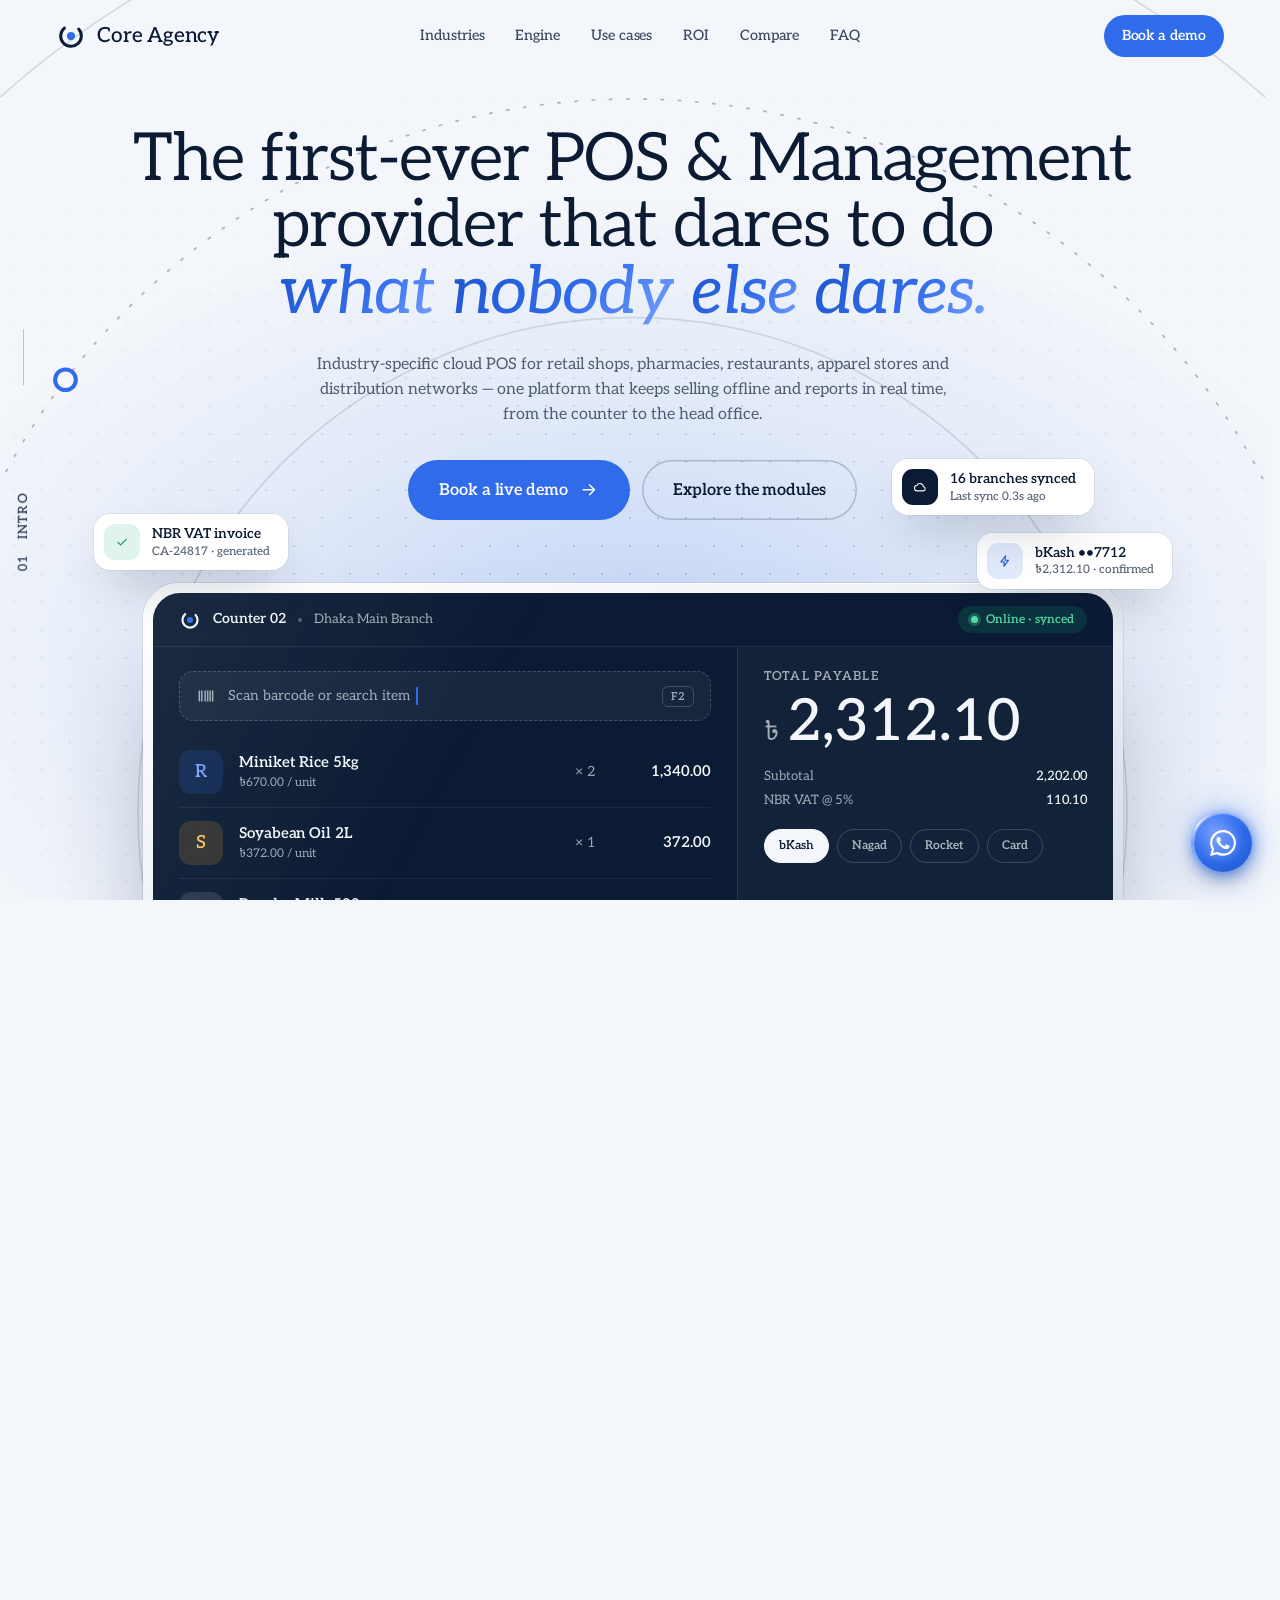
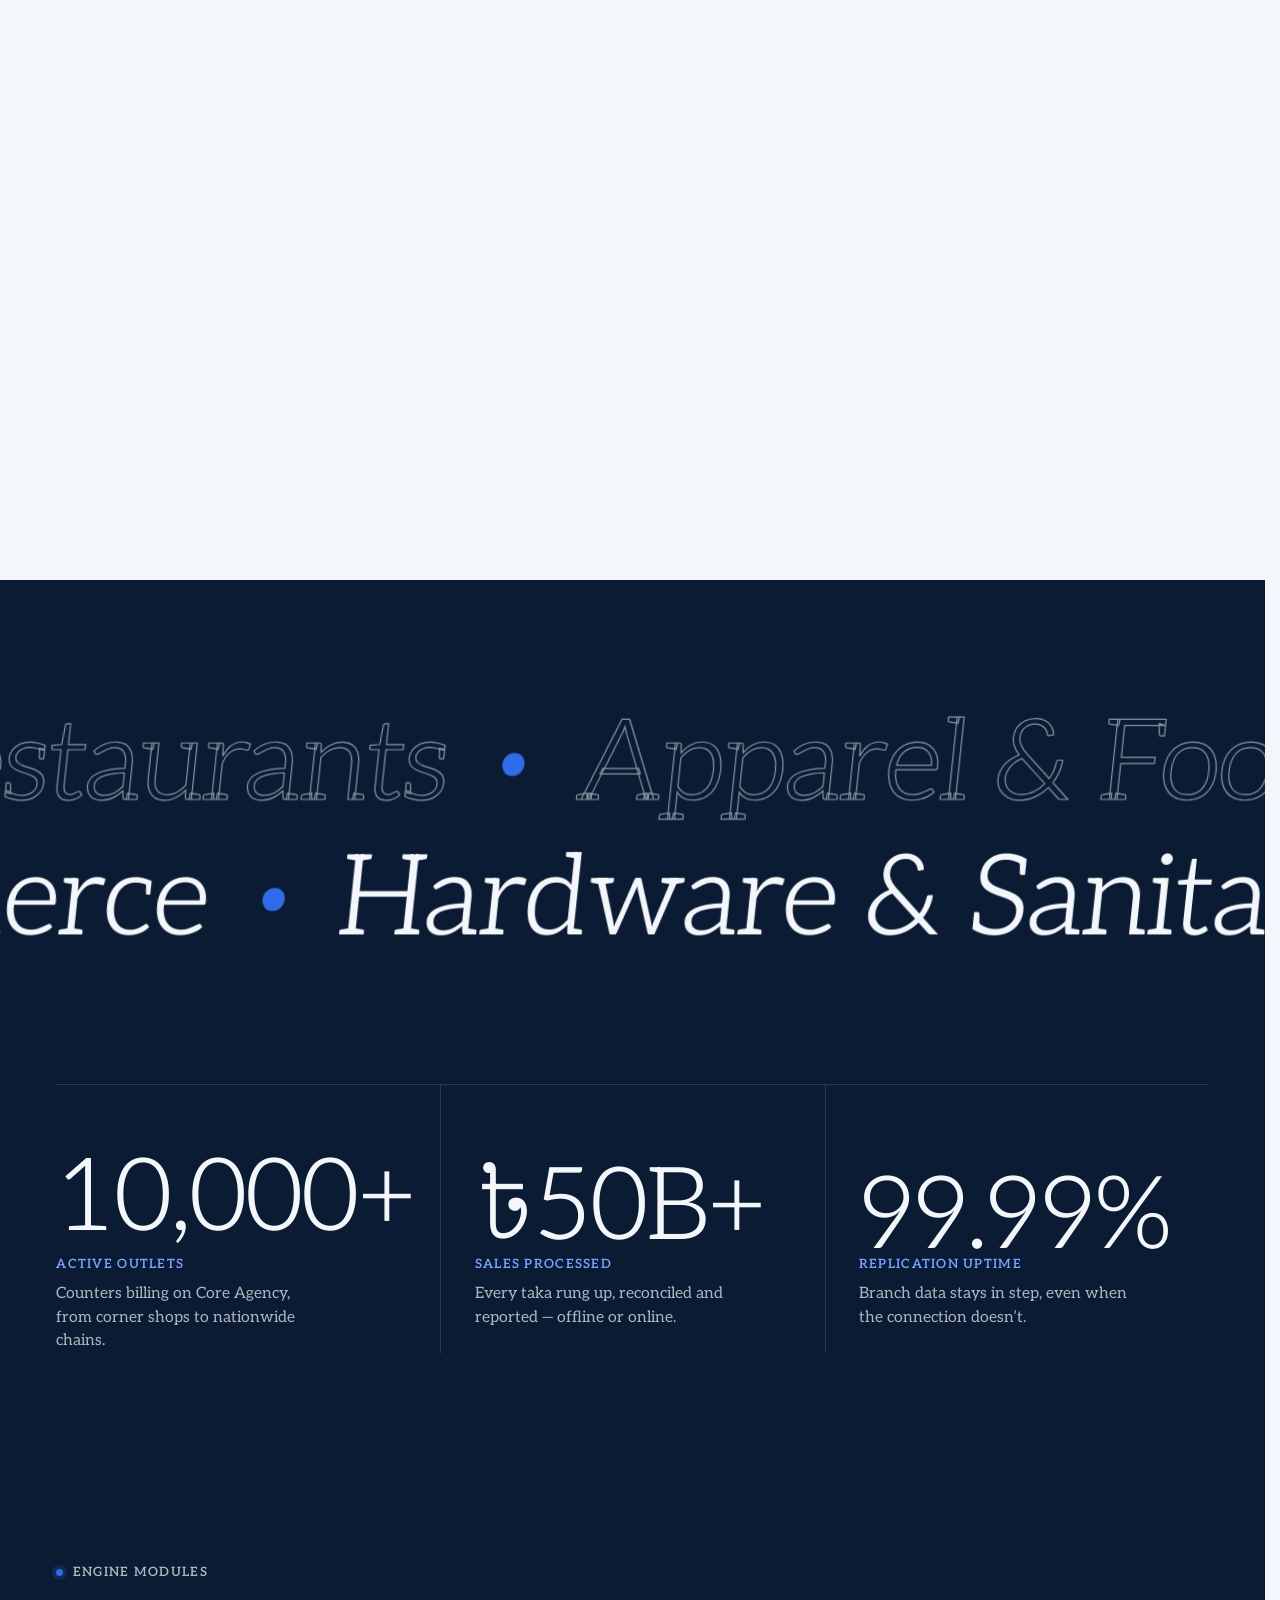
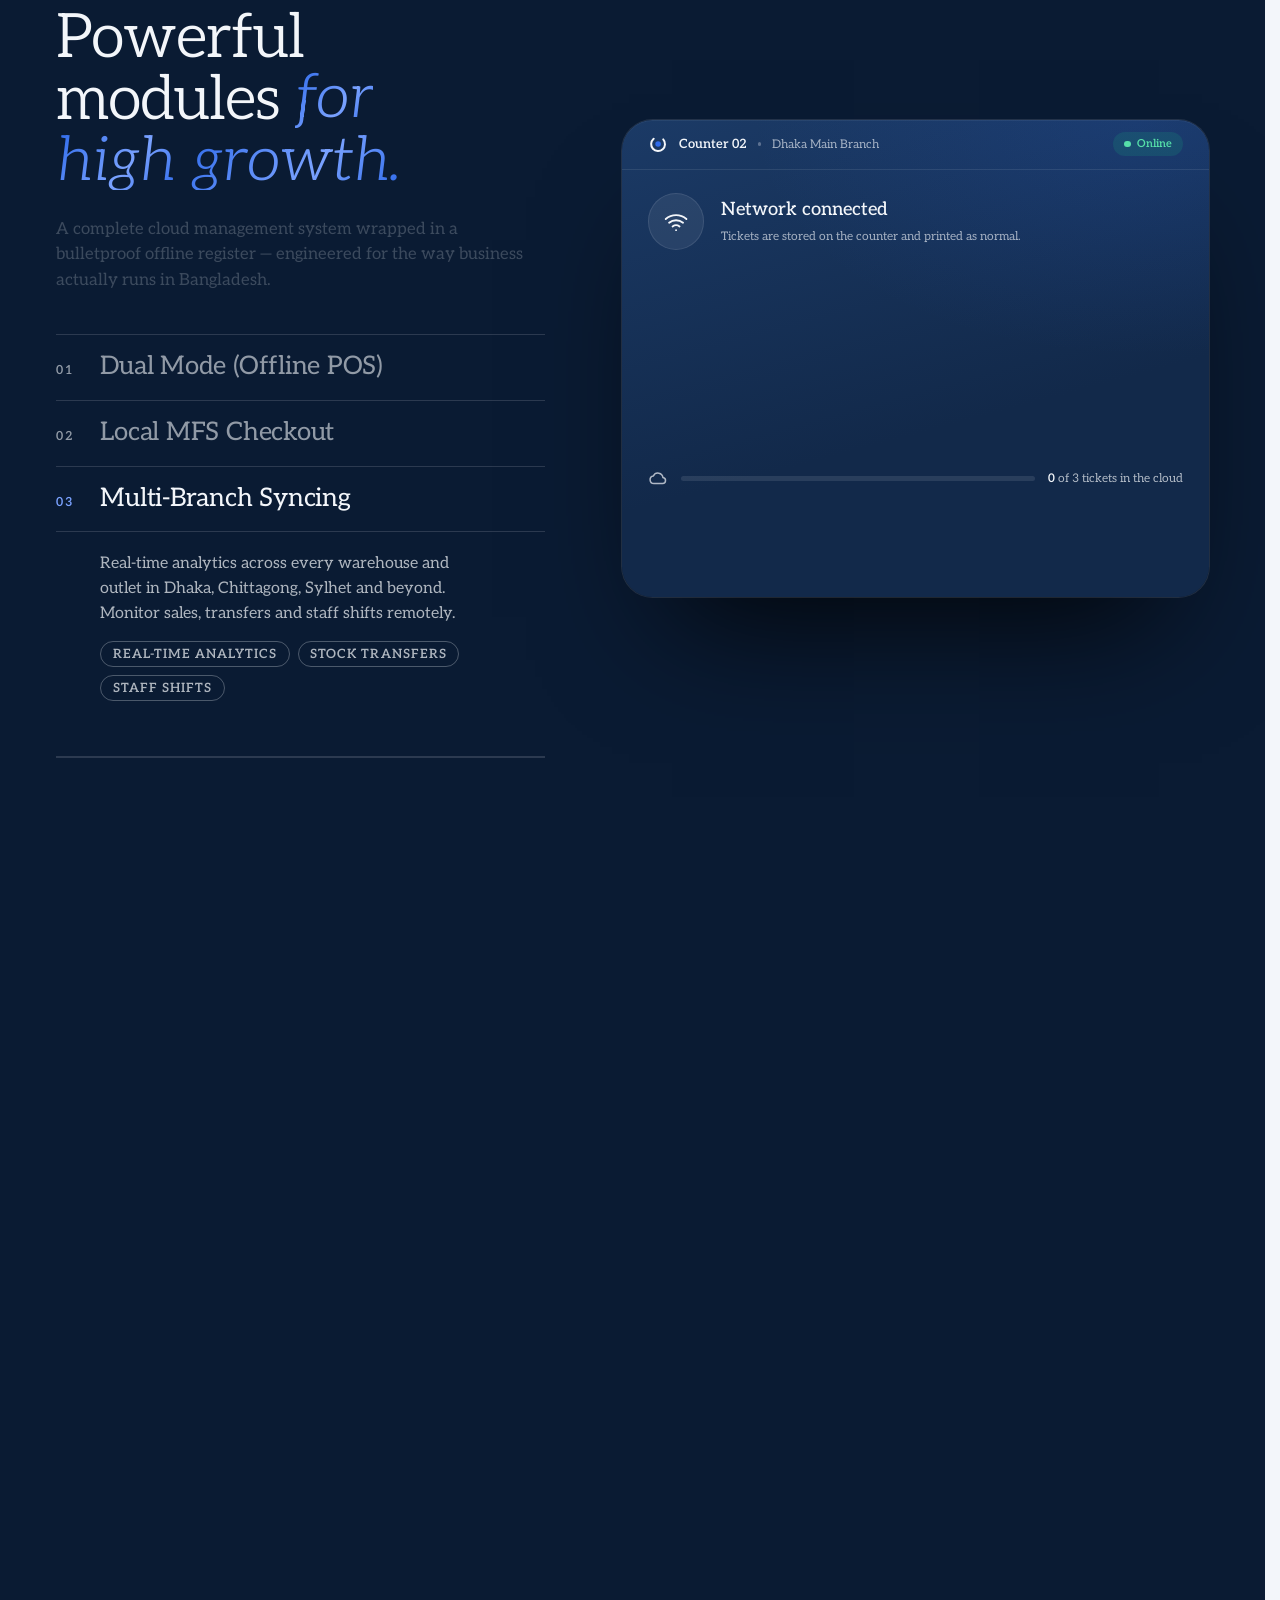
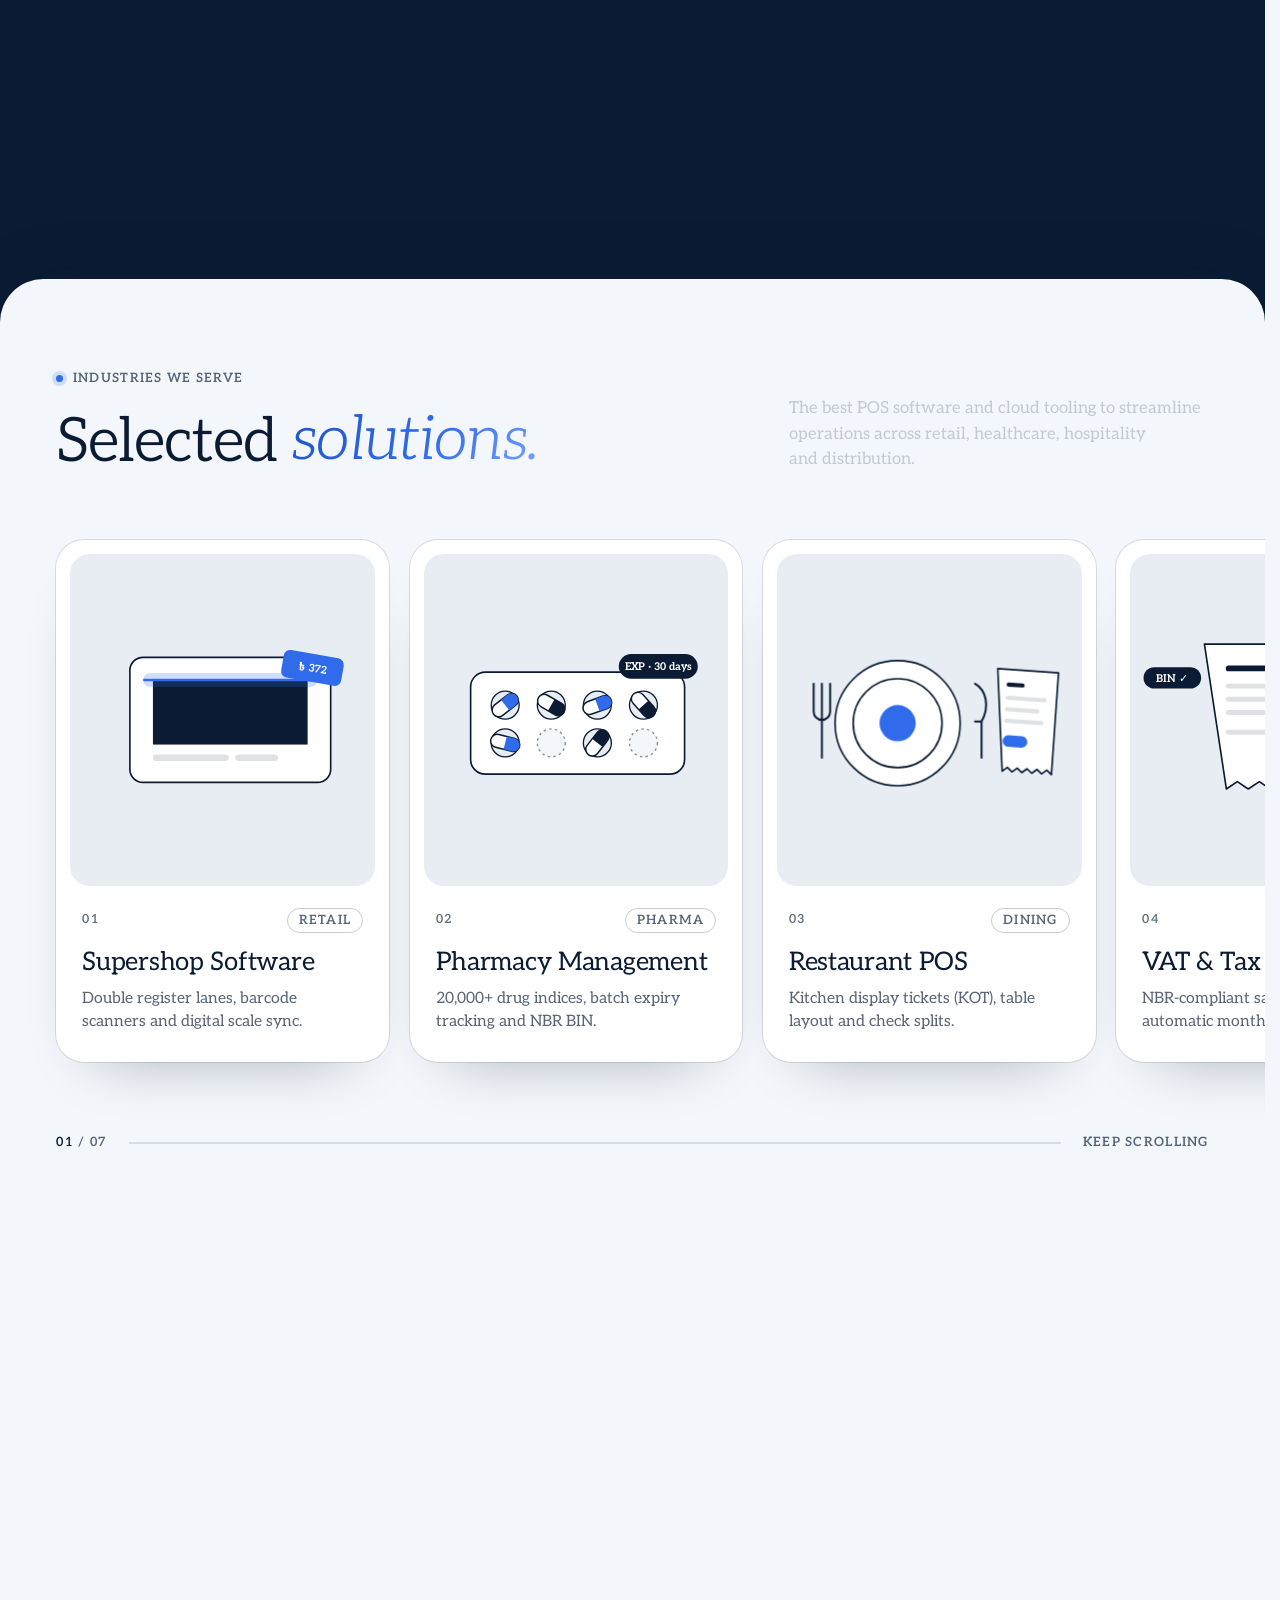
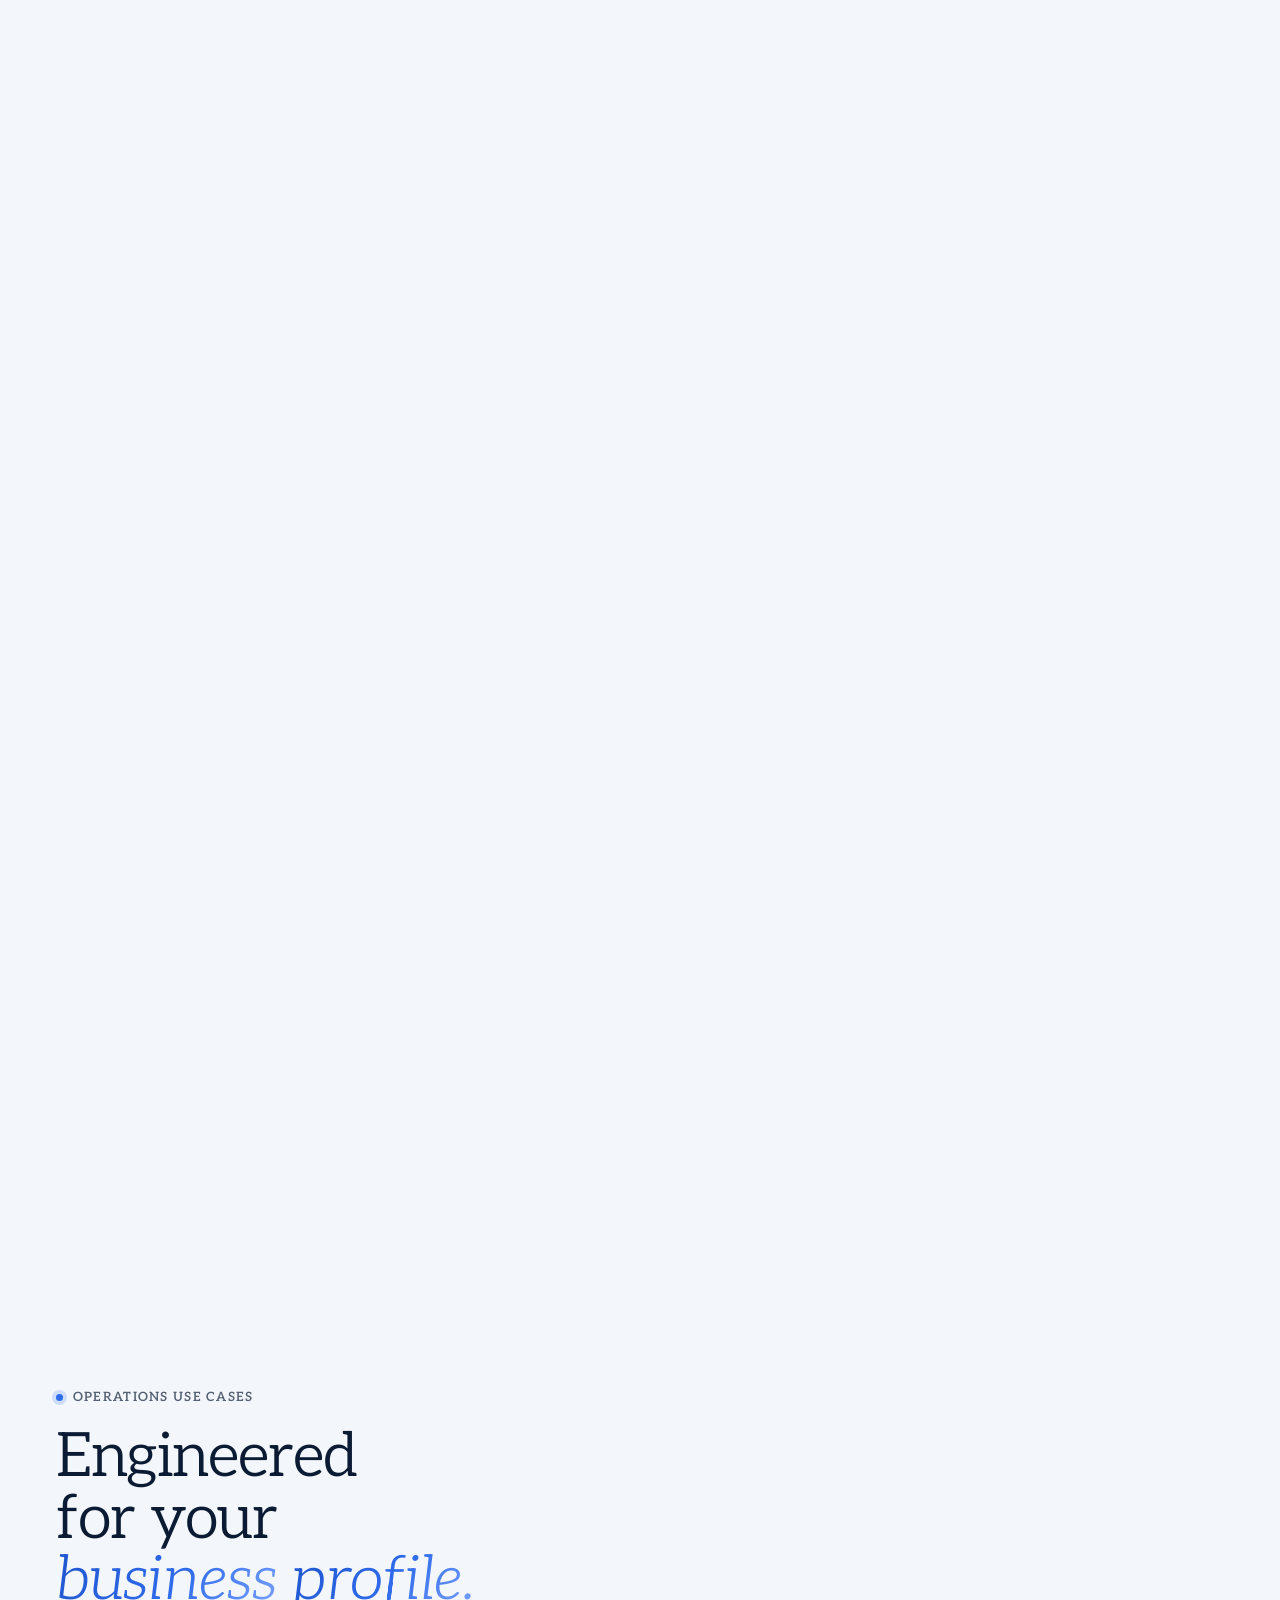
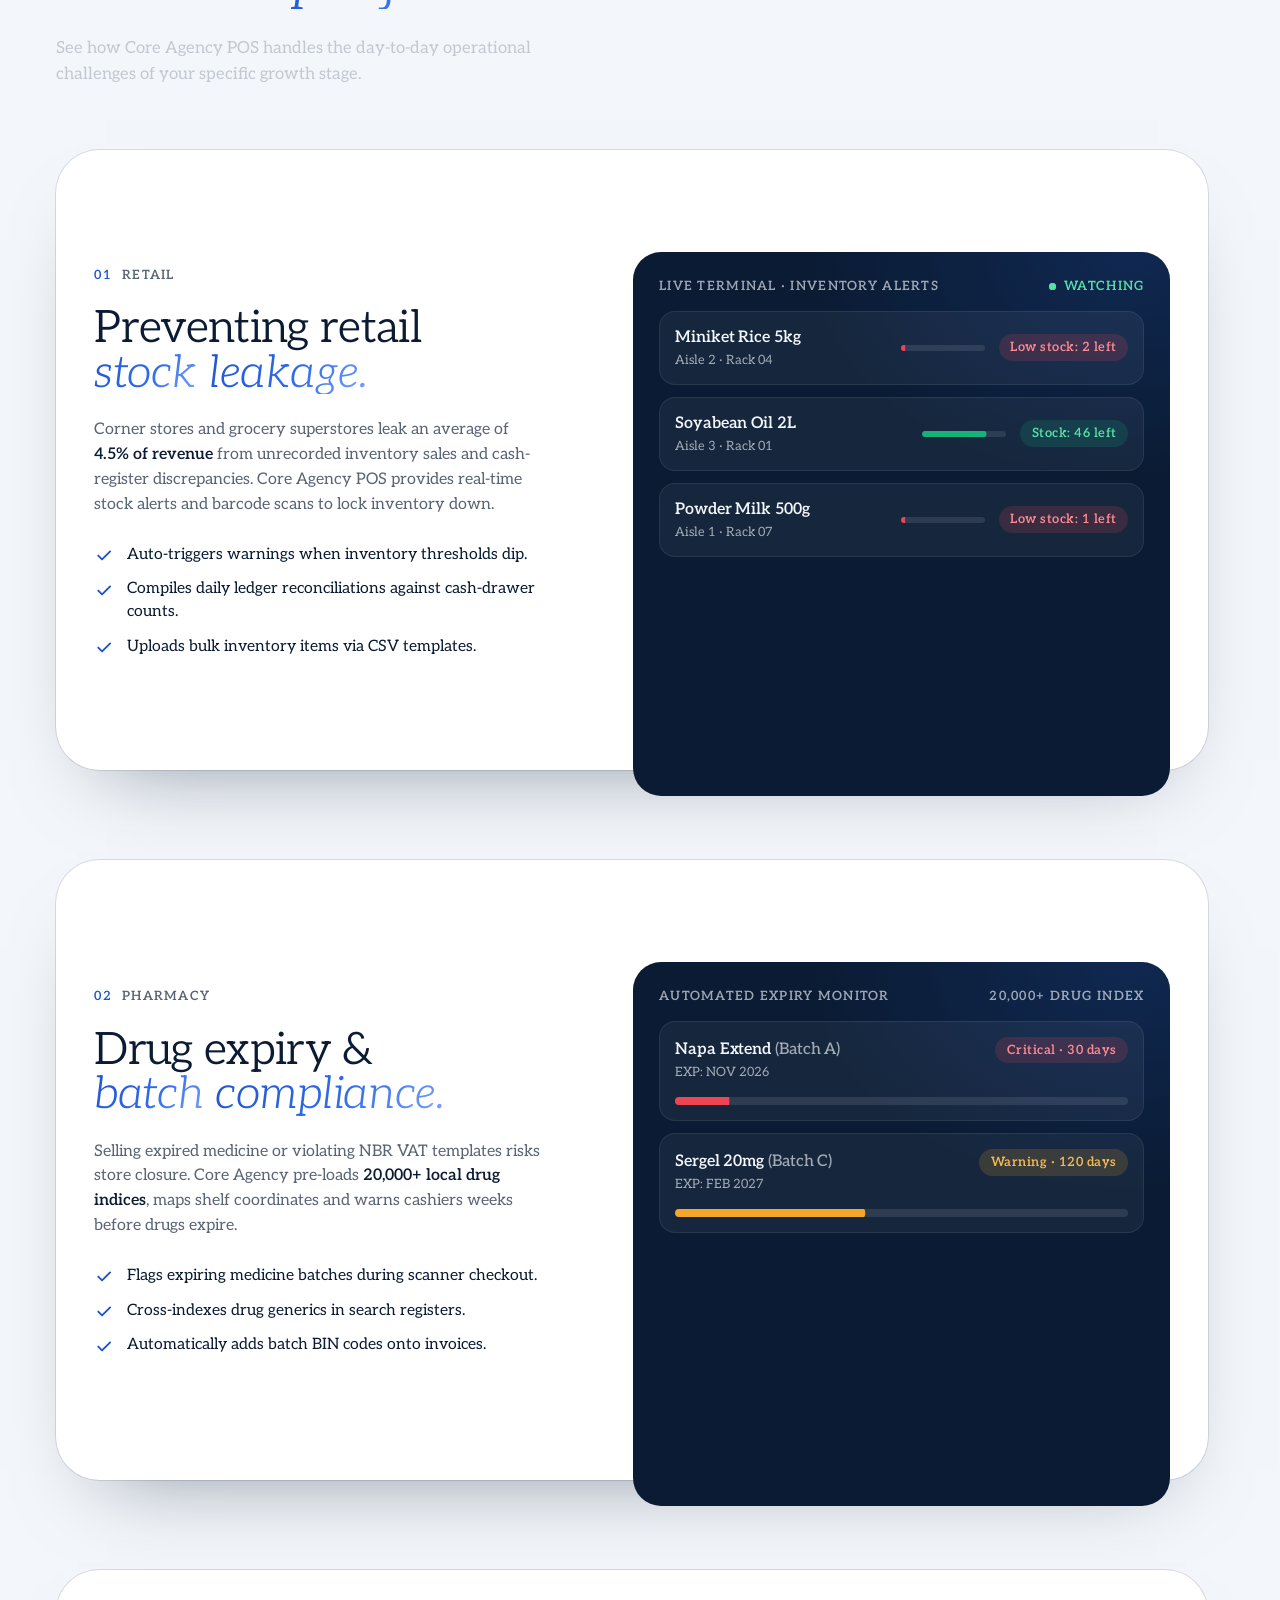
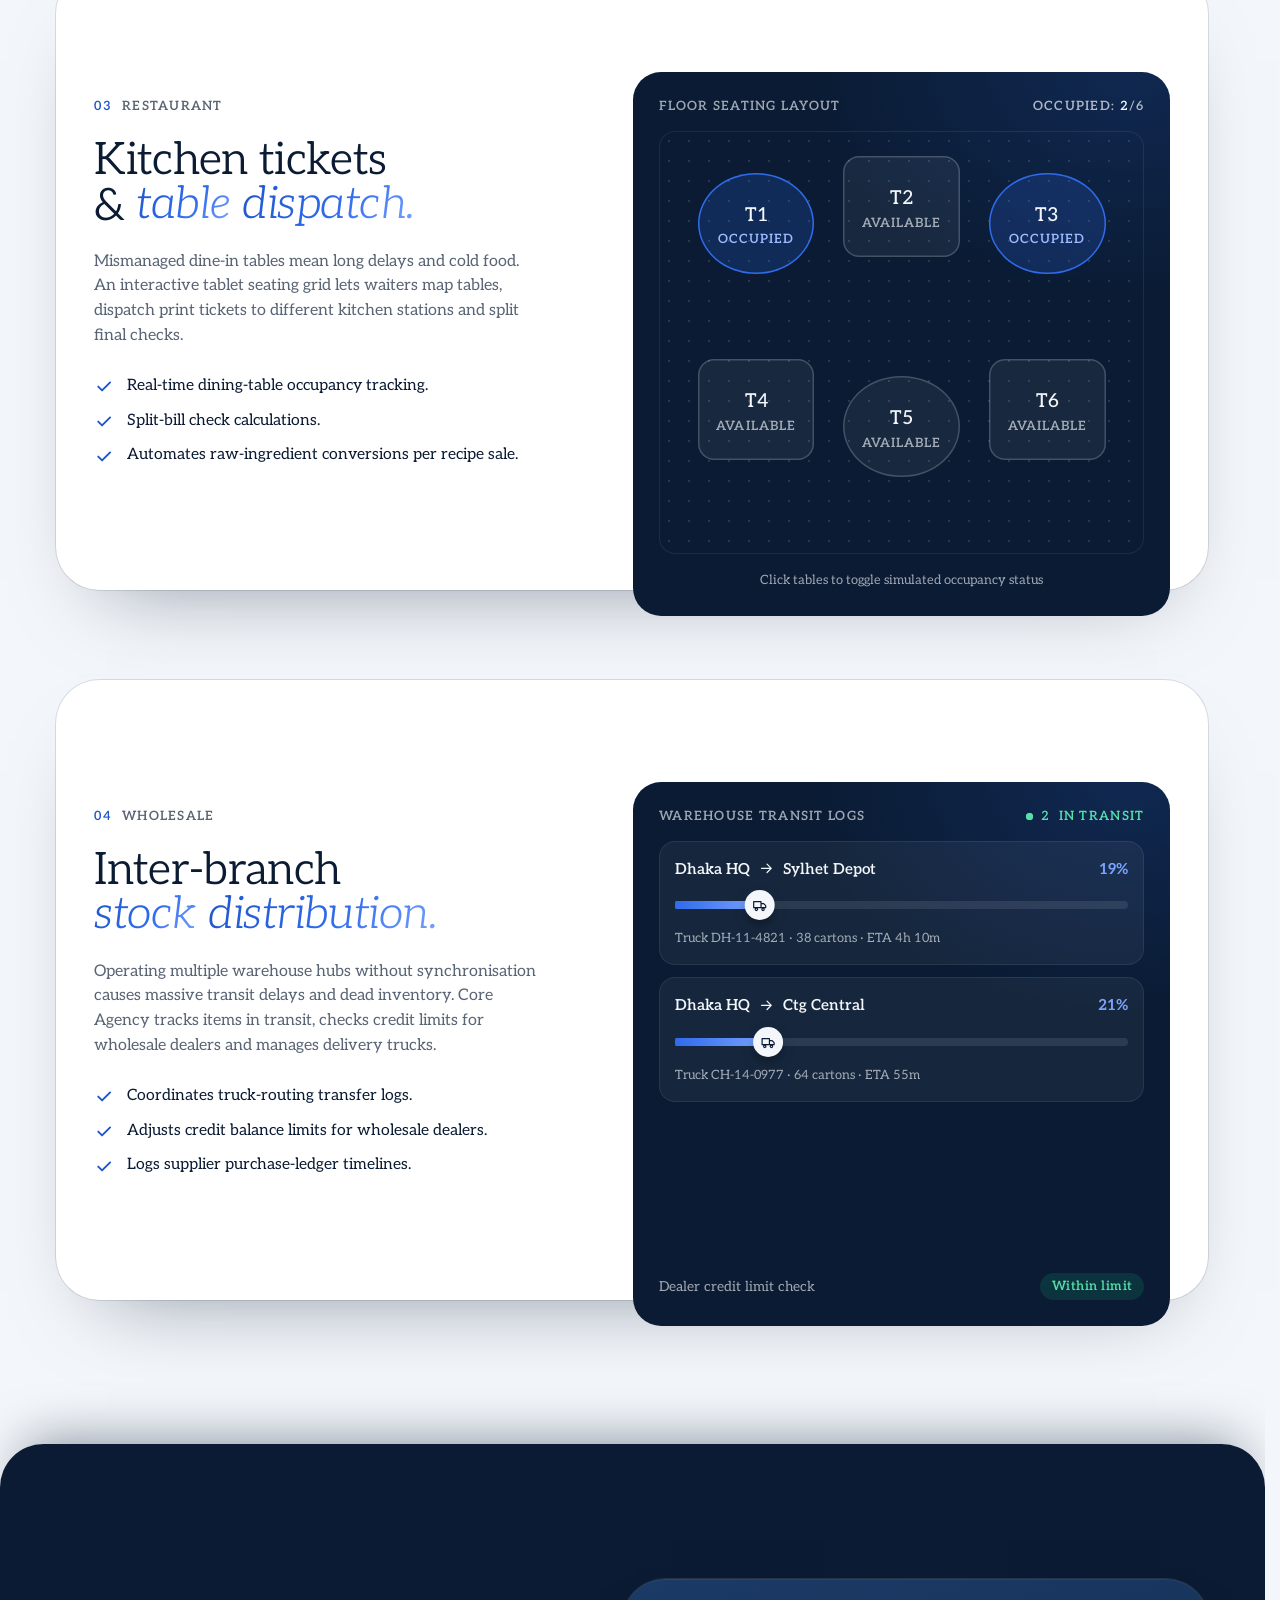
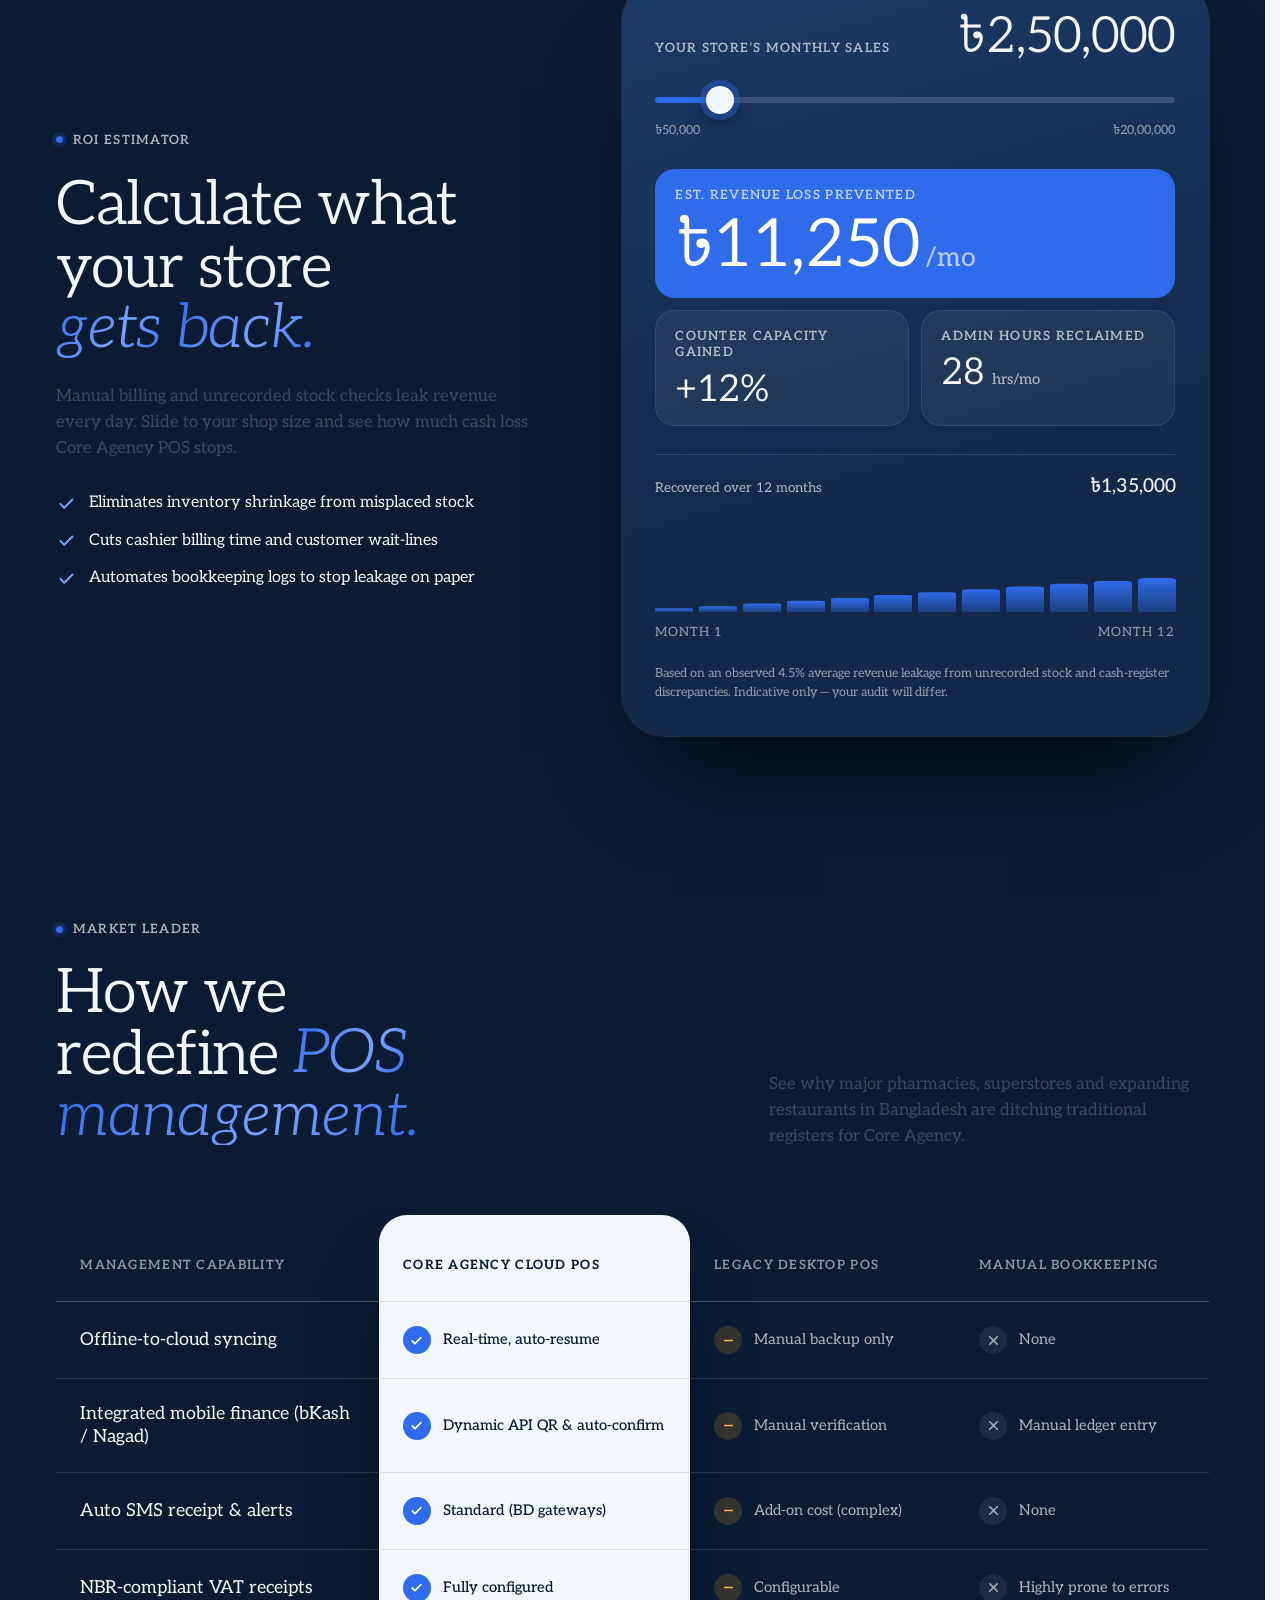
<file: index.html>
<!doctype html>
<html lang="en">
<head>
  <meta charset="utf-8">
  <meta name="viewport" content="width=device-width, initial-scale=1">
  <title>Core Agency — Intelligent cloud POS for Bangladesh</title>
  <meta name="description" content="Core Agency builds cloud POS for Bangladesh: an offline-first register, bKash and Nagad checkout, NBR VAT invoicing and real-time multi-branch sync for retail, pharmacy, restaurant and distribution businesses.">
  <link rel="canonical" href="https://coreagency.com.bd/">
  <meta name="robots" content="index, follow, max-image-preview:large">
  <meta name="theme-color" content="#f3f6fa">

  <!-- sharing (Facebook, WhatsApp, LinkedIn, X) -->
  <meta property="og:type" content="website">
  <meta property="og:site_name" content="Core Agency">
  <meta property="og:locale" content="en_BD">
  <meta property="og:url" content="https://coreagency.com.bd/">
  <meta property="og:title" content="Core Agency — Intelligent cloud POS for Bangladesh">
  <meta property="og:description" content="Offline-first POS with bKash &amp; Nagad checkout, NBR VAT invoicing and real-time multi-branch sync — built for retail, pharmacy, restaurant and distribution businesses in Bangladesh.">
  <meta property="og:image" content="https://coreagency.com.bd/assets/og-image.png">
  <meta property="og:image:width" content="1200">
  <meta property="og:image:height" content="630">
  <meta property="og:image:alt" content="Core Agency — Intelligent cloud POS for Bangladesh">
  <meta name="twitter:card" content="summary_large_image">
  <meta name="twitter:title" content="Core Agency — Intelligent cloud POS for Bangladesh">
  <meta name="twitter:description" content="Offline-first POS with bKash &amp; Nagad checkout, NBR VAT invoicing and real-time multi-branch sync.">
  <meta name="twitter:image" content="https://coreagency.com.bd/assets/og-image.png">

  <!-- icons -->
  <link rel="icon" href="assets/favicon.svg" type="image/svg+xml">
  <link rel="icon" href="assets/favicon-32.png" sizes="32x32" type="image/png">
  <link rel="apple-touch-icon" href="assets/apple-touch-icon.png">
  <link rel="manifest" href="site.webmanifest">

  <!-- the two faces the first screen needs; everything is self-hosted -->
  <link rel="preload" href="assets/fonts/aleo-latin-wght-normal.woff2" as="font" type="font/woff2" crossorigin>
  <link rel="preload" href="assets/fonts/aleo-latin-wght-italic.woff2" as="font" type="font/woff2" crossorigin>

  <script type="application/ld+json">
  {
    "@context": "https://schema.org",
    "@graph": [
      {
        "@type": "Organization",
        "@id": "https://coreagency.com.bd/#org",
        "name": "Core Agency",
        "url": "https://coreagency.com.bd/",
        "logo": "https://coreagency.com.bd/assets/apple-touch-icon.png"
      },
      {
        "@type": "SoftwareApplication",
        "name": "Core Agency POS",
        "applicationCategory": "BusinessApplication",
        "operatingSystem": "Web",
        "description": "Cloud POS for Bangladesh with an offline-first register, bKash and Nagad checkout, NBR VAT invoicing and real-time multi-branch sync.",
        "publisher": { "@id": "https://coreagency.com.bd/#org" },
        "areaServed": { "@type": "Country", "name": "Bangladesh" }
      }
    ]
  }
  </script>

  <script>document.documentElement.classList.add('js', 'is-loading');</script>
  <link rel="stylesheet" href="assets/css/base.css">
  <link rel="stylesheet" href="assets/css/hero.css">
  <link rel="stylesheet" href="assets/css/story.css">
  <link rel="stylesheet" href="assets/css/solutions.css">
  <link rel="stylesheet" href="assets/css/proof.css">
  <link rel="stylesheet" href="assets/css/close.css">
  <link rel="stylesheet" href="assets/css/fx.css">
</head>

<body>
  <!-- ============ SVG sprite ============ -->
  <svg width="0" height="0" style="position:absolute" aria-hidden="true" focusable="false">
    <defs>
      <symbol id="logo-mark" viewBox="0 0 32 32">
        <circle class="lm-ring" cx="16" cy="16" r="11" transform="rotate(-42 16 16)"/>
        <circle class="lm-dot" cx="16" cy="16" r="4.4"/>
      </symbol>
      <symbol id="i-arrow" viewBox="0 0 24 24"><path d="M5 12h14M13 6l6 6-6 6"/></symbol>
      <symbol id="i-arrow-ur" viewBox="0 0 24 24"><path d="M7 17 17 7M8 7h9v9"/></symbol>
      <symbol id="i-arrow-up" viewBox="0 0 24 24"><path d="M12 19V5M6 11l6-6 6 6"/></symbol>
      <symbol id="i-check" viewBox="0 0 24 24"><path d="m5 12.5 4.5 4.5L19 7.5"/></symbol>
      <symbol id="i-plus" viewBox="0 0 24 24"><path d="M12 5v14M5 12h14"/></symbol>
      <symbol id="i-x" viewBox="0 0 24 24"><path d="m6 6 12 12M18 6 6 18"/></symbol>
      <symbol id="i-dash" viewBox="0 0 24 24"><path d="M6 12h12"/></symbol>
      <symbol id="i-wifi" viewBox="0 0 24 24"><path d="M2.5 9.2a14.5 14.5 0 0 1 19 0M5.6 12.6a10 10 0 0 1 12.8 0M8.8 16a5.4 5.4 0 0 1 6.4 0"/><path d="M12 19.4h.01"/></symbol>
      <symbol id="i-barcode" viewBox="0 0 24 24"><path d="M4 6v12M7 6v12M11 6v12M14 6v12M17 6v12M20 6v12"/></symbol>
      <symbol id="i-printer" viewBox="0 0 24 24"><path d="M7 9V4h10v5M7 17H5a1 1 0 0 1-1-1v-5a2 2 0 0 1 2-2h12a2 2 0 0 1 2 2v5a1 1 0 0 1-1 1h-2"/><path d="M7 14h10v6H7z"/></symbol>
      <symbol id="i-cloud" viewBox="0 0 24 24"><path d="M7 18.5a4.5 4.5 0 0 1-.6-8.96 6 6 0 0 1 11.4 1.9A3.55 3.55 0 0 1 17.5 18.5z"/></symbol>
      <symbol id="i-truck" viewBox="0 0 24 24"><path d="M3 7h11v9H3zM14 10h4l3 3v3h-7"/><circle cx="7" cy="18.5" r="1.8"/><circle cx="17" cy="18.5" r="1.8"/></symbol>
      <symbol id="i-phone" viewBox="0 0 24 24"><path d="M5 4h3.6l1.8 4.6-2.3 1.4a11 11 0 0 0 5.9 5.9l1.4-2.3L20 15.4V19a1.6 1.6 0 0 1-1.7 1.6A16 16 0 0 1 3.4 5.7 1.6 1.6 0 0 1 5 4z"/></symbol>
      <symbol id="i-mail" viewBox="0 0 24 24"><rect x="3" y="5" width="18" height="14" rx="2"/><path d="m3.5 7 8.5 6 8.5-6"/></symbol>
      <symbol id="i-pin" viewBox="0 0 24 24"><path d="M12 21s7-6 7-11.3a7 7 0 0 0-14 0C5 15 12 21 12 21z"/><circle cx="12" cy="9.6" r="2.4"/></symbol>
      <symbol id="i-bolt" viewBox="0 0 24 24"><path d="M13 3 5 13.5h6L10 21l8-10.5h-6z"/></symbol>
      <!-- WhatsApp glyph from Simple Icons (CC0, simpleicons.org); a filled shape, so it is drawn with .icon--fill -->
      <symbol id="i-whatsapp" viewBox="0 0 24 24"><path d="M17.472 14.382c-.297-.149-1.758-.867-2.03-.967-.273-.099-.471-.148-.67.15-.197.297-.767.966-.94 1.164-.173.199-.347.223-.644.075-.297-.15-1.255-.463-2.39-1.475-.883-.788-1.48-1.761-1.653-2.059-.173-.297-.018-.458.13-.606.134-.133.298-.347.446-.52.149-.174.198-.298.298-.497.099-.198.05-.371-.025-.52-.075-.149-.669-1.612-.916-2.207-.242-.579-.487-.5-.669-.51-.173-.008-.371-.01-.57-.01-.198 0-.52.074-.792.372-.272.297-1.04 1.016-1.04 2.479 0 1.462 1.065 2.875 1.213 3.074.149.198 2.096 3.2 5.077 4.487.709.306 1.262.489 1.694.625.712.227 1.36.195 1.871.118.571-.085 1.758-.719 2.006-1.413.248-.694.248-1.289.173-1.413-.074-.124-.272-.198-.57-.347m-5.421 7.403h-.004a9.87 9.87 0 01-5.031-1.378l-.361-.214-3.741.982.998-3.648-.235-.374a9.86 9.86 0 01-1.51-5.26c.001-5.45 4.436-9.884 9.888-9.884 2.64 0 5.122 1.03 6.988 2.898a9.825 9.825 0 012.893 6.994c-.003 5.45-4.437 9.884-9.885 9.884m8.413-18.297A11.815 11.815 0 0012.05 0C5.495 0 .16 5.335.157 11.892c0 2.096.547 4.142 1.588 5.945L.057 24l6.305-1.654a11.882 11.882 0 005.683 1.448h.005c6.554 0 11.89-5.335 11.893-11.893a11.821 11.821 0 00-3.48-8.413Z"/></symbol>
      <symbol id="i-alert" viewBox="0 0 24 24"><path d="M12 4 2.8 19.5h18.4zM12 10v4.5M12 17.2h.01"/></symbol>
    </defs>
  </svg>

  <a class="skip" href="#main">Skip to content</a>

  <!-- ============ Preloader ============ -->
  <div class="preloader" aria-hidden="true">
    <div class="preloader__inner">
      <svg class="preloader__mark" viewBox="0 0 64 64" fill="none">
        <circle class="pl-ring" cx="32" cy="32" r="22" transform="rotate(-42 32 32)"/>
        <circle class="pl-dot" cx="32" cy="32" r="8.8"/>
      </svg>
      <p class="preloader__word"><span>Core</span> <span>Agency</span></p>
    </div>
    <div class="preloader__meta">
      <span>Intelligent cloud POS</span>
      <span class="preloader__count"><b data-count>00</b>%</span>
    </div>
  </div>

  <!-- ============ Header ============ -->
  <header class="header" data-theme="light">
    <div class="header__bar">
      <a class="brand" href="#top" aria-label="Core Agency — back to top">
        <svg class="brand__mark" aria-hidden="true"><use href="#logo-mark"/></svg>
        <span class="brand__name">Core Agency</span>
      </a>

      <nav class="nav" aria-label="Primary">
        <a href="#industries">Industries</a>
        <a href="#engine">Engine</a>
        <a href="#use-cases">Use cases</a>
        <a href="#roi">ROI</a>
        <a href="#compare">Compare</a>
        <a href="#faq">FAQ</a>
      </nav>

      <div class="header__actions">
        <a class="btn btn--accent btn--sm" href="#demo" data-magnetic data-roll>Book a demo</a>
        <button class="burger" type="button" aria-expanded="false" aria-controls="menu" aria-label="Open menu">
          <span class="burger__label" aria-hidden="true"><span>Menu</span><span>Close</span></span>
          <span class="burger__icon" aria-hidden="true"><i></i><i></i></span>
        </button>
      </div>
    </div>
  </header>

  <div class="menu" id="menu" aria-hidden="true">
    <nav class="menu__nav" aria-label="Mobile">
      <a href="#industries"><span>01</span>Industries</a>
      <a href="#engine"><span>02</span>Engine modules</a>
      <a href="#use-cases"><span>03</span>Use cases</a>
      <a href="#roi"><span>04</span>ROI</a>
      <a href="#compare"><span>05</span>Compare</a>
      <a href="#faq"><span>06</span>FAQ</a>
    </nav>
    <div class="menu__foot">
      <a class="btn btn--accent" href="#demo" data-roll>Book a live demo</a>
      <p><a href="tel:+8801700998877">+880 1700-998877</a><br><a href="mailto:hello@coreagency.com.bd">hello@coreagency.com.bd</a></p>
    </div>
  </div>

  <div class="hud" aria-hidden="true">
    <span class="hud__num"><b>01</b></span>
    <span class="hud__label"><b>Intro</b></span>
    <span class="hud__line"><i></i></span>
  </div>

  <main id="main">

    <!-- ============================================================
         INTRO SCENE  ·  hero  →  iris  →  philosophy
         ============================================================ -->
    <div class="intro" id="top" data-hud="Intro">

      <section class="hero" aria-labelledby="hero-title">
        <div class="hero__grid" aria-hidden="true"></div>
        <div class="hero__glow" aria-hidden="true"></div>
        <canvas class="hero__rings" data-rings aria-hidden="true"></canvas>

        <div class="hero__copy" data-hero-copy>
          <h1 class="hero__title" id="hero-title">
            <span class="ln">The first-ever <span class="nb">POS &amp;</span> Management</span>
            <span class="ln">provider that dares to do</span>
            <span class="ln ln--serif"><span class="serif">what nobody else dares.</span></span>
          </h1>
          <p class="hero__lead">Industry-specific cloud POS for retail shops, pharmacies, restaurants, apparel stores and distribution networks — one platform that keeps selling offline and reports in real time, from the counter to the head office.</p>
          <div class="hero__cta">
            <a class="btn btn--accent btn--lg" href="#demo" data-magnetic data-roll>Book a live demo <svg class="icon" aria-hidden="true"><use href="#i-arrow"/></svg></a>
            <a class="btn btn--ghost btn--lg" href="#engine" data-magnetic data-roll>Explore the modules</a>
          </div>
        </div>

        <div class="hero__stage">
          <div class="dev" data-dev>
            <div class="dev__in" data-dev-in>
              <div class="device" data-device>
                <div class="device__ui">
                  <div class="device__frame">
                    <div class="pos" data-pos>
                      <header class="pos__bar">
                        <div class="pos__id">
                          <svg class="pos__mark" aria-hidden="true"><use href="#logo-mark"/></svg>
                          <b>Counter 02</b><i></i><span>Dhaka Main Branch</span>
                        </div>
                        <div class="pos__net"><span class="pos__net-dot"></span><span>Online · synced</span></div>
                      </header>

                      <div class="pos__body">
                        <section class="pos__cart" aria-label="Cart">
                          <div class="pos__scan">
                            <svg class="icon" aria-hidden="true"><use href="#i-barcode"/></svg>
                            <span>Scan barcode or search item</span>
                            <i class="pos__caret"></i>
                            <kbd>F2</kbd>
                          </div>
                          <ol class="pos__lines" data-pos-lines>
                            <li class="pl"><span class="pl__thumb pl__thumb--a">R</span><span class="pl__name"><b>Miniket Rice 5kg</b><small>৳670.00 / unit</small></span><span class="pl__qty">× 2</span><span class="pl__amt">1,340.00</span></li>
                            <li class="pl"><span class="pl__thumb pl__thumb--b">S</span><span class="pl__name"><b>Soyabean Oil 2L</b><small>৳372.00 / unit</small></span><span class="pl__qty">× 1</span><span class="pl__amt">372.00</span></li>
                            <li class="pl"><span class="pl__thumb pl__thumb--c">P</span><span class="pl__name"><b>Powder Milk 500g</b><small>৳490.00 / unit</small></span><span class="pl__qty">× 1</span><span class="pl__amt">490.00</span></li>
                          </ol>
                        </section>

                        <aside class="pos__pay" aria-label="Payment">
                          <small class="pos__cap">Total payable</small>
                          <div class="pos__total"><span>৳</span><b data-pos-total>2,312.10</b></div>
                          <dl class="pos__sum">
                            <div><dt>Subtotal</dt><dd data-pos-sub>2,202.00</dd></div>
                            <div><dt>NBR VAT @ 5%</dt><dd data-pos-vat>110.10</dd></div>
                          </dl>
                          <ul class="pos__methods">
                            <li class="is-on">bKash</li><li>Nagad</li><li>Rocket</li><li>Card</li>
                          </ul>
                          <div class="pos__charge" data-pos-charge>Charge ৳ <span data-pos-total-b>2,312.10</span></div>
                        </aside>
                      </div>

                      <div class="pos__paid" data-pos-paid>
                        <span class="pos__paid-ico"><svg class="icon" aria-hidden="true"><use href="#i-check"/></svg></span>
                        <span><b>Paid · bKash ••7712</b><small>VAT invoice CA-24817 · e-receipt sent by SMS · ধন্যবাদ</small></span>
                      </div>
                    </div>
                  </div>
                </div>

                <div class="chip chip--a" data-chip>
                  <span class="chip__ico chip__ico--ok"><svg class="icon" aria-hidden="true"><use href="#i-check"/></svg></span>
                  <span><b>NBR VAT invoice</b><small>CA-24817 · generated</small></span>
                </div>
                <div class="chip chip--b" data-chip>
                  <span class="chip__ico chip__ico--acc"><svg class="icon" aria-hidden="true"><use href="#i-bolt"/></svg></span>
                  <span><b>bKash ••7712</b><small>৳2,312.10 · confirmed</small></span>
                </div>
                <div class="chip chip--c" data-chip>
                  <span class="chip__ico chip__ico--ink"><svg class="icon" aria-hidden="true"><use href="#i-cloud"/></svg></span>
                  <span><b>16 branches synced</b><small>Last sync 0.3s ago</small></span>
                </div>
              </div>
            </div>
          </div>
        </div>
      </section>

      <div class="intro__iris" data-iris aria-hidden="true"></div>

      <section class="philosophy" id="philosophy" aria-labelledby="philosophy-title">
        <svg class="philosophy__rings" viewBox="0 0 1400 1400" aria-hidden="true" focusable="false">
          <circle cx="700" cy="700" r="260"/><circle cx="700" cy="700" r="420"/><circle cx="700" cy="700" r="590"/><circle cx="700" cy="700" r="780"/><circle cx="700" cy="700" r="990"/>
        </svg>
        <div class="philosophy__inner">
          <p class="eyebrow eyebrow--inv"><span class="eyebrow__dot"></span>Core philosophy</p>
          <h2 class="philosophy__text" id="philosophy-title" data-words>Retail shouldn’t be held back by <em>dropped connections</em> or tangled spreadsheets. We build cloud POS that pairs <em>bulletproof offline speed</em> with <em>real-time financial intelligence</em> — made for the merchants of Bangladesh.</h2>
        </div>
      </section>
    </div>

    <!-- ============================================================
         CHAPTER 1  ·  ink  ·  marquee · numbers · engine
         ============================================================ -->
    <div class="chapter chapter--ink" data-theme="dark">

      <section class="marquee" aria-label="Industries we serve" data-hud="Industries served">
        <div class="marquee__row" data-marquee="-1">
          <div class="marquee__track">
            <span>Superstores</span><i></i><span>Pharmacies</span><i></i><span>Restaurants</span><i></i><span>Apparel &amp; Footwear</span><i></i>
          </div>
        </div>
        <div class="marquee__row marquee__row--alt" data-marquee="1">
          <div class="marquee__track">
            <span>Bakeries</span><i></i><span>Distribution Depots</span><i></i><span>E-commerce</span><i></i><span>Hardware &amp; Sanitary</span><i></i>
          </div>
        </div>
      </section>

      <section class="stats" id="numbers" aria-label="Core Agency in numbers" data-hud="Numbers">
        <ul class="stats__grid">
          <li class="stat" data-reveal>
            <b class="stat__num" data-count="10000" data-suffix="+">10,000+</b>
            <span class="stat__label">Active outlets</span>
            <p>Counters billing on Core Agency, from corner shops to nationwide chains.</p>
          </li>
          <li class="stat" data-reveal>
            <b class="stat__num" data-count="50" data-prefix="৳" data-suffix="B+">৳50B+</b>
            <span class="stat__label">Sales processed</span>
            <p>Every taka rung up, reconciled and reported — offline or online.</p>
          </li>
          <li class="stat" data-reveal>
            <b class="stat__num" data-count="99.99" data-decimals="2" data-suffix="%">99.99%</b>
            <span class="stat__label">Replication uptime</span>
            <p>Branch data stays in step, even when the connection doesn’t.</p>
          </li>
        </ul>
      </section>

      <section class="engine" id="engine" aria-labelledby="engine-title" data-engine data-hud="Engine modules">
        <div class="engine__grid">
          <div class="engine__copy">
            <p class="eyebrow eyebrow--inv"><span class="eyebrow__dot"></span>Engine modules</p>
            <h2 class="h2" id="engine-title" data-split>Powerful modules <span class="serif">for high growth.</span></h2>
            <p class="lead">A complete cloud management system wrapped in a bulletproof offline register — engineered for the way business actually runs in Bangladesh.</p>

            <ol class="steps" data-steps>
              <li class="step is-active" data-step="0">
                <button class="step__head" type="button" aria-expanded="true" aria-controls="step-body-0">
                  <span class="step__num">01</span><span class="step__title">Dual Mode (Offline POS)</span>
                </button>
                <div class="step__body" id="step-body-0"><div>
                  <p>Local internet down? No problem. Ring up sales, scan items and print tickets fully offline. The system auto-syncs to the cloud the millisecond the connection returns.</p>
                  <ul class="tags"><li>Offline-first</li><li>Auto-sync</li><li>Zero counter halts</li></ul>
                </div></div>
              </li>
              <li class="step" data-step="1">
                <button class="step__head" type="button" aria-expanded="false" aria-controls="step-body-1">
                  <span class="step__num">02</span><span class="step__title">Local MFS Checkout</span>
                </button>
                <div class="step__body" id="step-body-1"><div>
                  <p>Native integration with bKash Merchant API, Nagad, Rocket and Visa/Mastercard. Auto-reconcile every transaction and generate payment confirmation links instantly.</p>
                  <ul class="tags"><li>bKash</li><li>Nagad</li><li>Rocket</li><li>Cards</li></ul>
                </div></div>
              </li>
              <li class="step" data-step="2">
                <button class="step__head" type="button" aria-expanded="false" aria-controls="step-body-2">
                  <span class="step__num">03</span><span class="step__title">Multi-Branch Syncing</span>
                </button>
                <div class="step__body" id="step-body-2"><div>
                  <p>Real-time analytics across every warehouse and outlet in Dhaka, Chittagong, Sylhet and beyond. Monitor sales, transfers and staff shifts remotely.</p>
                  <ul class="tags"><li>Real-time analytics</li><li>Stock transfers</li><li>Staff shifts</li></ul>
                </div></div>
              </li>
            </ol>
            <div class="engine__progress" aria-hidden="true"><i data-engine-bar></i></div>
          </div>

          <div class="engine__visual">
          <div class="stage" data-stage aria-hidden="true">
            <div class="stage__frame">
              <div class="stage__in">
                <header class="stage__bar">
                  <div class="stage__where">
                    <svg class="stage__mark"><use href="#logo-mark"/></svg>
                    <b>Counter 02</b><i></i><span>Dhaka Main Branch</span>
                  </div>
                  <div class="stage__net">
                    <span class="net net--on"><i></i>Online</span>
                    <span class="net net--off"><i></i>Offline</span>
                  </div>
                </header>

                <div class="stage__panels">

                  <!-- panel 1 · offline -->
                  <section class="panel panel--offline" data-panel="0" data-label="01 · Dual Mode">
                    <div class="off__top">
                      <div class="off__icon">
                        <svg class="icon off__wifi"><use href="#i-wifi"/></svg>
                        <span class="off__slash"></span>
                      </div>
                      <div class="off__text">
                        <p class="off__title">
                          <span class="t t--on">Network connected</span>
                          <span class="t t--off">Connection lost — still selling</span>
                          <span class="t t--sync">Back online — syncing</span>
                        </p>
                        <p class="off__sub">Tickets are stored on the counter and printed as normal.</p>
                      </div>
                    </div>
                    <ul class="tickets">
                      <li class="tk"><span class="tk__ico"><svg class="icon"><use href="#i-printer"/></svg></span><span class="tk__id">CA-24818</span><span class="tk__meta">3 items</span><span class="tk__amt">৳1,420.00</span><span class="tk__st"><i class="st st--q">Queued</i><i class="st st--s"><svg class="icon"><use href="#i-check"/></svg>Synced</i></span></li>
                      <li class="tk"><span class="tk__ico"><svg class="icon"><use href="#i-printer"/></svg></span><span class="tk__id">CA-24819</span><span class="tk__meta">7 items</span><span class="tk__amt">৳3,086.50</span><span class="tk__st"><i class="st st--q">Queued</i><i class="st st--s"><svg class="icon"><use href="#i-check"/></svg>Synced</i></span></li>
                      <li class="tk"><span class="tk__ico"><svg class="icon"><use href="#i-printer"/></svg></span><span class="tk__id">CA-24820</span><span class="tk__meta">2 items</span><span class="tk__amt">৳640.00</span><span class="tk__st"><i class="st st--q">Queued</i><i class="st st--s"><svg class="icon"><use href="#i-check"/></svg>Synced</i></span></li>
                    </ul>
                    <div class="off__cloud">
                      <svg class="icon"><use href="#i-cloud"/></svg>
                      <div class="off__bar"><i data-sync-bar></i></div>
                      <span class="off__count"><b data-sync-count>0</b> of 3 tickets in the cloud</span>
                    </div>
                  </section>

                  <!-- panel 2 · checkout -->
                  <section class="panel panel--pay" data-panel="1" data-label="02 · Local MFS Checkout">
                    <div class="pay__grid">
                      <div class="qr">
                        <div class="qr__code">
                          <svg class="qr__svg" viewBox="0 0 29 29" shape-rendering="crispEdges" data-qr></svg>
                          <i class="qr__scan"></i>
                        </div>
                        <p>Dynamic QR · <b>৳2,312.10</b></p>
                      </div>
                      <div class="pay__side">
                        <p class="pay__label">Pay with</p>
                        <ul class="pay__methods">
                          <li class="pm"><span class="pm__hl"></span><span class="pm__name">bKash</span><i><b></b></i></li>
                          <li class="pm"><span class="pm__hl"></span><span class="pm__name">Nagad</span><i><b></b></i></li>
                          <li class="pm"><span class="pm__hl"></span><span class="pm__name">Rocket</span><i><b></b></i></li>
                          <li class="pm"><span class="pm__hl"></span><span class="pm__name">Visa / Mastercard</span><i><b></b></i></li>
                        </ul>
                      </div>
                    </div>
                    <div class="pay__results">
                      <div class="res res--ok">
                        <span class="res__ico"><svg class="icon"><use href="#i-check"/></svg></span>
                        <div><b>Payment confirmed</b><small>bKash ••7712 · ৳2,312.10</small></div>
                        <span class="res__tag">Instant</span>
                      </div>
                      <div class="res res--ledger">
                        <span class="res__ico res__ico--ink"><svg class="icon"><use href="#i-check"/></svg></span>
                        <div><b>Reconciled to ledger</b><small>Order CA-24817 · NBR VAT ৳110.10</small></div>
                        <span class="res__tag">Matched</span>
                      </div>
                    </div>
                  </section>

                  <!-- panel 3 · network -->
                  <section class="panel panel--net" data-panel="2" data-label="03 · Multi-Branch Syncing">
                    <div class="net__grid">
                      <div class="net__map">
                        <svg class="netsvg" viewBox="0 0 380 420" focusable="false">
                          <g class="lks">
                            <line class="lk" x1="199" y1="232" x2="101" y2="54"/>
                            <line class="lk" x1="199" y1="232" x2="198" y2="145"/>
                            <line class="lk" x1="199" y1="232" x2="322" y2="131"/>
                            <line class="lk" x1="199" y1="232" x2="47" y2="180"/>
                            <line class="lk" x1="199" y1="232" x2="127" y2="323"/>
                            <line class="lk" x1="199" y1="232" x2="196" y2="334"/>
                            <line class="lk" x1="199" y1="232" x2="314" y2="365"/>
                          </g>
                          <g class="pls">
                            <line class="pl-l" x1="199" y1="232" x2="101" y2="54" pathLength="1"/>
                            <line class="pl-l" x1="199" y1="232" x2="198" y2="145" pathLength="1"/>
                            <line class="pl-l" x1="199" y1="232" x2="322" y2="131" pathLength="1"/>
                            <line class="pl-l" x1="199" y1="232" x2="47" y2="180" pathLength="1"/>
                            <line class="pl-l" x1="199" y1="232" x2="127" y2="323" pathLength="1"/>
                            <line class="pl-l" x1="199" y1="232" x2="196" y2="334" pathLength="1"/>
                            <line class="pl-l" x1="199" y1="232" x2="314" y2="365" pathLength="1"/>
                          </g>
                          <g class="nds">
                            <g class="nd" transform="translate(101 54)"><circle r="5"/><text x="11" y="4">Rangpur</text></g>
                            <g class="nd" transform="translate(198 145)"><circle r="5"/><text x="0" y="-11" text-anchor="middle">Mymensingh</text></g>
                            <g class="nd" transform="translate(322 131)"><circle r="5"/><text x="-11" y="4" text-anchor="end">Sylhet</text></g>
                            <g class="nd" transform="translate(47 180)"><circle r="5"/><text x="11" y="4">Rajshahi</text></g>
                            <g class="nd" transform="translate(127 323)"><circle r="5"/><text x="-11" y="4" text-anchor="end">Khulna</text></g>
                            <g class="nd" transform="translate(196 334)"><circle r="5"/><text x="11" y="4">Barishal</text></g>
                            <g class="nd" transform="translate(314 365)"><circle r="5"/><text x="-11" y="4" text-anchor="end">Chittagong</text></g>
                          </g>
                          <g class="hub" transform="translate(199 232)">
                            <circle class="hub__halo" r="24"/><circle class="hub__ring" r="15"/><circle class="hub__dot" r="7"/>
                            <text x="0" y="-30" text-anchor="middle">Dhaka HQ</text>
                          </g>
                        </svg>
                      </div>
                      <ul class="net__kpis">
                        <li><small>Revenue today · all branches</small><b data-kpi>৳48,21,340</b></li>
                        <li><small>Branches reporting</small><b>8 / 8</b></li>
                        <li><small>Stock transfers in transit</small><b>2</b></li>
                        <li><small>Staff on shift</small><b>41</b></li>
                      </ul>
                    </div>
                  </section>

                </div>
              </div>
            </div>
          </div>
          <div class="stage__dots" data-stage-dots>
            <button type="button" aria-label="Show Dual Mode (Offline POS)" aria-current="true"></button>
            <button type="button" aria-label="Show Local MFS Checkout"></button>
            <button type="button" aria-label="Show Multi-Branch Syncing"></button>
          </div>
          </div>
        </div>
      </section>
    </div>

    <!-- ============================================================
         CHAPTER 2  ·  paper  ·  industries · use cases
         ============================================================ -->
    <div class="chapter chapter--paper chapter--curtain" data-theme="light">

      <section class="industries" id="industries" aria-labelledby="industries-title" data-industries data-hud="Industries">
        <div class="industries__head">
          <div>
            <p class="eyebrow"><span class="eyebrow__dot"></span>Industries we serve</p>
            <h2 class="h2" id="industries-title" data-split>Selected <span class="serif">solutions.</span></h2>
          </div>
          <p class="lead">The best POS software and cloud tooling to streamline operations across retail, healthcare, hospitality and distribution.</p>
        </div>

        <div class="hscroll" data-hscroll>
          <ul class="hscroll__track" data-track>

            <li class="icard" data-card>
              <div class="icard__art" aria-hidden="true">
                <svg viewBox="0 0 400 240" focusable="false">
                  <defs>
                    <pattern id="bc1" width="46" height="100" patternUnits="userSpaceOnUse">
                      <rect x="0" width="3" height="100"/><rect x="6" width="1.5" height="100"/><rect x="10" width="5" height="100"/><rect x="18" width="2" height="100"/><rect x="23" width="1.5" height="100"/><rect x="27" width="4" height="100"/><rect x="34" width="1.5" height="100"/><rect x="38" width="3" height="100"/>
                    </pattern>
                  </defs>
                  <rect class="a-card" x="78" y="44" width="244" height="152" rx="16"/>
                  <rect class="a-ink" x="106" y="72" width="188" height="78" fill="url(#bc1)"/>
                  <rect class="a-soft" x="106" y="162" width="92" height="8" rx="4"/>
                  <rect class="a-soft" x="206" y="162" width="52" height="8" rx="4"/>
                  <rect class="a-beam-glow" data-beam x="94" y="63" width="212" height="17" rx="8.5"/>
                  <rect class="a-beam" data-beam x="94" y="70" width="212" height="3" rx="1.5"/>
                  <g transform="rotate(10 300 62)"><rect class="a-acc" x="262" y="40" width="74" height="34" rx="8"/><text class="a-txt a-txt--inv" x="299" y="62" text-anchor="middle">৳ 372</text></g>
                </svg>
              </div>
              <div class="icard__meta"><span class="icard__no">01</span><span class="tag">Retail</span></div>
              <h3>Supershop Software</h3>
              <p>Double register lanes, barcode scanners and digital scale sync.</p>
            </li>

            <li class="icard" data-card>
              <div class="icard__art" aria-hidden="true">
                <svg viewBox="0 0 400 240" focusable="false">
                  <rect class="a-card" x="70" y="62" width="260" height="124" rx="18"/>
                  <g class="a-cells">
                    <circle class="a-cell" cx="112" cy="102" r="17"/><circle class="a-cell" cx="168" cy="102" r="17"/><circle class="a-cell" cx="224" cy="102" r="17"/><circle class="a-cell" cx="280" cy="102" r="17"/>
                    <circle class="a-cell" cx="112" cy="148" r="17"/><circle class="a-cell a-cell--empty" cx="168" cy="148" r="17"/><circle class="a-cell" cx="224" cy="148" r="17"/><circle class="a-cell a-cell--empty" cx="280" cy="148" r="17"/>
                  </g>
                  <g class="a-caps" data-bob>
                    <g transform="rotate(-38 112 102)"><rect class="a-white-s" x="94" y="94" width="36" height="16" rx="8"/><path class="a-acc" d="M112 94h10a8 8 0 0 1 0 16h-10z"/></g>
                    <g transform="rotate(30 168 102)"><rect class="a-white-s" x="150" y="94" width="36" height="16" rx="8"/><path class="a-ink" d="M168 94h10a8 8 0 0 1 0 16h-10z"/></g>
                    <g transform="rotate(-20 224 102)"><rect class="a-white-s" x="206" y="94" width="36" height="16" rx="8"/><path class="a-acc" d="M224 94h10a8 8 0 0 1 0 16h-10z"/></g>
                    <g transform="rotate(48 280 102)"><rect class="a-white-s" x="262" y="94" width="36" height="16" rx="8"/><path class="a-ink" d="M280 94h10a8 8 0 0 1 0 16h-10z"/></g>
                    <g transform="rotate(14 112 148)"><rect class="a-white-s" x="94" y="140" width="36" height="16" rx="8"/><path class="a-acc" d="M112 140h10a8 8 0 0 1 0 16h-10z"/></g>
                    <g transform="rotate(-52 224 148)"><rect class="a-white-s" x="206" y="140" width="36" height="16" rx="8"/><path class="a-ink" d="M224 140h10a8 8 0 0 1 0 16h-10z"/></g>
                  </g>
                  <g transform="translate(250 40)"><rect class="a-ink" width="96" height="30" rx="15"/><text class="a-txt a-txt--inv" x="48" y="20" text-anchor="middle">EXP · 30 days</text></g>
                </svg>
              </div>
              <div class="icard__meta"><span class="icard__no">02</span><span class="tag">Pharma</span></div>
              <h3>Pharmacy Management</h3>
              <p>20,000+ drug indices, batch expiry tracking and NBR BIN.</p>
            </li>

            <li class="icard" data-card>
              <div class="icard__art" aria-hidden="true">
                <svg viewBox="0 0 400 240" focusable="false">
                  <circle class="a-card" cx="168" cy="124" r="76"/>
                  <circle class="a-ring" cx="168" cy="124" r="54"/>
                  <circle class="a-acc a-breathe" cx="168" cy="124" r="22"/>
                  <path class="a-line" d="M66 76v34a10 10 0 0 0 20 0V76M76 76v90"/>
                  <path class="a-line" d="M262 76c14 8 18 28 8 46v44M270 122h-8"/>
                  <g transform="rotate(4 322 112)">
                    <path class="a-card" d="M286 60h74v124l-6-5-6 5-6-5-6 5-6-5-6 5-6-5-6 5-6-5-6 5z"/>
                    <rect class="a-ink" x="298" y="76" width="22" height="5" rx="2.5"/>
                    <rect class="a-soft" x="298" y="92" width="50" height="5" rx="2.5"/><rect class="a-soft" x="298" y="106" width="42" height="5" rx="2.5"/><rect class="a-soft" x="298" y="120" width="48" height="5" rx="2.5"/>
                    <rect class="a-acc" x="298" y="140" width="30" height="14" rx="7"/>
                  </g>
                </svg>
              </div>
              <div class="icard__meta"><span class="icard__no">03</span><span class="tag">Dining</span></div>
              <h3>Restaurant POS</h3>
              <p>Kitchen display tickets (KOT), table layout and check splits.</p>
            </li>

            <li class="icard" data-card>
              <div class="icard__art" aria-hidden="true">
                <svg viewBox="0 0 400 240" focusable="false">
                  <path class="a-card" d="M120 28h160v176l-13.3-9-13.4 9-13.3-9-13.3 9-13.4-9-13.3 9-13.3-9-13.4 9-13.3-9-13.3 9z"/>
                  <rect class="a-ink" x="146" y="54" width="52" height="7" rx="3.5"/>
                  <rect class="a-soft" x="146" y="76" width="108" height="6" rx="3"/><rect class="a-soft" x="146" y="92" width="96" height="6" rx="3"/><rect class="a-soft" x="146" y="108" width="104" height="6" rx="3"/>
                  <rect class="a-soft" x="146" y="132" width="108" height="6" rx="3"/>
                  <g transform="translate(262 150)"><g class="a-wobble"><circle class="a-acc" r="38"/><circle class="a-ring a-ring--inv" r="31"/><text class="a-txt a-txt--xl a-txt--inv" x="0" y="9" text-anchor="middle">5%</text></g></g>
                  <g transform="translate(46 56)"><rect class="a-ink" width="70" height="26" rx="13"/><text class="a-txt a-txt--inv" x="35" y="18" text-anchor="middle">BIN ✓</text></g>
                </svg>
              </div>
              <div class="icard__meta"><span class="icard__no">04</span><span class="tag">NBR Tax</span></div>
              <h3>VAT &amp; Tax Invoicing</h3>
              <p>NBR-compliant sales tax engine and automatic monthly schedules.</p>
            </li>

            <li class="icard" data-card>
              <div class="icard__art" aria-hidden="true">
                <svg viewBox="0 0 400 240" focusable="false">
                  <g transform="translate(46 70)">
                    <rect class="a-card" x="0" y="34" width="104" height="78" rx="8"/>
                    <path class="a-ink" d="M-6 34 6 6h92l12 28z"/>
                    <path class="a-line a-line--inv" d="M24 6v28M52 6v28M80 6v28"/>
                    <rect class="a-acc" x="38" y="68" width="28" height="44" rx="4"/>
                  </g>
                  <g transform="translate(246 58)">
                    <rect class="a-card" width="112" height="98" rx="10"/>
                    <path class="a-ink" d="M0 10a10 10 0 0 1 10-10h92a10 10 0 0 1 10 10v14H0z"/>
                    <circle class="a-dot-w" cx="13" cy="12" r="3"/><circle class="a-dot-w" cx="25" cy="12" r="3"/>
                    <rect class="a-soft" x="14" y="38" width="84" height="8" rx="4"/><rect class="a-soft" x="14" y="54" width="60" height="8" rx="4"/><rect class="a-acc" x="14" y="72" width="38" height="12" rx="6"/>
                  </g>
                  <g class="a-spin" data-spin>
                    <path class="a-line a-line--acc" d="M176 108a28 28 0 0 1 46-12"/><path class="a-line a-line--acc" d="m224 82-2 14-14-2"/>
                    <path class="a-line a-line--acc" d="M224 132a28 28 0 0 1-46 12"/><path class="a-line a-line--acc" d="m176 158 2-14 14 2"/>
                  </g>
                </svg>
              </div>
              <div class="icard__meta"><span class="icard__no">05</span><span class="tag">Omni</span></div>
              <h3>E-commerce Sync</h3>
              <p>Live inventory sync for WooCommerce, Shopify and your outlets.</p>
            </li>

            <li class="icard" data-card>
              <div class="icard__art" aria-hidden="true">
                <svg viewBox="0 0 400 240" focusable="false">
                  <path class="a-card" d="M138 54 164 38c10 14 26 22 36 22s26-8 36-22l26 16 36 34-28 24-14-12v94H144v-94l-14 12-28-24z"/>
                  <path class="a-ring" d="M164 38c10 14 26 22 36 22s26-8 36-22"/>
                  <g data-sizes>
                    <rect class="a-chip" x="150" y="192" width="30" height="24" rx="8"/><text class="a-txt" x="165" y="208" text-anchor="middle">S</text>
                    <rect class="a-chip a-chip--on" x="186" y="192" width="30" height="24" rx="8"/><text class="a-txt a-txt--inv" x="201" y="208" text-anchor="middle">M</text>
                    <rect class="a-chip" x="222" y="192" width="30" height="24" rx="8"/><text class="a-txt" x="237" y="208" text-anchor="middle">L</text>
                  </g>
                  <circle class="a-acc" cx="318" cy="76" r="13"/><circle class="a-ink" cx="318" cy="112" r="13"/><circle class="a-ring" cx="318" cy="148" r="12"/>
                  <g transform="translate(60 86)"><rect class="a-ink" width="64" height="26" rx="13"/><text class="a-txt a-txt--inv" x="32" y="18" text-anchor="middle">+120 pts</text></g>
                </svg>
              </div>
              <div class="icard__meta"><span class="icard__no">06</span><span class="tag">Fashion</span></div>
              <h3>Apparel &amp; Footwear</h3>
              <p>Colour and size matrices, customer reward points and tags.</p>
            </li>

            <li class="icard" data-card>
              <div class="icard__art" aria-hidden="true">
                <svg viewBox="0 0 400 240" focusable="false">
                  <path id="route-a" class="a-route" d="M80 164C140 164 150 96 206 96S270 164 322 164"/>
                  <g transform="translate(40 144)"><rect class="a-card" width="62" height="46" rx="8"/><path class="a-ink" d="M-4 6 31-14l35 20z"/><rect class="a-acc" x="22" y="22" width="18" height="24" rx="3"/></g>
                  <g transform="translate(298 144)"><rect class="a-card" width="62" height="46" rx="8"/><path class="a-ink" d="M-4 6 31-14l35 20z"/><rect class="a-acc" x="22" y="22" width="18" height="24" rx="3"/></g>
                  <g transform="translate(174 40)"><rect class="a-ink" width="64" height="26" rx="13"/><text class="a-txt a-txt--inv" x="32" y="18" text-anchor="middle">In transit</text></g>
                  <g data-truck><rect class="a-acc" x="-15" y="-10" width="22" height="16" rx="3"/><path class="a-ink" d="M7-6h8l4 6v6H7z"/><circle class="a-dot-w a-dot-w--s" cx="-7" cy="8" r="3.4"/><circle class="a-dot-w a-dot-w--s" cx="11" cy="8" r="3.4"/></g>
                </svg>
              </div>
              <div class="icard__meta"><span class="icard__no">07</span><span class="tag">Wholesale</span></div>
              <h3>Distribution ERP</h3>
              <p>Multi-warehouse logistics, truck delivery and dealer credit limits.</p>
            </li>

            <li class="icard icard--cta" data-card>
              <div class="icard__cta-in">
                <p class="eyebrow eyebrow--inv"><span class="eyebrow__dot"></span>Something else?</p>
                <h3>Running a different kind of business?</h3>
                <p>Bakeries, hardware and sanitary, e-commerce: tell us how you sell and we’ll configure the terminal around it.</p>
                <a class="btn btn--accent" href="#demo" data-roll>Talk to us <svg class="icon" aria-hidden="true"><use href="#i-arrow"/></svg></a>
              </div>
            </li>
          </ul>
        </div>

        <div class="industries__foot" aria-hidden="true">
          <span class="industries__count"><b data-h-current>01</b> / 07</span>
          <span class="industries__bar"><i data-h-bar></i></span>
          <span class="industries__hint">Keep scrolling</span>
        </div>
      </section>

      <section class="usecases" id="use-cases" aria-labelledby="usecases-title" data-hud="Use cases">
        <div class="usecases__head">
          <p class="eyebrow"><span class="eyebrow__dot"></span>Operations use cases</p>
          <h2 class="h2" id="usecases-title" data-split>Engineered for your <span class="serif">business profile.</span></h2>
          <p class="lead">See how Core Agency POS handles the day-to-day operational challenges of your specific growth stage.</p>
        </div>

        <div class="stack" data-stack>

          <!-- retail -->
          <article class="ucard" data-ucard style="--i:0">
            <div class="ucard__copy">
              <span class="ucard__kicker"><b>01</b> Retail</span>
              <h3>Preventing retail <span class="serif">stock leakage.</span></h3>
              <p>Corner stores and grocery superstores leak an average of <b>4.5% of revenue</b> from unrecorded inventory sales and cash-register discrepancies. Core Agency POS provides real-time stock alerts and barcode scans to lock inventory down.</p>
              <ul class="checks">
                <li><svg class="icon" aria-hidden="true"><use href="#i-check"/></svg>Auto-triggers warnings when inventory thresholds dip.</li>
                <li><svg class="icon" aria-hidden="true"><use href="#i-check"/></svg>Compiles daily ledger reconciliations against cash-drawer counts.</li>
                <li><svg class="icon" aria-hidden="true"><use href="#i-check"/></svg>Uploads bulk inventory items via CSV templates.</li>
              </ul>
            </div>
            <div class="ucard__widget">
              <div class="wg" data-widget="stock">
                <div class="wg__head"><span>Live terminal · inventory alerts</span><span class="wg__live"><i></i>watching</span></div>
                <ul class="wg__list">
                  <li class="srow" data-stock="2" data-max="60">
                    <div class="srow__main"><b>Miniket Rice 5kg</b><small>Aisle 2 · Rack 04</small></div>
                    <div class="srow__bar"><i></i></div>
                    <span class="badge badge--bad"><span data-badge>Low stock: <b data-n>2</b> left</span></span>
                  </li>
                  <li class="srow" data-stock="48" data-max="60">
                    <div class="srow__main"><b>Soyabean Oil 2L</b><small>Aisle 3 · Rack 01</small></div>
                    <div class="srow__bar"><i></i></div>
                    <span class="badge badge--ok"><span data-badge>Stock: <b data-n>48</b> left</span></span>
                  </li>
                  <li class="srow" data-stock="1" data-max="60">
                    <div class="srow__main"><b>Powder Milk 500g</b><small>Aisle 1 · Rack 07</small></div>
                    <div class="srow__bar"><i></i></div>
                    <span class="badge badge--bad"><span data-badge>Low stock: <b data-n>1</b> left</span></span>
                  </li>
                </ul>
                <div class="wg__toast" data-toast><svg class="icon"><use href="#i-bolt"/></svg><span>Reorder alert sent · <b>Miniket Rice 5kg</b></span></div>
              </div>
            </div>
          </article>

          <!-- pharmacy -->
          <article class="ucard" data-ucard style="--i:1">
            <div class="ucard__copy">
              <span class="ucard__kicker"><b>02</b> Pharmacy</span>
              <h3>Drug expiry &amp; <span class="serif">batch compliance.</span></h3>
              <p>Selling expired medicine or violating NBR VAT templates risks store closure. Core Agency pre-loads <b>20,000+ local drug indices</b>, maps shelf coordinates and warns cashiers weeks before drugs expire.</p>
              <ul class="checks">
                <li><svg class="icon" aria-hidden="true"><use href="#i-check"/></svg>Flags expiring medicine batches during scanner checkout.</li>
                <li><svg class="icon" aria-hidden="true"><use href="#i-check"/></svg>Cross-indexes drug generics in search registers.</li>
                <li><svg class="icon" aria-hidden="true"><use href="#i-check"/></svg>Automatically adds batch BIN codes onto invoices.</li>
              </ul>
            </div>
            <div class="ucard__widget">
              <div class="wg" data-widget="expiry">
                <div class="wg__head"><span>Automated expiry monitor</span><span class="wg__live wg__live--muted">20,000+ drug index</span></div>
                <ul class="wg__list">
                  <li class="erow" data-days="30">
                    <div class="erow__top"><div class="srow__main"><b>Napa Extend <em>(Batch A)</em></b><small>EXP: NOV 2026</small></div><span class="badge badge--bad">Critical · 30 days</span></div>
                    <div class="erow__bar"><i style="--w:.12"></i></div>
                  </li>
                  <li class="erow" data-days="120">
                    <div class="erow__top"><div class="srow__main"><b>Sergel 20mg <em>(Batch C)</em></b><small>EXP: FEB 2027</small></div><span class="badge badge--warn">Warning · 120 days</span></div>
                    <div class="erow__bar"><i style="--w:.42"></i></div>
                  </li>
                </ul>
                <div class="wg__toast wg__toast--warn" data-toast><svg class="icon"><use href="#i-alert"/></svg><span>Scanner check-out: <b>Batch A</b> expires in 30 days — confirm sale?</span></div>
              </div>
            </div>
          </article>

          <!-- restaurant -->
          <article class="ucard" data-ucard style="--i:2">
            <div class="ucard__copy">
              <span class="ucard__kicker"><b>03</b> Restaurant</span>
              <h3>Kitchen tickets &amp; <span class="serif">table dispatch.</span></h3>
              <p>Mismanaged dine-in tables mean long delays and cold food. An interactive tablet seating grid lets waiters map tables, dispatch print tickets to different kitchen stations and split final checks.</p>
              <ul class="checks">
                <li><svg class="icon" aria-hidden="true"><use href="#i-check"/></svg>Real-time dining-table occupancy tracking.</li>
                <li><svg class="icon" aria-hidden="true"><use href="#i-check"/></svg>Split-bill check calculations.</li>
                <li><svg class="icon" aria-hidden="true"><use href="#i-check"/></svg>Automates raw-ingredient conversions per recipe sale.</li>
              </ul>
            </div>
            <div class="ucard__widget">
              <div class="wg" data-widget="floor">
                <div class="wg__head"><span>Floor seating layout</span><span class="wg__occ">Occupied: <b data-occ>2</b>/6</span></div>
                <div class="floor" role="group" aria-label="Table occupancy (interactive demo)">
                  <button class="tbl tbl--round is-on" type="button" aria-pressed="true" style="--x:8%;--y:10%"><b>T1</b><small>Occupied</small></button>
                  <button class="tbl tbl--sq" type="button" aria-pressed="false" style="--x:38%;--y:6%"><b>T2</b><small>Available</small></button>
                  <button class="tbl tbl--round is-on" type="button" aria-pressed="true" style="--x:68%;--y:10%"><b>T3</b><small>Occupied</small></button>
                  <button class="tbl tbl--sq" type="button" aria-pressed="false" style="--x:8%;--y:54%"><b>T4</b><small>Available</small></button>
                  <button class="tbl tbl--round" type="button" aria-pressed="false" style="--x:38%;--y:58%"><b>T5</b><small>Available</small></button>
                  <button class="tbl tbl--sq" type="button" aria-pressed="false" style="--x:68%;--y:54%"><b>T6</b><small>Available</small></button>
                </div>
                <p class="wg__hint">Click tables to toggle simulated occupancy status</p>
              </div>
            </div>
          </article>

          <!-- distribution -->
          <article class="ucard" data-ucard style="--i:3">
            <div class="ucard__copy">
              <span class="ucard__kicker"><b>04</b> Wholesale</span>
              <h3>Inter-branch <span class="serif">stock distribution.</span></h3>
              <p>Operating multiple warehouse hubs without synchronisation causes massive transit delays and dead inventory. Core Agency tracks items in transit, checks credit limits for wholesale dealers and manages delivery trucks.</p>
              <ul class="checks">
                <li><svg class="icon" aria-hidden="true"><use href="#i-check"/></svg>Coordinates truck-routing transfer logs.</li>
                <li><svg class="icon" aria-hidden="true"><use href="#i-check"/></svg>Adjusts credit balance limits for wholesale dealers.</li>
                <li><svg class="icon" aria-hidden="true"><use href="#i-check"/></svg>Logs supplier purchase-ledger timelines.</li>
              </ul>
            </div>
            <div class="ucard__widget">
              <div class="wg" data-widget="transit">
                <div class="wg__head"><span>Warehouse transit logs</span><span class="wg__live"><i></i><b data-transit-n>2</b> in transit</span></div>
                <ul class="wg__list">
                  <li class="trow" data-pct="40">
                    <div class="trow__top"><b>Dhaka HQ <svg class="icon"><use href="#i-arrow"/></svg> Sylhet Depot</b><span data-pct-label>40%</span></div>
                    <div class="trow__track"><i data-fill></i><span class="trow__truck" data-truck><svg class="icon"><use href="#i-truck"/></svg></span></div>
                    <small>Truck DH-11-4821 · 38 cartons · ETA 4h 10m</small>
                  </li>
                  <li class="trow" data-pct="85">
                    <div class="trow__top"><b>Dhaka HQ <svg class="icon"><use href="#i-arrow"/></svg> Ctg Central</b><span data-pct-label>85%</span></div>
                    <div class="trow__track"><i data-fill></i><span class="trow__truck" data-truck><svg class="icon"><use href="#i-truck"/></svg></span></div>
                    <small>Truck CH-14-0977 · 64 cartons · ETA 55m</small>
                  </li>
                </ul>
                <div class="wg__foot"><span>Dealer credit limit check</span><b class="badge badge--ok">Within limit</b></div>
              </div>
            </div>
          </article>
        </div>
      </section>
    </div>

    <!-- ============================================================
         CHAPTER 3  ·  ink  ·  ROI · compare
         ============================================================ -->
    <div class="chapter chapter--ink chapter--curtain" data-theme="dark">

      <section class="roi" id="roi" aria-labelledby="roi-title" data-hud="ROI estimator">
        <div class="roi__wrap">
          <div class="roi__copy">
            <p class="eyebrow eyebrow--inv"><span class="eyebrow__dot"></span>ROI estimator</p>
            <h2 class="h2" id="roi-title" data-split>Calculate what your store <span class="serif">gets back.</span></h2>
            <p class="lead">Manual billing and unrecorded stock checks leak revenue every day. Slide to your shop size and see how much cash loss Core Agency POS stops.</p>
            <ul class="ticks">
              <li><svg class="icon" aria-hidden="true"><use href="#i-check"/></svg>Eliminates inventory shrinkage from misplaced stock</li>
              <li><svg class="icon" aria-hidden="true"><use href="#i-check"/></svg>Cuts cashier billing time and customer wait-lines</li>
              <li><svg class="icon" aria-hidden="true"><use href="#i-check"/></svg>Automates bookkeeping logs to stop leakage on paper</li>
            </ul>
          </div>

          <div class="roi__card" data-roi>
            <div class="roi__top">
              <label class="roi__label" for="roi-range">Your store’s monthly sales</label>
              <output class="roi__value" for="roi-range" data-roi-value>৳2,50,000</output>
            </div>
            <input class="range" id="roi-range" type="range" min="50000" max="2000000" step="10000" value="250000" aria-describedby="roi-note">
            <div class="roi__scale" aria-hidden="true"><span>৳50,000</span><span>৳20,00,000</span></div>

            <div class="roi__metrics">
              <div class="metric metric--lead">
                <small>Est. revenue loss prevented</small>
                <b><span data-roi-loss>৳11,250</span><em>/mo</em></b>
              </div>
              <div class="metric">
                <small>Counter capacity gained</small>
                <b><span data-roi-cap>+12%</span></b>
              </div>
              <div class="metric">
                <small>Admin hours reclaimed</small>
                <b><span data-roi-hours>28</span><em> hrs/mo</em></b>
              </div>
            </div>

            <div class="roi__chart">
              <div class="roi__chart-head"><span>Recovered over 12 months</span><b data-roi-year>৳1,35,000</b></div>
              <div class="bars" data-bars aria-hidden="true">
                <i></i><i></i><i></i><i></i><i></i><i></i><i></i><i></i><i></i><i></i><i></i><i></i>
              </div>
              <div class="bars__axis" aria-hidden="true"><span>Month 1</span><span>Month 12</span></div>
            </div>
            <p class="roi__note" id="roi-note">Based on an observed 4.5% average revenue leakage from unrecorded stock and cash-register discrepancies. Indicative only — your audit will differ.</p>
          </div>
        </div>
      </section>

      <section class="compare" id="compare" aria-labelledby="compare-title" data-hud="Compare">
        <div class="compare__head">
          <div>
            <p class="eyebrow eyebrow--inv"><span class="eyebrow__dot"></span>Market leader</p>
            <h2 class="h2" id="compare-title" data-split>How we redefine <span class="serif">POS management.</span></h2>
          </div>
          <p class="lead">See why major pharmacies, superstores and expanding restaurants in Bangladesh are ditching traditional registers for Core Agency.</p>
        </div>

        <div class="cmp-scroll">
          <div class="cmp-wrap" data-cmp>
            <div class="cmp__hl" data-cmp-hl aria-hidden="true"></div>
            <table class="cmp">
              <caption class="sr-only">Core Agency cloud POS compared with legacy desktop POS and manual bookkeeping</caption>
              <colgroup><col style="width:28%"><col style="width:27%"><col style="width:23%"><col style="width:22%"></colgroup>
              <thead>
                <tr><th scope="col">Management capability</th><th scope="col" class="cmp__core">Core Agency Cloud POS</th><th scope="col">Legacy desktop POS</th><th scope="col">Manual bookkeeping</th></tr>
              </thead>
              <tbody>
                <tr data-row>
                  <th scope="row">Offline-to-cloud syncing</th>
                  <td class="cmp__core" data-label="Core Agency"><span class="mk mk--yes"><svg class="icon" aria-hidden="true"><use href="#i-check"/></svg></span>Real-time, auto-resume</td>
                  <td data-label="Legacy desktop POS"><span class="mk mk--part"><svg class="icon" aria-hidden="true"><use href="#i-dash"/></svg></span>Manual backup only</td>
                  <td data-label="Manual bookkeeping"><span class="mk mk--no"><svg class="icon" aria-hidden="true"><use href="#i-x"/></svg></span>None</td>
                </tr>
                <tr data-row>
                  <th scope="row">Integrated mobile finance (bKash / Nagad)</th>
                  <td class="cmp__core" data-label="Core Agency"><span class="mk mk--yes"><svg class="icon" aria-hidden="true"><use href="#i-check"/></svg></span>Dynamic API QR &amp; auto-confirm</td>
                  <td data-label="Legacy desktop POS"><span class="mk mk--part"><svg class="icon" aria-hidden="true"><use href="#i-dash"/></svg></span>Manual verification</td>
                  <td data-label="Manual bookkeeping"><span class="mk mk--no"><svg class="icon" aria-hidden="true"><use href="#i-x"/></svg></span>Manual ledger entry</td>
                </tr>
                <tr data-row>
                  <th scope="row">Auto SMS receipt &amp; alerts</th>
                  <td class="cmp__core" data-label="Core Agency"><span class="mk mk--yes"><svg class="icon" aria-hidden="true"><use href="#i-check"/></svg></span>Standard (BD gateways)</td>
                  <td data-label="Legacy desktop POS"><span class="mk mk--part"><svg class="icon" aria-hidden="true"><use href="#i-dash"/></svg></span>Add-on cost (complex)</td>
                  <td data-label="Manual bookkeeping"><span class="mk mk--no"><svg class="icon" aria-hidden="true"><use href="#i-x"/></svg></span>None</td>
                </tr>
                <tr data-row>
                  <th scope="row">NBR-compliant VAT receipts</th>
                  <td class="cmp__core" data-label="Core Agency"><span class="mk mk--yes"><svg class="icon" aria-hidden="true"><use href="#i-check"/></svg></span>Fully configured</td>
                  <td data-label="Legacy desktop POS"><span class="mk mk--part"><svg class="icon" aria-hidden="true"><use href="#i-dash"/></svg></span>Configurable</td>
                  <td data-label="Manual bookkeeping"><span class="mk mk--no"><svg class="icon" aria-hidden="true"><use href="#i-x"/></svg></span>Highly prone to errors</td>
                </tr>
                <tr data-row>
                  <th scope="row">Multi-branch warehouse tracking</th>
                  <td class="cmp__core" data-label="Core Agency"><span class="mk mk--yes"><svg class="icon" aria-hidden="true"><use href="#i-check"/></svg></span>Integrated central hub</td>
                  <td data-label="Legacy desktop POS"><span class="mk mk--part"><svg class="icon" aria-hidden="true"><use href="#i-dash"/></svg></span>Separate databases</td>
                  <td data-label="Manual bookkeeping"><span class="mk mk--no"><svg class="icon" aria-hidden="true"><use href="#i-x"/></svg></span>Impossible to scale</td>
                </tr>
              </tbody>
            </table>
          </div>
        </div>
        <p class="compare__hint">← Scroll horizontally to compare →</p>
      </section>
    </div>

    <!-- ============================================================
         CHAPTER 4  ·  paper  ·  voices · faq
         ============================================================ -->
    <div class="chapter chapter--paper chapter--curtain" data-theme="light">

      <section class="voices" id="voices" aria-labelledby="voices-title" data-hud="Client voices">
        <div class="voices__side">
          <div class="voices__sticky">
            <p class="eyebrow"><span class="eyebrow__dot"></span>Client voices</p>
            <h2 class="h2" id="voices-title" data-split>Trusted at <span class="serif">every counter.</span></h2>
            <p class="lead">From pharmacy chains in Dhaka to dining groups in Gulshan, operators say the same thing: the till never stops, and the numbers always add up.</p>
            <div class="voices__count" aria-hidden="true"><b data-q-current>01</b><span>/ 03</span></div>
          </div>
        </div>

        <div class="voices__list">
          <figure class="quote" data-quote>
            <blockquote><p>“The dual-mode offline checkout ensures zero counter halts during network outages, while drug expiry batch warnings saved us lakhs in preventable medicine losses.”</p></blockquote>
            <figcaption><span class="quote__no">01</span><span><b>Head of Operations</b><small>Major Healthcare &amp; Pharmacy Chain, Dhaka</small></span></figcaption>
          </figure>
          <figure class="quote" data-quote>
            <blockquote><p>“Reconciling bKash and card settlements across 16 branches used to require days of manual bookwork. With Core Agency, daily audit and NBR VAT reports are instantaneous.”</p></blockquote>
            <figcaption><span class="quote__no">02</span><span><b>Retail Operations Director</b><small>Superstore &amp; Grocery Network, Chittagong</small></span></figcaption>
          </figure>
          <figure class="quote" data-quote>
            <blockquote><p>“Kitchen display ticketing (KOT) and table seat mapping cut down our dinner rush order turnaround time by 40%.”</p></blockquote>
            <figcaption><span class="quote__no">03</span><span><b>Managing Partner</b><small>Casual Dining &amp; Restaurant Group, Gulshan</small></span></figcaption>
          </figure>
        </div>
      </section>

      <section class="faq" id="faq" aria-labelledby="faq-title" data-hud="FAQ">
        <div class="faq__side">
          <p class="eyebrow"><span class="eyebrow__dot"></span>FAQ</p>
          <h2 class="h2" id="faq-title" data-split>Frequently <span class="serif">asked.</span></h2>
          <p class="lead">Answers to common questions about our cloud POS architecture, offline engine, NBR tax compliance and local deployment across Bangladesh.</p>
          <div class="faq__ask">
            <small>Still have questions?</small>
            <a class="link" href="#demo" data-roll>Ask us anything <svg class="icon" aria-hidden="true"><use href="#i-arrow"/></svg></a>
          </div>
        </div>

        <div class="acc" data-acc>
          <div class="acc__item is-open" data-reveal>
            <h3><button class="acc__q" type="button" aria-expanded="true" aria-controls="faq-a1" id="faq-q1"><span>How does offline mode work when the internet drops?</span><span class="acc__icon" aria-hidden="true"></span></button></h3>
            <div class="acc__a" id="faq-a1" role="region" aria-labelledby="faq-q1"><div><p>Our Dual Mode engine means zero counter downtime. Cashiers keep scanning barcodes, ringing up sales and printing receipts locally. The moment your connection returns, every offline ticket uploads and reconciles with your cloud dashboard automatically.</p></div></div>
          </div>
          <div class="acc__item" data-reveal>
            <h3><button class="acc__q" type="button" aria-expanded="false" aria-controls="faq-a2" id="faq-q2"><span>Is Core Agency POS aligned with Bangladesh NBR VAT rules?</span><span class="acc__icon" aria-hidden="true"></span></button></h3>
            <div class="acc__a" id="faq-a2" role="region" aria-labelledby="faq-q2"><div><p>Yes. The built-in sales-tax module is aligned with National Board of Revenue (NBR) standards. It prints verified tax receipts carrying your store BIN, computes the standard 5% retail VAT rate, and exports audit-ready monthly tax schedules.</p></div></div>
          </div>
          <div class="acc__item" data-reveal>
            <h3><button class="acc__q" type="button" aria-expanded="false" aria-controls="faq-a3" id="faq-q3"><span>Can we accept bKash and Nagad payments directly at the counter?</span><span class="acc__icon" aria-hidden="true"></span></button></h3>
            <div class="acc__a" id="faq-a3" role="region" aria-labelledby="faq-q3"><div><p>Absolutely. Core Agency has native integrations with bKash Merchant and Nagad. The register shows a dynamic QR on the customer-facing screen, verifies the payment in real time, and auto-reconciles balances into your bookkeeping ledger.</p></div></div>
          </div>
          <div class="acc__item" data-reveal>
            <h3><button class="acc__q" type="button" aria-expanded="false" aria-controls="faq-a4" id="faq-q4"><span>How does multi-branch and warehouse stock syncing work?</span><span class="acc__icon" aria-hidden="true"></span></button></h3>
            <div class="acc__a" id="faq-a4" role="region" aria-labelledby="faq-q4"><div><p>Every branch terminal — Dhaka, Chittagong, Sylhet and nationwide — talks to one central cloud database. Track inventory across outlets, dispatch inter-branch transfers, monitor cashier cash-drawer floats and review consolidated revenue remotely.</p></div></div>
          </div>
          <div class="acc__item" data-reveal>
            <h3><button class="acc__q" type="button" aria-expanded="false" aria-controls="faq-a5" id="faq-q5"><span>What hardware is compatible with Core Agency POS?</span><span class="acc__icon" aria-hidden="true"></span></button></h3>
            <div class="acc__a" id="faq-a5" role="region" aria-labelledby="faq-q5"><div><p>The platform is completely hardware-agnostic. It pairs with ESC/POS thermal receipt printers (58mm and 80mm), 1D/2D wireless barcode scanners, customer-facing secondary monitors and digital weighing scales.</p></div></div>
          </div>
        </div>
      </section>
    </div>

    <!-- ============================================================
         CHAPTER 5  ·  ink  ·  demo
         ============================================================ -->
    <div class="chapter chapter--ink chapter--curtain chapter--last" data-theme="dark">
      <section class="demo" id="demo" aria-labelledby="demo-title" data-hud="Book a demo">
        <div class="demo__wrap">
          <div class="demo__copy">
            <p class="eyebrow eyebrow--inv"><span class="eyebrow__dot"></span>Book a demo</p>
            <h2 class="h1" id="demo-title" data-split>See it ring up <span class="serif">your own</span> products.</h2>
            <p class="lead">Send us twenty of your items and we’ll run the terminal on your prices, your VAT tier and your invoice layout. Thirty minutes, at your outlet or over a call.</p>

            <ol class="dsteps">
              <li data-reveal><span>01</span><div><b>We call you back</b><p>Usually the same working day, on the number you give us.</p></div></li>
              <li data-reveal><span>02</span><div><b>We load your products</b><p>Send a price list in any form — Excel, a photo of a register page, or a few items over WhatsApp.</p></div></li>
              <li data-reveal><span>03</span><div><b>You run the counter yourself</b><p>Scan, bill, split a payment and print a VAT invoice on your own stock before deciding anything.</p></div></li>
            </ol>
            <p class="demo__fine"><svg class="icon" aria-hidden="true"><use href="#i-check"/></svg>No cost and no obligation · We don’t resell your data</p>
          </div>

          <form class="form" data-form novalidate aria-labelledby="form-title">
            <div class="form__head">
              <h3 id="form-title">Request your demo</h3>
              <p>Ask us anything — migration, hardware, NBR filing.</p>
            </div>

            <div class="form__grid">
              <div class="field">
                <label for="f-business">Business name <abbr title="required">*</abbr></label>
                <input id="f-business" name="business" type="text" autocomplete="organization" required>
                <span class="field__err" role="alert"></span>
              </div>
              <div class="field">
                <label for="f-name">Your name <abbr title="required">*</abbr></label>
                <input id="f-name" name="name" type="text" autocomplete="name" required>
                <span class="field__err" role="alert"></span>
              </div>
              <div class="field">
                <label for="f-phone">Phone <abbr title="required">*</abbr></label>
                <input id="f-phone" name="phone" type="tel" autocomplete="tel" inputmode="tel" placeholder="+880 1XXX-XXXXXX" required>
                <span class="field__err" role="alert"></span>
              </div>
              <div class="field">
                <label for="f-email">Email</label>
                <input id="f-email" name="email" type="email" autocomplete="email">
                <span class="field__err" role="alert"></span>
              </div>
              <div class="field">
                <label for="f-type">Business type <abbr title="required">*</abbr></label>
                <div class="select"><select id="f-type" name="type" required>
                  <option value="" selected disabled>Select one</option>
                  <option>Supershop &amp; grocery</option><option>Pharmacy</option><option>Restaurant &amp; café</option><option>Apparel &amp; footwear</option><option>Bakery</option><option>Distribution &amp; wholesale</option><option>Other</option>
                </select></div>
                <span class="field__err" role="alert"></span>
              </div>
              <div class="field">
                <label for="f-outlets">Outlets <abbr title="required">*</abbr></label>
                <div class="select"><select id="f-outlets" name="outlets" required>
                  <option value="" selected disabled>Select one</option>
                  <option>1 outlet</option><option>2–5 outlets</option><option>6–15 outlets</option><option>16+ outlets</option>
                </select></div>
                <span class="field__err" role="alert"></span>
              </div>
              <div class="field">
                <label for="f-city">City or area</label>
                <input id="f-city" name="city" type="text" autocomplete="address-level2">
              </div>
              <div class="field">
                <label for="f-time">Best time to call</label>
                <div class="select"><select id="f-time" name="time">
                  <option>Any time</option><option>Morning · 9am–12pm</option><option>Afternoon · 12–5pm</option><option>Evening · 5–9pm</option>
                </select></div>
              </div>
              <div class="field field--full">
                <label for="f-notes">Anything we should know</label>
                <textarea id="f-notes" name="notes" rows="3"></textarea>
              </div>
              <div class="field hp" aria-hidden="true">
                <label for="f-site">Leave this field empty</label>
                <input id="f-site" name="website" type="text" tabindex="-1" autocomplete="off">
              </div>
            </div>

            <div class="form__foot">
              <button class="btn btn--accent btn--lg" type="submit" data-magnetic data-roll>Request my demo <svg class="icon" aria-hidden="true"><use href="#i-arrow"/></svg></button>
              <p>Or call <a href="tel:+8801700998877">+880 1700-998877</a> — support desk, seven days.<br>We use these details only to contact you about your demo. See our <a href="privacy.html">Privacy Policy</a>.</p>
              <div class="form__fail" data-form-fail role="alert" tabindex="-1" hidden>
                <b>We couldn’t send your request by email just now.</b>
                <p>Send the same details on WhatsApp in one tap, or call <a href="tel:+8801700998877">+880 1700-998877</a>.</p>
                <a class="btn btn--accent btn--sm" data-wa href="#" target="_blank" rel="noopener"><svg class="icon icon--fill" aria-hidden="true"><use href="#i-whatsapp"/></svg>Send on WhatsApp</a>
              </div>
            </div>

            <div class="form__done" data-done role="status" aria-live="polite" hidden>
              <span class="form__done-ico"><svg class="icon" aria-hidden="true"><use href="#i-check"/></svg></span>
              <h3>Thank you — we’ll call you back.</h3>
              <p>Usually the same working day. In the meantime, gather around twenty of your items and prices — any format works.</p>
              <div class="form__done-actions">
                <a class="btn btn--accent" data-wa href="#" target="_blank" rel="noopener"><svg class="icon icon--fill" aria-hidden="true"><use href="#i-whatsapp"/></svg>Continue on WhatsApp</a>
                <button class="link" type="button" data-again>Send another request</button>
              </div>
            </div>
          </form>
        </div>
      </section>
    </div>
  </main>

  <!-- ============ Footer ============ -->
  <footer class="footer" data-footer>
    <div class="footer__top">
      <div class="footer__brand">
        <a class="brand" href="#top" aria-label="Core Agency — back to top">
          <svg class="brand__mark" aria-hidden="true"><use href="#logo-mark"/></svg>
          <span class="brand__name">Core Agency</span>
        </a>
        <p>Intelligent cloud POS for Bangladesh — built for the counter, the kitchen, the warehouse and the head office.</p>
        <address>
          <svg class="icon" aria-hidden="true"><use href="#i-pin"/></svg>
          <span>Level 8, Tower 3<br>Gulshan Avenue<br>Dhaka 1212, Bangladesh</span>
        </address>
      </div>
      <nav class="footer__col" aria-label="Platform">
        <h4>Platform</h4>
        <a href="#industries">Industries</a>
        <a href="#engine">Engine modules</a>
        <a href="#use-cases">Use cases</a>
        <a href="#roi">ROI estimator</a>
      </nav>
      <nav class="footer__col" aria-label="Company">
        <h4>Company</h4>
        <a href="#compare">Compare</a>
        <a href="#voices">Client voices</a>
        <a href="#faq">FAQ</a>
        <a href="#demo">Book a demo</a>
      </nav>
      <div class="footer__col">
        <h4>Reach us</h4>
        <a href="tel:+8801700998877"><svg class="icon" aria-hidden="true"><use href="#i-phone"/></svg>+880 1700-998877</a>
        <a href="https://wa.me/8801700998877" target="_blank" rel="noopener"><svg class="icon icon--fill" aria-hidden="true"><use href="#i-whatsapp"/></svg>WhatsApp</a>
        <a href="mailto:hello@coreagency.com.bd"><svg class="icon" aria-hidden="true"><use href="#i-mail"/></svg>hello@coreagency.com.bd</a>
        <p>Support desk · seven days</p>
      </div>
    </div>
    <div class="footer__word" aria-hidden="true" data-footer-word>Core Agency</div>
    <div class="footer__bar">
      <span>© <span data-year>2026</span> Core Agency Ltd. All rights reserved.</span>
      <span class="footer__legal"><a href="privacy.html">Privacy Policy</a><a href="terms.html">Terms of Service</a></span>
      <button class="totop" type="button" data-totop>Back to top <svg class="icon" aria-hidden="true"><use href="#i-arrow-up"/></svg></button>
    </div>
  </footer>

  <!-- ============ Floating chat button ============ -->
  <a class="fab" data-fab href="https://wa.me/8801700998877" target="_blank" rel="noopener" aria-label="Chat with Core Agency on WhatsApp">
    <span class="fab__label" aria-hidden="true">Chat with us</span>
    <span class="fab__btn"><svg class="icon icon--fill" aria-hidden="true"><use href="#i-whatsapp"/></svg></span>
  </a>

  <script>
    /* If the animation libraries are blocked or offline, fall back to the static page. */
    window.addEventListener('load', function () {
      var y = document.querySelector('[data-year]');
      if (y) y.textContent = new Date().getFullYear();
      if (!window.gsap || !window.ScrollTrigger) {
        document.documentElement.classList.remove('js', 'is-loading');
      }
    });
  </script>
  <script defer src="assets/vendor/gsap.min.js"></script>
  <script defer src="assets/vendor/ScrollTrigger.min.js"></script>
  <script defer src="assets/vendor/lenis.min.js"></script>
  <script defer src="assets/js/config.js"></script>
  <script defer src="assets/js/core.js"></script>
  <script defer src="assets/js/hero.js"></script>
  <script defer src="assets/js/story.js"></script>
  <script defer src="assets/js/solutions.js"></script>
  <script defer src="assets/js/proof.js"></script>
  <script defer src="assets/js/close.js"></script>
  <script defer src="assets/js/fx.js"></script>
  <script defer src="assets/js/main.js"></script>
</body>
</html>
</file>
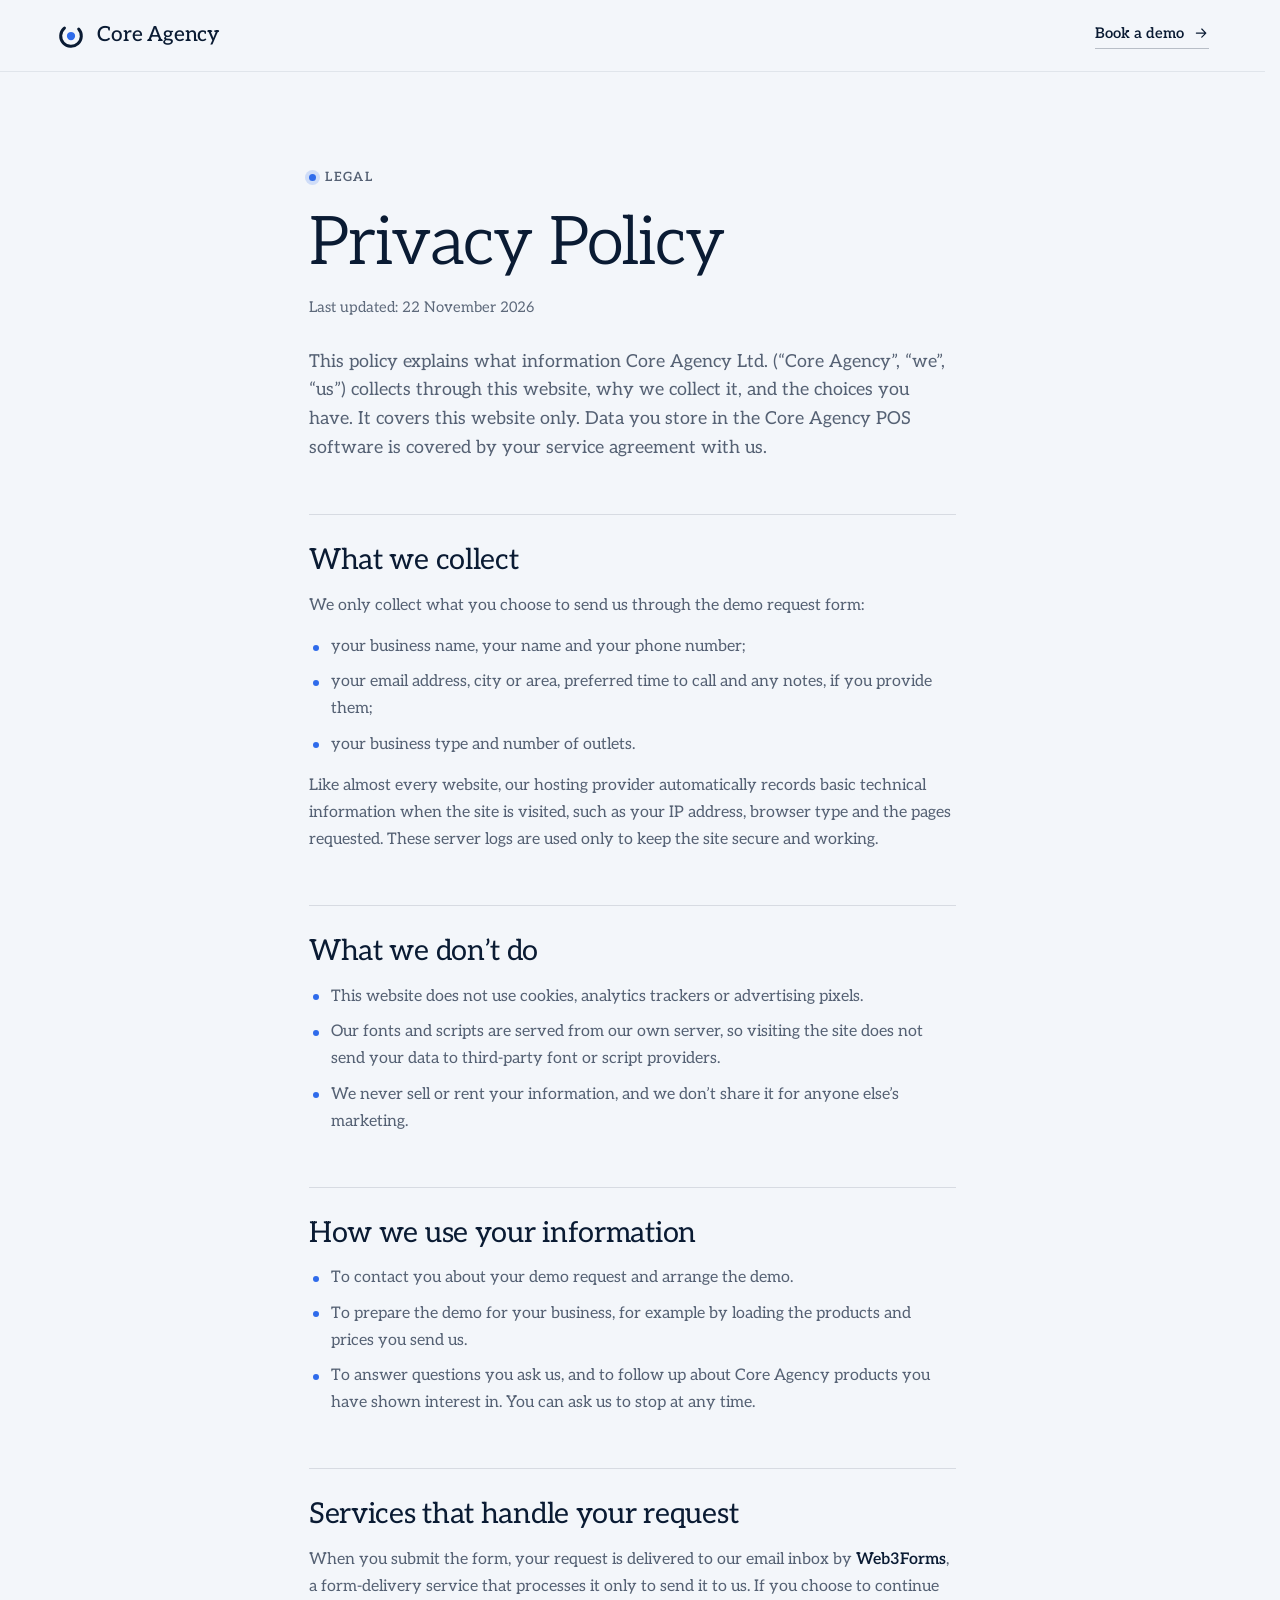
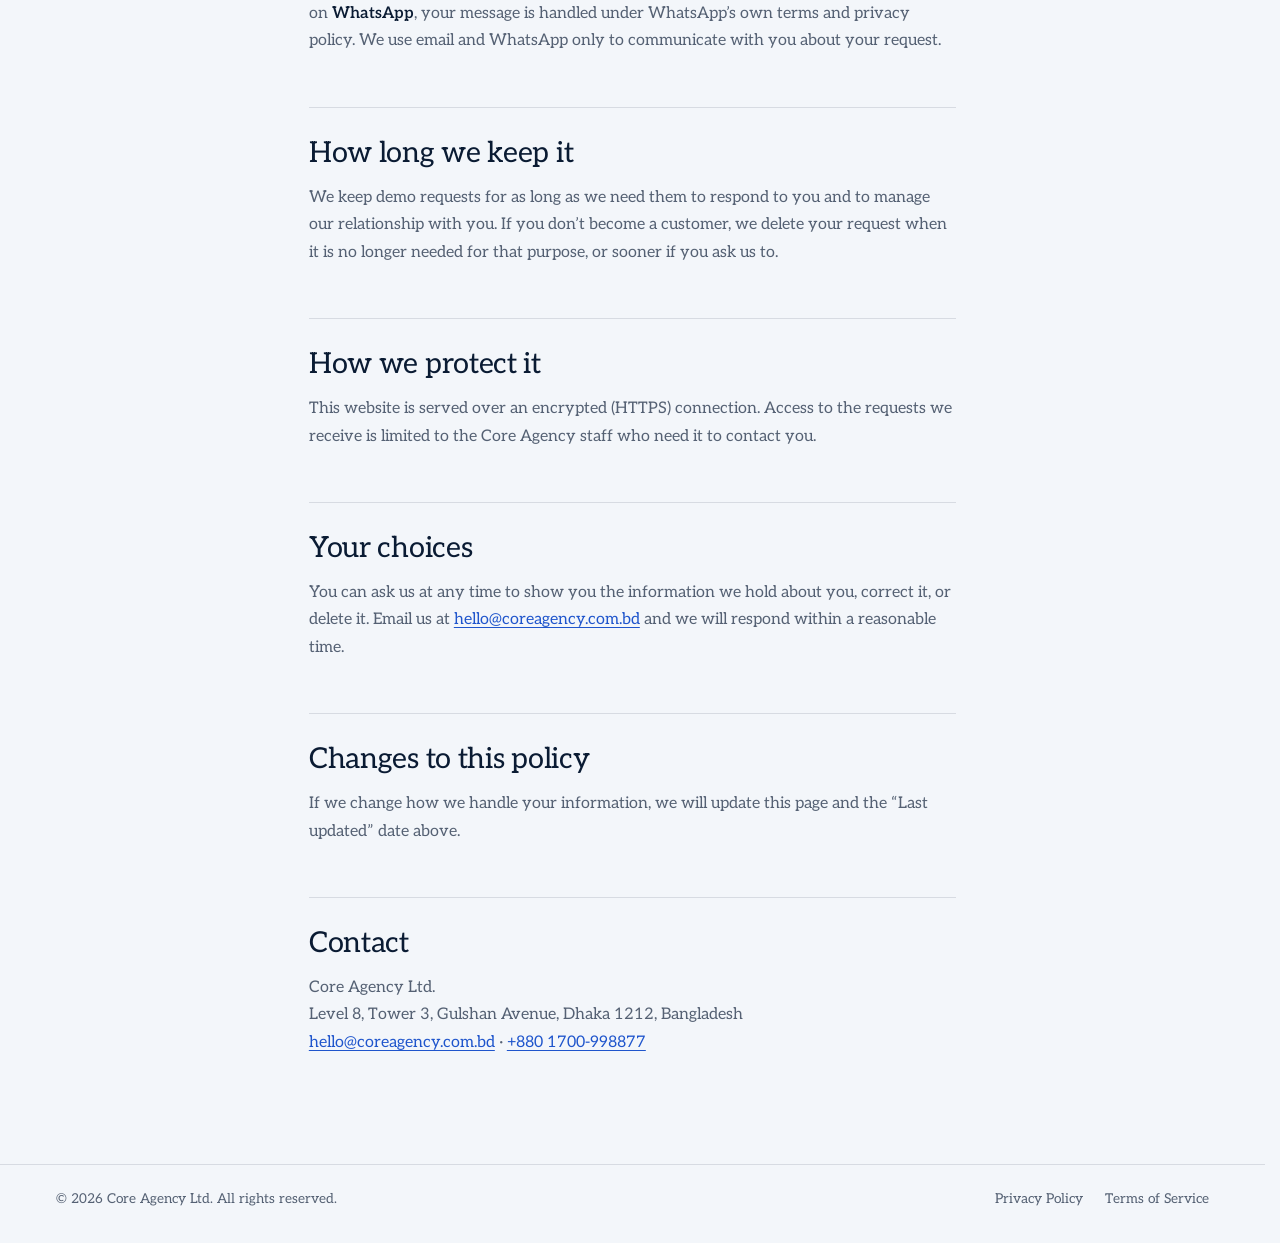
<file: privacy.html>
<!doctype html>
<html lang="en">
<head>
  <meta charset="utf-8">
  <meta name="viewport" content="width=device-width, initial-scale=1">
  <title>Privacy Policy — Core Agency</title>
  <meta name="description" content="How Core Agency collects, uses and protects the information you share through our website.">
  <link rel="canonical" href="https://coreagency.com.bd/privacy.html">
  <meta name="theme-color" content="#f3f6fa">
  <link rel="icon" href="assets/favicon.svg" type="image/svg+xml">
  <link rel="icon" href="assets/favicon-32.png" sizes="32x32" type="image/png">
  <link rel="apple-touch-icon" href="assets/apple-touch-icon.png">
  <link rel="preload" href="assets/fonts/aleo-latin-wght-normal.woff2" as="font" type="font/woff2" crossorigin>
  <link rel="stylesheet" href="assets/css/base.css">
  <link rel="stylesheet" href="assets/css/page.css">
</head>
<body>
  <svg width="0" height="0" style="position:absolute" aria-hidden="true" focusable="false">
    <defs>
      <symbol id="logo-mark" viewBox="0 0 32 32"><circle class="lm-ring" cx="16" cy="16" r="11" transform="rotate(-42 16 16)"/><circle class="lm-dot" cx="16" cy="16" r="4.4"/></symbol>
      <symbol id="i-arrow" viewBox="0 0 24 24"><path d="M5 12h14M13 6l6 6-6 6"/></symbol>
    </defs>
  </svg>

  <header class="page-top">
    <a class="brand" href="./" aria-label="Core Agency — home">
      <svg class="brand__mark" aria-hidden="true"><use href="#logo-mark"/></svg>
      <span class="brand__name">Core Agency</span>
    </a>
    <a class="link" href="./#demo">Book a demo <svg class="icon" aria-hidden="true"><use href="#i-arrow"/></svg></a>
  </header>

  <main class="doc">
    <p class="eyebrow"><span class="eyebrow__dot"></span>Legal</p>
    <h1>Privacy Policy</h1>
    <p class="updated">Last updated: 22 November 2026</p>
    <p class="intro">This policy explains what information Core Agency Ltd. (“Core Agency”, “we”, “us”) collects through this website, why we collect it, and the choices you have. It covers this website only. Data you store in the Core Agency POS software is covered by your service agreement with us.</p>

    <h2>What we collect</h2>
    <p>We only collect what you choose to send us through the demo request form:</p>
    <ul>
      <li>your business name, your name and your phone number;</li>
      <li>your email address, city or area, preferred time to call and any notes, if you provide them;</li>
      <li>your business type and number of outlets.</li>
    </ul>
    <p>Like almost every website, our hosting provider automatically records basic technical information when the site is visited, such as your IP address, browser type and the pages requested. These server logs are used only to keep the site secure and working.</p>

    <h2>What we don’t do</h2>
    <ul>
      <li>This website does not use cookies, analytics trackers or advertising pixels.</li>
      <li>Our fonts and scripts are served from our own server, so visiting the site does not send your data to third-party font or script providers.</li>
      <li>We never sell or rent your information, and we don’t share it for anyone else’s marketing.</li>
    </ul>

    <h2>How we use your information</h2>
    <ul>
      <li>To contact you about your demo request and arrange the demo.</li>
      <li>To prepare the demo for your business, for example by loading the products and prices you send us.</li>
      <li>To answer questions you ask us, and to follow up about Core Agency products you have shown interest in. You can ask us to stop at any time.</li>
    </ul>

    <h2>Services that handle your request</h2>
    <p>When you submit the form, your request is delivered to our email inbox by <b>Web3Forms</b>, a form-delivery service that processes it only to send it to us. If you choose to continue on <b>WhatsApp</b>, your message is handled under WhatsApp’s own terms and privacy policy. We use email and WhatsApp only to communicate with you about your request.</p>

    <h2>How long we keep it</h2>
    <p>We keep demo requests for as long as we need them to respond to you and to manage our relationship with you. If you don’t become a customer, we delete your request when it is no longer needed for that purpose, or sooner if you ask us to.</p>

    <h2>How we protect it</h2>
    <p>This website is served over an encrypted (HTTPS) connection. Access to the requests we receive is limited to the Core Agency staff who need it to contact you.</p>

    <h2>Your choices</h2>
    <p>You can ask us at any time to show you the information we hold about you, correct it, or delete it. Email us at <a href="mailto:hello@coreagency.com.bd">hello@coreagency.com.bd</a> and we will respond within a reasonable time.</p>

    <h2>Changes to this policy</h2>
    <p>If we change how we handle your information, we will update this page and the “Last updated” date above.</p>

    <h2>Contact</h2>
    <p>Core Agency Ltd.<br>Level 8, Tower 3, Gulshan Avenue, Dhaka 1212, Bangladesh<br>
      <a href="mailto:hello@coreagency.com.bd">hello@coreagency.com.bd</a> · <a href="tel:+8801700998877">+880 1700-998877</a></p>
  </main>

  <footer class="page-foot">
    <span>© <span data-year>2026</span> Core Agency Ltd. All rights reserved.</span>
    <nav aria-label="Legal"><a href="privacy.html" aria-current="page">Privacy Policy</a><a href="terms.html">Terms of Service</a></nav>
  </footer>
  <script>document.querySelectorAll('[data-year]').forEach(function (n) { n.textContent = new Date().getFullYear(); });</script>
</body>
</html>
</file>
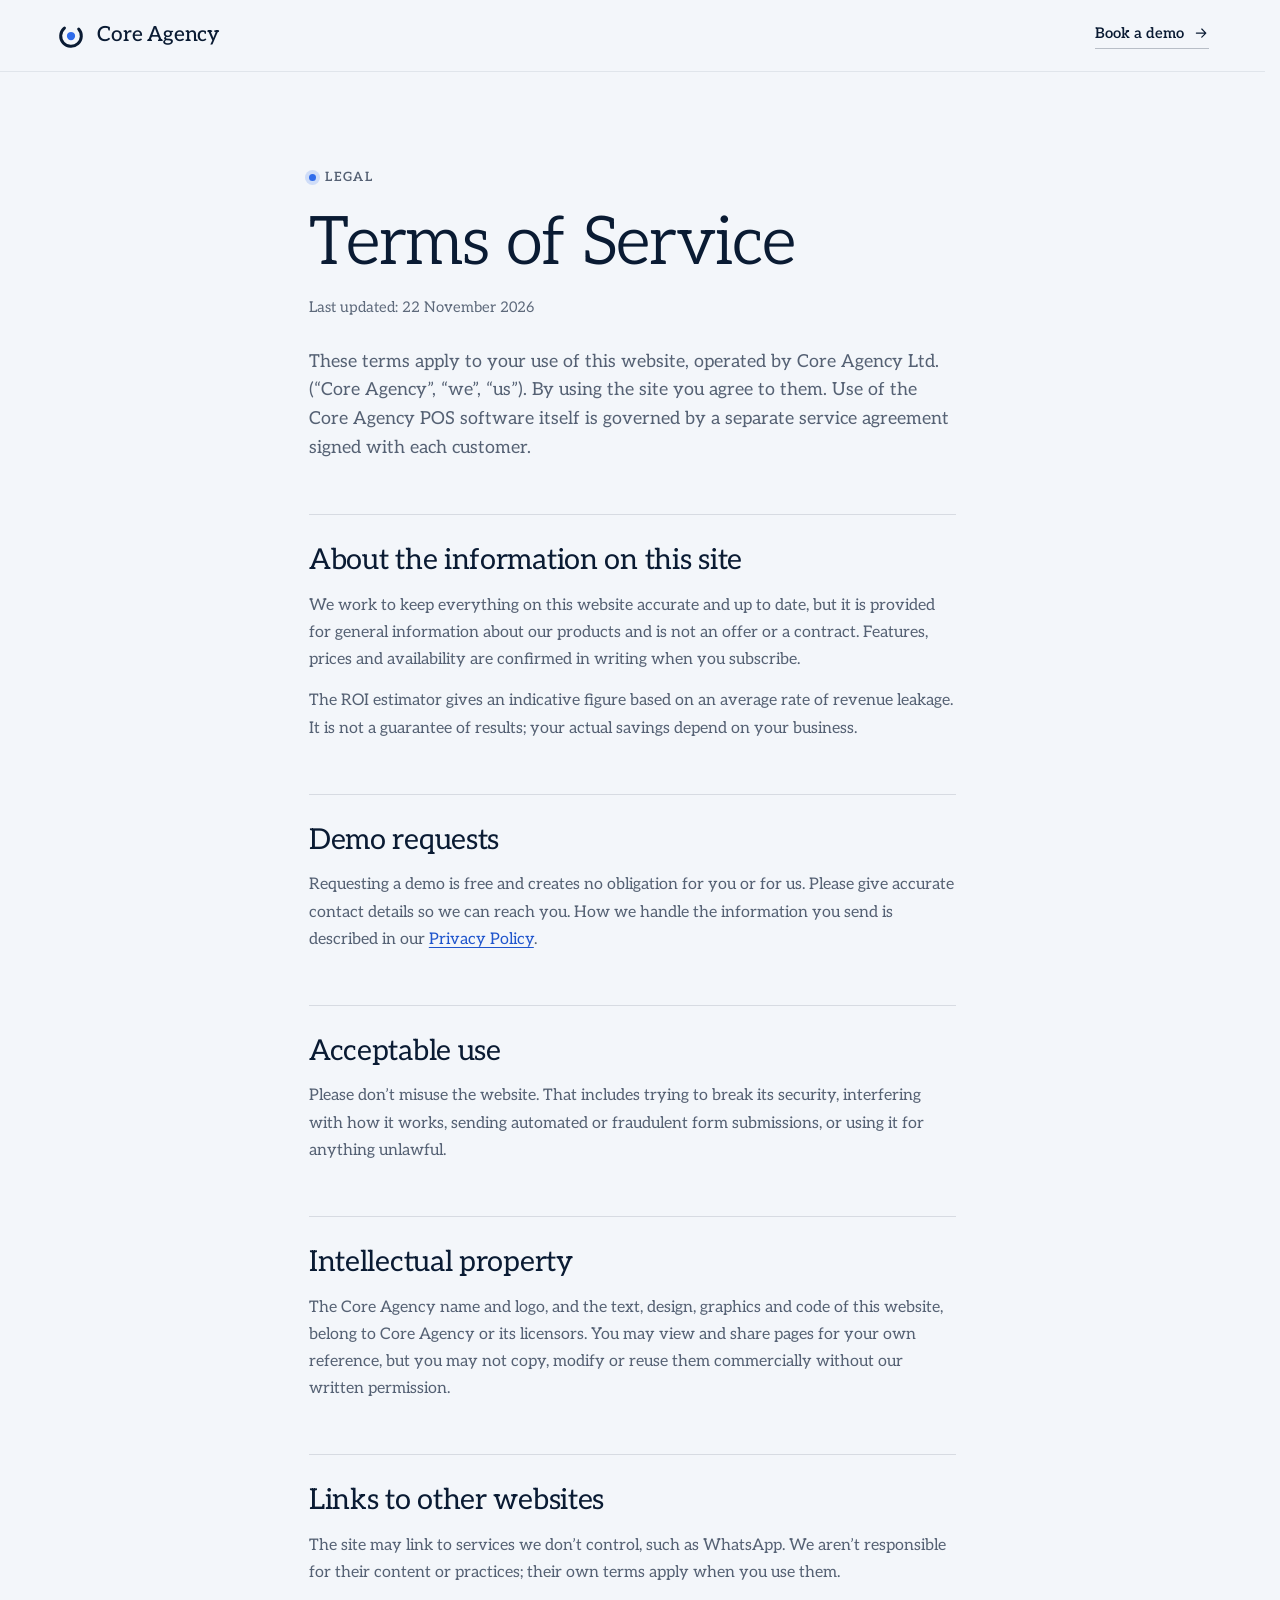
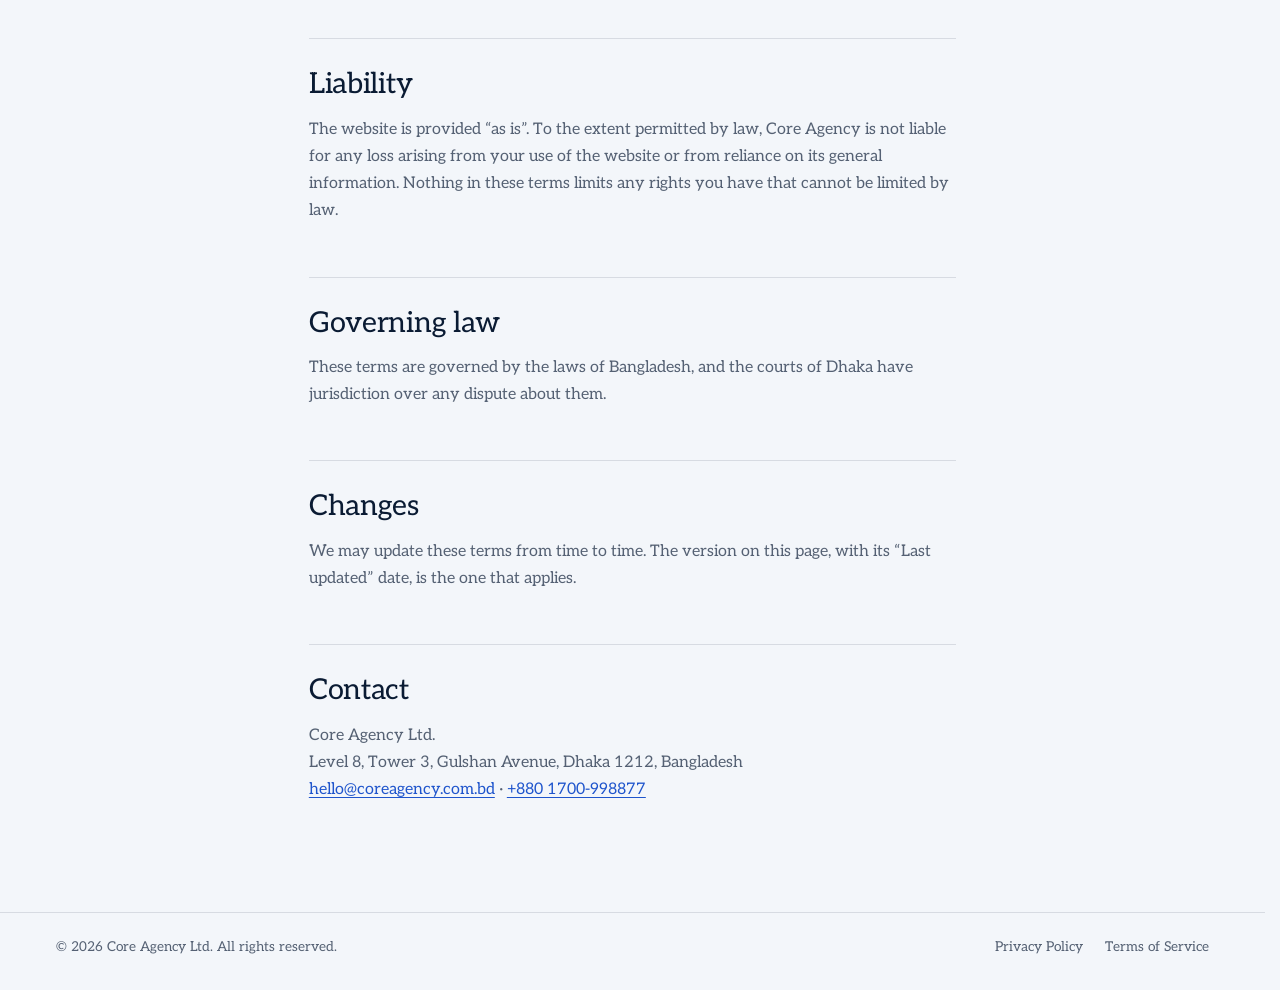
<file: terms.html>
<!doctype html>
<html lang="en">
<head>
  <meta charset="utf-8">
  <meta name="viewport" content="width=device-width, initial-scale=1">
  <title>Terms of Service — Core Agency</title>
  <meta name="description" content="The terms that apply when you use the Core Agency website.">
  <link rel="canonical" href="https://coreagency.com.bd/terms.html">
  <meta name="theme-color" content="#f3f6fa">
  <link rel="icon" href="assets/favicon.svg" type="image/svg+xml">
  <link rel="icon" href="assets/favicon-32.png" sizes="32x32" type="image/png">
  <link rel="apple-touch-icon" href="assets/apple-touch-icon.png">
  <link rel="preload" href="assets/fonts/aleo-latin-wght-normal.woff2" as="font" type="font/woff2" crossorigin>
  <link rel="stylesheet" href="assets/css/base.css">
  <link rel="stylesheet" href="assets/css/page.css">
</head>
<body>
  <svg width="0" height="0" style="position:absolute" aria-hidden="true" focusable="false">
    <defs>
      <symbol id="logo-mark" viewBox="0 0 32 32"><circle class="lm-ring" cx="16" cy="16" r="11" transform="rotate(-42 16 16)"/><circle class="lm-dot" cx="16" cy="16" r="4.4"/></symbol>
      <symbol id="i-arrow" viewBox="0 0 24 24"><path d="M5 12h14M13 6l6 6-6 6"/></symbol>
    </defs>
  </svg>

  <header class="page-top">
    <a class="brand" href="./" aria-label="Core Agency — home">
      <svg class="brand__mark" aria-hidden="true"><use href="#logo-mark"/></svg>
      <span class="brand__name">Core Agency</span>
    </a>
    <a class="link" href="./#demo">Book a demo <svg class="icon" aria-hidden="true"><use href="#i-arrow"/></svg></a>
  </header>

  <main class="doc">
    <p class="eyebrow"><span class="eyebrow__dot"></span>Legal</p>
    <h1>Terms of Service</h1>
    <p class="updated">Last updated: 22 November 2026</p>
    <p class="intro">These terms apply to your use of this website, operated by Core Agency Ltd. (“Core Agency”, “we”, “us”). By using the site you agree to them. Use of the Core Agency POS software itself is governed by a separate service agreement signed with each customer.</p>

    <h2>About the information on this site</h2>
    <p>We work to keep everything on this website accurate and up to date, but it is provided for general information about our products and is not an offer or a contract. Features, prices and availability are confirmed in writing when you subscribe.</p>
    <p>The ROI estimator gives an indicative figure based on an average rate of revenue leakage. It is not a guarantee of results; your actual savings depend on your business.</p>

    <h2>Demo requests</h2>
    <p>Requesting a demo is free and creates no obligation for you or for us. Please give accurate contact details so we can reach you. How we handle the information you send is described in our <a href="privacy.html">Privacy Policy</a>.</p>

    <h2>Acceptable use</h2>
    <p>Please don’t misuse the website. That includes trying to break its security, interfering with how it works, sending automated or fraudulent form submissions, or using it for anything unlawful.</p>

    <h2>Intellectual property</h2>
    <p>The Core Agency name and logo, and the text, design, graphics and code of this website, belong to Core Agency or its licensors. You may view and share pages for your own reference, but you may not copy, modify or reuse them commercially without our written permission.</p>

    <h2>Links to other websites</h2>
    <p>The site may link to services we don’t control, such as WhatsApp. We aren’t responsible for their content or practices; their own terms apply when you use them.</p>

    <h2>Liability</h2>
    <p>The website is provided “as is”. To the extent permitted by law, Core Agency is not liable for any loss arising from your use of the website or from reliance on its general information. Nothing in these terms limits any rights you have that cannot be limited by law.</p>

    <h2>Governing law</h2>
    <p>These terms are governed by the laws of Bangladesh, and the courts of Dhaka have jurisdiction over any dispute about them.</p>

    <h2>Changes</h2>
    <p>We may update these terms from time to time. The version on this page, with its “Last updated” date, is the one that applies.</p>

    <h2>Contact</h2>
    <p>Core Agency Ltd.<br>Level 8, Tower 3, Gulshan Avenue, Dhaka 1212, Bangladesh<br>
      <a href="mailto:hello@coreagency.com.bd">hello@coreagency.com.bd</a> · <a href="tel:+8801700998877">+880 1700-998877</a></p>
  </main>

  <footer class="page-foot">
    <span>© <span data-year>2026</span> Core Agency Ltd. All rights reserved.</span>
    <nav aria-label="Legal"><a href="privacy.html">Privacy Policy</a><a href="terms.html" aria-current="page">Terms of Service</a></nav>
  </footer>
  <script>document.querySelectorAll('[data-year]').forEach(function (n) { n.textContent = new Date().getFullYear(); });</script>
</body>
</html>
</file>
<file: assets/css/base.css>
/* =========================================================
   Core Agency — base layer
   tokens · reset · type · buttons · header · preloader · HUD
   ========================================================= */

/* ---------- fonts (self-hosted: no third-party requests) ---------- */
@font-face {
  font-family: "Aleo"; font-style: normal; font-weight: 100 900; font-display: swap;
  src: url(../fonts/aleo-latin-wght-normal.woff2) format("woff2");
  unicode-range: U+0000-00FF, U+0131, U+0152-0153, U+02BB-02BC, U+02C6, U+02DA, U+02DC, U+0304, U+0308, U+0329, U+2000-206F, U+20AC, U+2122, U+2191, U+2193, U+2212, U+2215, U+FEFF, U+FFFD;
}
@font-face {
  font-family: "Aleo"; font-style: italic; font-weight: 100 900; font-display: swap;
  src: url(../fonts/aleo-latin-wght-italic.woff2) format("woff2");
  unicode-range: U+0000-00FF, U+0131, U+0152-0153, U+02BB-02BC, U+02C6, U+02DA, U+02DC, U+0304, U+0308, U+0329, U+2000-206F, U+20AC, U+2122, U+2191, U+2193, U+2212, U+2215, U+FEFF, U+FFFD;
}
@font-face {
  font-family: "Aleo"; font-style: normal; font-weight: 100 900; font-display: swap;
  src: url(../fonts/aleo-latin-ext-wght-normal.woff2) format("woff2");
  unicode-range: U+0100-02BA, U+02BD-02C5, U+02C7-02CC, U+02CE-02D7, U+02DD-02FF, U+1D00-1DBF, U+1E00-1E9F, U+1EF2-1EFF, U+2020, U+20A0-20AB, U+20AD-20C0, U+2113, U+2C60-2C7F, U+A720-A7FF;
}
@font-face {
  font-family: "Aleo"; font-style: italic; font-weight: 100 900; font-display: swap;
  src: url(../fonts/aleo-latin-ext-wght-italic.woff2) format("woff2");
  unicode-range: U+0100-02BA, U+02BD-02C5, U+02C7-02CC, U+02CE-02D7, U+02DD-02FF, U+1D00-1DBF, U+1E00-1E9F, U+1EF2-1EFF, U+2020, U+20A0-20AB, U+20AD-20C0, U+2113, U+2C60-2C7F, U+A720-A7FF;
}
/* Bengali: only the glyphs the page uses (the taka sign ৳ and "ধন্যবাদ"), 8 KB instead of ~290 KB.
   Rebuild with fontTools' pyftsubset (see README) if you add more Bengali text. */
@font-face {
  font-family: "Noto Sans Bengali"; font-style: normal; font-weight: 100 900; font-display: swap;
  src: url(../fonts/noto-sans-bengali-subset.woff2) format("woff2");
  unicode-range: U+0980-09FF;
}

:root {
  /* palette */
  --ink: #0a1b33;
  --ink-2: #12294a;
  --ink-3: #1b3a66;
  --paper: #f3f6fa;
  --paper-2: #e8edf4;
  --paper-3: #d6dee9;
  --white: #ffffff;
  --accent: #2f6beb;
  --accent-fg: #1f55cc; /* accent when used as text on paper (6.0:1) */
  --accent-hi: #7aa2ff; /* accent when used as text on dark navy (6.9:1; the fill colour is only 3.6:1 there) */
  --on-accent: #ffffff; /* text on an accent fill (4.7:1; dark ink on cobalt would be 3.5:1) */
  --ok: #17b27b;
  --warn: #f4a62a;
  --bad: #ef4452;

  /* themed (overridden inside .chapter--ink) */
  --bg: var(--paper);
  --fg: var(--ink);
  --fg-2: rgba(10,27,51, 0.68);
  --fg-3: rgba(10,27,51, 0.64);
  --line: rgba(10,27,51, 0.12);
  --line-strong: rgba(10,27,51, 0.22);
  --surface: #ffffff;
  --accent-text: var(--accent-fg);

  /* type — one family, Aleo (a modern slab serif with real weights 100-900 and true italics) for everything.
     Hierarchy comes from size, weight and the italic accent words. Tokens are kept as three names so rules written for the
     original display / sans split keep working, but all three resolve to Aleo. The Bengali family only supplies the taka sign. */
  --f-aleo: "Aleo", "Noto Sans Bengali", "Rockwell", "Roboto Slab", Georgia, "Times New Roman", serif;
  --f-sans: var(--f-aleo);
  --f-display: var(--f-aleo);
  --f-serif: var(--f-aleo);

  /* layout */
  --gutter: clamp(20px, 4.4vw, 76px);
  --header-h: 72px;
  --radius-xl: clamp(28px, 3.4vw, 52px);
  --radius-l: 28px;
  --radius-m: 18px;
  --radius-s: 12px;

  /* motion */
  --e-out: cubic-bezier(0.16, 1, 0.3, 1);
  --e-io: cubic-bezier(0.65, 0, 0.35, 1);
}

.chapter--ink,
.is-ink {
  --bg: var(--ink);
  --fg: var(--paper);
  --fg-2: rgba(243,246,250, 0.7);
  --fg-3: rgba(243,246,250, 0.58);
  --line: rgba(243,246,250, 0.14);
  --line-strong: rgba(243,246,250, 0.28);
  --surface: var(--ink-2);
  --accent-text: var(--accent-hi);
}

/* ---------- reset ---------- */
*,
*::before,
*::after { box-sizing: border-box; }

html {
  -webkit-text-size-adjust: 100%;
  text-size-adjust: 100%;
  background: var(--paper);
  scrollbar-gutter: stable;
}

body {
  margin: 0;
  font-family: var(--f-sans);
  font-size: 1rem;
  line-height: 1.6;
  color: var(--ink);
  background: var(--paper);
  -webkit-font-smoothing: antialiased;
  -moz-osx-font-smoothing: grayscale;
  text-rendering: optimizeLegibility;
  font-optical-sizing: auto;
  font-synthesis: none; /* never fake a bold or italic: a missing face falls back instead of looking smeared */
  overflow-x: clip;
}

h1, h2, h3, h4, p, ul, ol, dl, dd, figure, blockquote { margin: 0; }
ul, ol { padding: 0; list-style: none; }
a { color: inherit; text-decoration: none; }
button { font: inherit; color: inherit; background: none; border: 0; padding: 0; cursor: pointer; }
img, svg { display: block; max-width: 100%; }
address { font-style: normal; }
b, strong { font-weight: 600; }
p b, p strong { color: var(--fg); } /* emphasis in running text: bold plus full-strength colour (paragraphs are dimmed) */
small { font-size: 0.8em; }
::selection { background: var(--accent); color: var(--on-accent); }

:focus-visible {
  outline: 2px solid var(--accent);
  outline-offset: 3px;
  border-radius: 6px;
}

.sr-only {
  position: absolute !important;
  width: 1px; height: 1px;
  margin: -1px; padding: 0;
  overflow: hidden; clip: rect(0 0 0 0);
  white-space: nowrap; border: 0;
}

.skip {
  position: fixed; left: 16px; top: 12px; z-index: 400;
  padding: 10px 16px; border-radius: 999px;
  background: var(--ink); color: var(--paper);
  font-weight: 600; font-size: 0.9rem;
  transform: translateY(-160%);
  transition: transform 0.3s var(--e-out);
}
.skip:focus { transform: none; }

/* ---------- Lenis ---------- */
html.lenis, html.lenis body { height: auto; }
.lenis.lenis-smooth { scroll-behavior: auto !important; }
.lenis.lenis-smooth [data-lenis-prevent] { overscroll-behavior: contain; }
.lenis.lenis-stopped { overflow: clip; }
.lenis.lenis-smooth iframe { pointer-events: none; }

html.is-loading { overflow: hidden; }

/* ---------- icons ---------- */
.icon {
  width: 1.1em; height: 1.1em; flex: none;
  fill: none; stroke: currentColor;
  stroke-width: 1.8; stroke-linecap: round; stroke-linejoin: round;
}
.icon--fill { fill: currentColor; stroke: none; } /* brand glyphs (WhatsApp) are solid shapes, not strokes */
.lm-ring { fill: none; stroke: currentColor; stroke-width: 3.2; stroke-linecap: round; stroke-dasharray: 52 17.2; }
.lm-dot { fill: var(--accent); }

/* ---------- type ---------- */
.h1, .h2 { font-family: var(--f-display); font-weight: 360; text-wrap: balance; }
.h1 { font-size: clamp(2.6rem, 6.2vw, 6.9rem); line-height: 1; letter-spacing: -0.018em; }
.h2 { font-size: clamp(2.25rem, 4.8vw, 5.1rem); line-height: 1.02; letter-spacing: -0.017em; }

.serif {
  font-family: var(--f-serif);
  font-style: italic;
  font-weight: 320;
  letter-spacing: -0.011em;
  font-size: 1em;
  line-height: 0.95;
  /* gradient text – vivid on light surfaces */
  background: linear-gradient(130deg, var(--accent-fg) 0%, var(--accent) 55%, var(--accent-hi) 100%);
  background-clip: text;
  -webkit-background-clip: text;
  -webkit-text-fill-color: transparent;
  color: var(--accent-text); /* plain-colour fallback */
}
/* On dark surfaces shift to the lighter end of the accent ramp */
.chapter--ink .serif,
.is-ink .serif {
  background-image: linear-gradient(130deg, var(--accent) 0%, var(--accent-hi) 60%, var(--accent) 100%);
}
/* After CA.splitWords runs inside a .serif span, the text nodes move into .wi children so
   background-clip: text has nothing to clip on the container — clear it and re-apply the
   gradient on each .wi which does carry direct text. */
.serif:has(.w) {
  background: none;
  -webkit-text-fill-color: initial;
}
.serif .wi {
  background: linear-gradient(130deg, var(--accent-fg) 0%, var(--accent) 55%, var(--accent-hi) 100%);
  background-clip: text;
  -webkit-background-clip: text;
  -webkit-text-fill-color: transparent;
}
.chapter--ink .serif .wi,
.is-ink .serif .wi {
  background-image: linear-gradient(130deg, var(--accent) 0%, var(--accent-hi) 60%, var(--accent) 100%);
}

.lead {
  font-size: clamp(1.04rem, 1.22vw, 1.26rem);
  line-height: 1.55;
  color: var(--fg-2);
  max-width: 54ch;
  text-wrap: pretty;
}

.eyebrow {
  display: inline-flex; align-items: center; gap: 0.75em;
  font: 600 0.8rem/1 var(--f-sans);
  letter-spacing: 0.1em; text-transform: uppercase;
  color: var(--fg-2);
}
.eyebrow__dot {
  width: 7px; height: 7px; border-radius: 50%;
  background: var(--accent);
  box-shadow: 0 0 0 4px rgba(47,107,235, 0.18);
  animation: dot-pulse 2.6s ease-in-out infinite;
}
@keyframes dot-pulse {
  0%, 100% { box-shadow: 0 0 0 4px rgba(47,107,235, 0.18); }
  50%       { box-shadow: 0 0 0 7px rgba(47,107,235, 0.07); }
}
@media (prefers-reduced-motion: reduce) { .eyebrow__dot { animation: none; } }

.tag {
  display: inline-flex; align-items: center;
  padding: 0.42em 0.85em; border-radius: 999px;
  border: 1px solid var(--line-strong);
  font: 600 0.8rem/1 var(--f-sans);
  letter-spacing: 0.1em; text-transform: uppercase;
  color: var(--fg-2);
}

/* word-split helpers (created by JS) */
.w { display: inline-block; overflow: hidden; vertical-align: top; padding: 0.06em 0.05em 0.14em; margin: -0.06em -0.05em -0.14em; }
.w > .wi { display: inline-block; }
.w--plain { overflow: visible; padding: 0; margin: 0; }

/* ---------- buttons ---------- */
.btn {
  --h: 52px;
  --btn-bg: var(--accent); --btn-fg: var(--on-accent);
  --btn-hover-bg: var(--ink); --btn-hover-fg: var(--paper);
  position: relative; isolation: isolate; overflow: hidden;
  display: inline-flex; align-items: center; justify-content: center; gap: 0.7em;
  height: var(--h); padding: 0 1.55em; border-radius: 999px;
  background: var(--btn-bg); color: var(--btn-fg);
  font: 600 0.95rem/1 var(--f-sans); letter-spacing: -0.003em; white-space: nowrap;
  transition: color 0.45s var(--e-out);
}
.btn::before {
  content: ""; position: absolute; inset: -1px; z-index: -1; border-radius: inherit;
  background: var(--btn-hover-bg);
  transform: translateY(102%);
  transition: transform 0.6s var(--e-out);
}
.btn .icon { width: 1.2em; height: 1.2em; transition: transform 0.5s var(--e-out); }
.btn--sm { --h: 42px; padding: 0 1.25em; font-size: 0.88rem; }
.btn--lg { --h: 60px; padding: 0 1.9em; font-size: 1.02rem; }
.btn--accent { --btn-bg: var(--accent); --btn-fg: var(--on-accent); --btn-hover-bg: var(--ink); --btn-hover-fg: var(--paper); }
.chapter--ink .btn--accent { --btn-hover-bg: var(--paper); --btn-hover-fg: var(--ink); }
.btn--ghost {
  --btn-bg: transparent; --btn-fg: var(--fg);
  --btn-hover-bg: var(--ink); --btn-hover-fg: var(--paper);
  box-shadow: inset 0 0 0 1.5px var(--line-strong);
}
.chapter--ink .btn--ghost { --btn-hover-bg: var(--paper); --btn-hover-fg: var(--ink); }

/* text-roll inside buttons (markup injected by JS) */
.roll { display: block; height: 1.25em; line-height: 1.25em; overflow: hidden; }
.roll__in { display: flex; flex-direction: column; transition: transform 0.6s var(--e-out); }
.roll__in > span { display: block; height: 1.25em; }

.link {
  position: relative; display: inline-flex; align-items: center; gap: 0.55em;
  padding-bottom: 0.3em; font-weight: 600; color: var(--fg);
}
.link::before, .link::after {
  content: ""; position: absolute; left: 0; right: 0; bottom: 0; height: 1.5px; background: currentColor;
}
.link::before { opacity: 0.25; }
.link::after { transform: scaleX(0); transform-origin: 100% 50%; transition: transform 0.6s var(--e-out); }
.link .icon { transition: transform 0.5s var(--e-out); }

/* hover effects only where a real pointer hovers — on touch screens a tap would leave them stuck on */
@media (hover: hover) {
  .btn:hover { color: var(--btn-hover-fg); }
  .btn:hover::before { transform: translateY(0); }
  .btn:hover .icon { transform: translateX(3px); }
  .btn:hover .roll__in,
  .link:hover .roll__in { transform: translateY(-50%); }
  .link:hover::after { transform: scaleX(1); transform-origin: 0 50%; }
  .link:hover .icon { transform: translateX(4px); }
}

/* ---------- chapters ---------- */
.chapter {
  position: relative;
  background: var(--bg); color: var(--fg);
  padding-bottom: var(--radius-xl);
}
.chapter--curtain {
  margin-top: calc(var(--radius-xl) * -1);
  border-radius: var(--radius-xl) var(--radius-xl) 0 0;
}
.chapter--last {
  padding-bottom: 0;
  border-radius: var(--radius-xl);
}
main { position: relative; z-index: 2; }

/* ---------- HUD ---------- */
/* vertical section index along the left edge, so it never sits on top of content */
.hud {
  position: fixed; left: 16px; top: 50%; z-index: 90;
  display: none; align-items: center; gap: 14px; white-space: nowrap;
  color: var(--ink); opacity: 0.8; pointer-events: none;
  font: 600 0.8rem/1 var(--f-sans); letter-spacing: 0.1em; text-transform: uppercase;
  transform-origin: 0 0; transform: rotate(-90deg) translateX(-50%);
  will-change: transform; /* own layer: HUD updates never repaint the page */
  transition: color 0.5s var(--e-out);
}
.hud[data-theme="dark"] { color: var(--paper); }
.hud__num, .hud__label { position: relative; display: inline-block; height: 1.1em; overflow: hidden; }
.hud__label { min-width: 11em; }
.hud__num b, .hud__label b { display: block; font-weight: 600; line-height: 1.1; white-space: nowrap; font-variant-numeric: tabular-nums; }
.hud__line { position: relative; width: 56px; height: 1px; background: color-mix(in srgb, currentColor 30%, transparent); }
.hud__line i { position: absolute; inset: 0; background: currentColor; transform: scaleX(0); transform-origin: 0 50%; }
@media (min-width: 1024px) { .js .hud { display: flex; } }

/* ---------- header ---------- */
/* No backdrop-filter here on purpose: re-blurring what scrolls underneath costs a full-width
   GPU pass every frame. A near-opaque surface looks as clean and scrolls for free. */
.header {
  --hd-fg: var(--ink);
  --hd-bg: rgba(243,246,250, 0.94);
  --hd-line: rgba(10,27,51, 0.08);
  position: fixed; top: 0; left: 0; right: 0; z-index: 100;
  color: var(--hd-fg);
  transition: color 0.5s var(--e-out);
}
.header[data-theme="dark"] {
  --hd-fg: var(--paper);
  --hd-bg: rgba(10,27,51, 0.92);
  --hd-line: rgba(243,246,250, 0.08);
}
.header::before {
  content: ""; position: absolute; inset: 0; z-index: -1;
  background: var(--hd-bg);
  border-bottom: 1px solid var(--hd-line);
  opacity: 0; transition: opacity 0.5s var(--e-out), background-color 0.5s;
}
.header.is-solid::before,
html:not(.js) .header::before { opacity: 1; } /* static fallback (no JS): the bar is always solid */

.header__bar {
  height: var(--header-h);
  display: grid; grid-template-columns: 1fr auto 1fr; align-items: center;
  padding-inline: var(--gutter);
}
.brand { display: inline-flex; align-items: center; gap: 11px; justify-self: start; }
.brand__mark { width: 30px; height: 30px; color: currentColor; }
.brand__name {
  font: 500 1.3rem/1 var(--f-display); letter-spacing: -0.01em;
}

@media (max-width: 1023.98px) { .header__bar { grid-template-columns: 1fr auto; } } /* nav hidden: brand left, menu button right */
.nav { display: none; align-items: center; gap: clamp(20px, 2.4vw, 38px); }
.nav a {
  position: relative; padding: 8px 0;
  font-size: 0.9rem; font-weight: 500; letter-spacing: -0.003em;
  opacity: 0.78; transition: opacity 0.3s;
}
.nav a::after {
  content: ""; position: absolute; left: 0; right: 0; bottom: 2px; height: 1.5px;
  background: var(--accent); transform: scaleX(0); transform-origin: 100% 50%;
  transition: transform 0.55s var(--e-out);
}
.nav a:hover { opacity: 1; }
.nav a:hover::after { transform: scaleX(1); transform-origin: 0 50%; }
@media (min-width: 1024px) { .nav { display: flex; } }

.header__actions { justify-self: end; display: flex; align-items: center; gap: 12px; }
.header .btn--accent { --btn-hover-bg: var(--hd-fg); --btn-hover-fg: var(--bg-inv, var(--paper)); }
.header[data-theme="light"] .btn--accent { --btn-hover-bg: var(--ink); --btn-hover-fg: var(--paper); }
.header[data-theme="dark"] .btn--accent { --btn-hover-bg: var(--paper); --btn-hover-fg: var(--ink); }
@media (max-width: 1023.98px) { .header__actions .btn { display: none; } }

/* menu button: a "Menu" pill with a solid round icon. Opening rolls the label to "Close"
   and folds the two lines (long over short) into an X. Follows the header's light / dark theme. */
.burger {
  --bg-ink: var(--paper); /* colour of the lines inside the solid icon */
  display: none; align-items: center; gap: 10px;
  height: 46px; padding: 0 5px 0 18px; border-radius: 999px;
  background: color-mix(in srgb, currentColor 6%, transparent);
  box-shadow: inset 0 0 0 1px color-mix(in srgb, currentColor 16%, transparent);
  transition: background-color 0.4s var(--e-out), box-shadow 0.4s var(--e-out), transform 0.4s var(--e-out);
  -webkit-tap-highlight-color: transparent;
}
.header[data-theme="dark"] .burger { --bg-ink: var(--ink); }
.burger__label {
  display: block; height: 1.2em; overflow: hidden;
  font: 600 0.88rem/1.2 var(--f-sans); letter-spacing: 0.01em;
}
.burger__label > span { display: block; transition: transform 0.6s var(--e-out); }
.burger__icon {
  position: relative; flex: none; width: 36px; height: 36px; border-radius: 50%;
  background: currentColor;
  transition: transform 0.6s var(--e-out);
}
.burger__icon i {
  position: absolute; left: 11px; height: 1.8px; border-radius: 2px; background: var(--bg-ink);
  transition: transform 0.55s var(--e-out), width 0.55s var(--e-out);
}
.burger__icon i:nth-child(1) { top: 14px; width: 14px; }
.burger__icon i:nth-child(2) { top: 20px; width: 9px; }
.burger[aria-expanded="true"] .burger__label > span { transform: translateY(-100%); }
.burger[aria-expanded="true"] .burger__icon { transform: rotate(90deg); }
.burger[aria-expanded="true"] .burger__icon i { width: 14px; }
.burger[aria-expanded="true"] .burger__icon i:nth-child(1) { transform: translateY(3px) rotate(45deg); }
.burger[aria-expanded="true"] .burger__icon i:nth-child(2) { transform: translateY(-3px) rotate(-45deg); }
.burger:active { transform: scale(0.96); }
@media (hover: hover) {
  .burger:hover { background: color-mix(in srgb, currentColor 11%, transparent); }
  .burger:hover .burger__icon i:nth-child(2) { width: 14px; }
}
.burger:focus-visible { outline: 2px solid var(--accent); outline-offset: 3px; border-radius: 999px; }
@media (max-width: 1023.98px) { .burger { display: inline-flex; } }

/* ---------- mobile menu ---------- */
.menu {
  position: fixed; inset: 0; z-index: 99; display: none;
  flex-direction: column; justify-content: space-between; gap: 32px;
  padding: calc(var(--header-h) + 28px) var(--gutter) 36px;
  background: var(--ink); color: var(--paper);
  clip-path: inset(0 0 100% 0);
}
.menu.is-open { display: flex; }
.menu__nav { display: grid; }
.menu__nav a {
  display: flex; align-items: baseline; gap: 16px;
  padding: 14px 0; border-bottom: 1px solid rgba(243,246,250, 0.12);
  font: 380 clamp(2rem, 9vw, 3.2rem)/1.05 var(--f-display); letter-spacing: -0.014em;
}
.menu__nav a span { font: 600 0.72rem/1 var(--f-sans); letter-spacing: 0.14em; color: var(--accent-hi); }
.menu__foot { display: grid; gap: 22px; justify-items: start; color: rgba(243,246,250, 0.7); font-size: 0.98rem; }
.menu__foot .btn { --btn-hover-bg: var(--paper); --btn-hover-fg: var(--ink); }

/* ---------- preloader ---------- */
.preloader {
  position: fixed; inset: 0; z-index: 300; display: none;
  align-items: center; justify-content: center;
  background: var(--ink); color: var(--paper);
}
.js .preloader { display: flex; }
.preloader__inner { display: grid; justify-items: center; gap: 26px; }
.preloader__mark { width: 88px; height: 88px; overflow: visible; }
.pl-ring { fill: none; stroke: var(--paper); stroke-width: 4.6; stroke-linecap: round; }
.pl-dot { fill: var(--accent); transform-origin: 32px 32px; }
.preloader__word {
  display: flex; gap: 0.32em;
  font: 460 clamp(1.5rem, 2.6vw, 2.1rem)/1.1 var(--f-display); letter-spacing: -0.01em;
}
.preloader__word span { display: inline-block; overflow: hidden; padding-bottom: 0.22em; margin-bottom: -0.08em; }
.preloader__word span > i { display: inline-block; font-style: normal; }
.preloader__meta {
  position: absolute; left: var(--gutter); right: var(--gutter); bottom: 28px;
  display: flex; justify-content: space-between; align-items: center;
  font: 600 0.8rem/1 var(--f-sans); letter-spacing: 0.1em; text-transform: uppercase;
  color: rgba(243,246,250, 0.64);
}
.preloader__count { font-variant-numeric: tabular-nums; color: var(--paper); }
.preloader__count b { font-weight: 600; }

/* ---------- reduced motion ---------- */
@media (prefers-reduced-motion: reduce) {
  *, *::before, *::after {
    animation-duration: 0.001ms !important;
    animation-iteration-count: 1 !important;
    transition-duration: 0.001ms !important;
    scroll-behavior: auto !important;
  }
  .js .preloader { display: none; }
}
</file>
<file: assets/css/hero.css>
/* =========================================================
   Intro scene — hero → iris → philosophy
   (pinned layout is enabled by JS via .is-pinned)
   ========================================================= */

.intro {
  position: relative; isolation: isolate;
  background: var(--paper); color: var(--ink);
}

/* ---------- hero ---------- */
.hero {
  position: relative; display: flex; flex-direction: column;
  min-height: 100vh; min-height: 100svh;
  padding-top: calc(var(--header-h) + clamp(24px, 6.2vh, 80px));
  padding-bottom: clamp(48px, 8vh, 96px);
  overflow: hidden;
}

.hero__grid {
  position: absolute; inset: 0; z-index: 0; pointer-events: none;
  background-image: radial-gradient(rgba(10,27,51, 0.2) 1px, transparent 1.3px);
  background-size: 28px 28px;
  -webkit-mask-image: radial-gradient(75% 65% at 50% 72%, #000 0%, transparent 100%);
  mask-image: radial-gradient(75% 65% at 50% 72%, #000 0%, transparent 100%);
}
.hero__glow {
  position: absolute; z-index: 0; pointer-events: none;
  left: 50%; bottom: -26vh; width: min(1500px, 130vw); aspect-ratio: 1.6;
  transform: translateX(-50%);
  background: radial-gradient(closest-side, rgba(47,107,235, 0.26), rgba(47,107,235, 0.09) 55%, transparent 100%);
}

.hero__copy {
  position: relative; z-index: 3;
  display: flex; flex-direction: column; align-items: center; text-align: center;
  padding-inline: var(--gutter);
}
.hero__title {
  font-family: var(--f-display); font-weight: 380;
  font-size: clamp(2.3rem, min(5.2vw, 9.2vh), 6.5rem);
  line-height: 0.99; letter-spacing: -0.015em;
}
.hero__title .ln { display: block; }
.hero__title .nb { white-space: nowrap; } /* keep "POS &" together when the line wraps */
.hero__title .serif { font-size: 1em; font-weight: 400; letter-spacing: -0.013em; line-height: 1; }
.hero__lead {
  max-width: 640px; margin-top: clamp(18px, 3vh, 28px);
  font-size: clamp(1rem, 1.18vw, 1.2rem); line-height: 1.55;
  color: var(--fg-2); text-wrap: pretty;
}
.hero__cta {
  display: flex; flex-wrap: wrap; justify-content: center; gap: 12px;
  margin-top: clamp(22px, 3.6vh, 36px);
}

/* ---------- device stage ---------- */
.hero__stage {
  position: relative; z-index: 2; flex: 1 0 auto; width: 100%;
  margin-top: clamp(40px, 7vh, 84px);
  min-height: clamp(160px, 26vh, 320px);
}
.dev {
  position: relative; width: min(980px, calc(100% - 2 * var(--gutter)));
  margin-inline: auto;
}
.dev__in { position: relative; z-index: 1; }

/* orbit rings are drawn on a viewport-sized canvas (see hero.js) — cheap, and never an oversized layer */
.hero__rings {
  position: absolute; inset: 0; z-index: 1; width: 100%; height: 100%;
  pointer-events: none;
}

/* ---------- device ---------- */
.device {
  position: relative; width: 100%;
  container-type: inline-size;
}
.device__ui { --dw: 980; --u: calc(100cqw / var(--dw)); }

.device__frame {
  padding: calc(10 * var(--u));
  border-radius: calc(36 * var(--u));
  background: linear-gradient(155deg, #ffffff 0%, #e8edf4 55%, #cbd5e2 100%);
  box-shadow:
    0 calc(70 * var(--u)) calc(110 * var(--u)) calc(-40 * var(--u)) rgba(10,27,51, 0.45),
    0 0 0 1px rgba(10,27,51, 0.08),
    inset 0 1px 0 rgba(255, 255, 255, 0.95);
}

.pos {
  position: relative; overflow: hidden;
  border-radius: calc(27 * var(--u));
  background: var(--ink); color: var(--paper);
  font-size: calc(13 * var(--u)); line-height: 1.3;
}
.pos::after {
  content: ""; position: absolute; inset: 0; z-index: 5; pointer-events: none;
  background: linear-gradient(118deg, rgba(255, 255, 255, 0.07), transparent 34%);
}

.pos__bar {
  display: flex; align-items: center; justify-content: space-between;
  height: calc(54 * var(--u)); padding: 0 calc(26 * var(--u));
  border-bottom: 1px solid rgba(243,246,250, 0.09);
}
.pos__id { display: flex; align-items: center; gap: calc(12 * var(--u)); color: rgba(243,246,250, 0.66); }
.pos__id b { color: var(--paper); font-size: calc(14 * var(--u)); font-weight: 600; }
.pos__id i { width: calc(4 * var(--u)); height: calc(4 * var(--u)); border-radius: 50%; background: rgba(243,246,250, 0.3); }
.pos__mark { width: calc(22 * var(--u)); height: calc(22 * var(--u)); color: var(--paper); }
.pos__net {
  display: inline-flex; align-items: center; gap: calc(8 * var(--u));
  padding: calc(6 * var(--u)) calc(13 * var(--u)); border-radius: 999px;
  background: rgba(23, 178, 123, 0.16); color: #56dfa9;
  font-size: calc(12 * var(--u)); font-weight: 600;
}
.pos__net-dot {
  width: calc(7 * var(--u)); height: calc(7 * var(--u)); border-radius: 50%; background: currentColor;
  box-shadow: 0 0 0 calc(3 * var(--u)) rgba(86, 223, 169, 0.25);
}

.pos__body { display: grid; grid-template-columns: 1.55fr 1fr; min-height: calc(384 * var(--u)); }
.pos__cart { display: flex; flex-direction: column; gap: calc(16 * var(--u)); padding: calc(24 * var(--u)) calc(26 * var(--u)); }
.pos__scan {
  display: flex; align-items: center; gap: calc(12 * var(--u));
  height: calc(50 * var(--u)); padding: 0 calc(16 * var(--u));
  border-radius: calc(14 * var(--u));
  background: rgba(243,246,250, 0.05); border: 1px dashed rgba(243,246,250, 0.2);
  color: rgba(243,246,250, 0.64); font-size: calc(14 * var(--u));
}
.pos__scan .icon { width: calc(20 * var(--u)); height: calc(20 * var(--u)); }
.pos__caret { width: 2px; height: calc(18 * var(--u)); margin-left: calc(-6 * var(--u)); background: var(--accent); animation: caret 1s steps(1) infinite; will-change: opacity; }
.pos__scan kbd {
  margin-left: auto; padding: calc(4 * var(--u)) calc(8 * var(--u));
  border: 1px solid rgba(243,246,250, 0.2); border-radius: calc(6 * var(--u));
  font: 600 calc(11 * var(--u))/1 var(--f-sans); color: rgba(243,246,250, 0.64);
}
@keyframes caret { 50% { opacity: 0; } }
.hero:not(.is-live) .pos__caret { animation-play-state: paused; } /* no blinking while the hero is offscreen */

.pos__lines { display: flex; flex-direction: column; }
.pl {
  display: grid; grid-template-columns: calc(44 * var(--u)) 1fr auto calc(100 * var(--u));
  align-items: center; gap: calc(16 * var(--u));
  padding: calc(13 * var(--u)) 0; border-bottom: 1px solid rgba(243,246,250, 0.07);
}
.pl__thumb {
  width: calc(44 * var(--u)); height: calc(44 * var(--u)); border-radius: calc(12 * var(--u));
  display: grid; place-items: center;
  font: 520 calc(18 * var(--u))/1 var(--f-display);
}
.pl__thumb--a { background: rgba(47,107,235, 0.16); color: #7aa2ff; }
.pl__thumb--b { background: rgba(244, 166, 42, 0.16); color: #f7c26b; }
.pl__thumb--c { background: rgba(243,246,250, 0.12); color: var(--paper); }
.pl__name b { display: block; font-size: calc(15 * var(--u)); font-weight: 600; letter-spacing: -0.005em; }
.pl__name small { display: block; margin-top: calc(2 * var(--u)); font-size: calc(12 * var(--u)); color: rgba(243,246,250, 0.64); }
.pl__qty { font-size: calc(14 * var(--u)); color: rgba(243,246,250, 0.64); font-variant-numeric: tabular-nums; }
.pl__amt { text-align: right; font-size: calc(15 * var(--u)); font-weight: 600; font-variant-numeric: tabular-nums; }

.pos__pay {
  display: flex; flex-direction: column;
  padding: calc(24 * var(--u)) calc(26 * var(--u));
  border-left: 1px solid rgba(243,246,250, 0.09); background: rgba(243,246,250, 0.03);
}
.pos__cap { font: 600 calc(12.5 * var(--u))/1 var(--f-sans); letter-spacing: 0.1em; text-transform: uppercase; color: rgba(243,246,250, 0.64); }
.pos__total {
  display: flex; align-items: baseline; gap: calc(8 * var(--u)); margin-top: calc(10 * var(--u));
  font-family: var(--f-display); font-variant-numeric: tabular-nums;
}
.pos__total span { font-size: calc(26 * var(--u)); font-weight: 400; color: rgba(243,246,250, 0.64); }
.pos__total b { font-size: calc(58 * var(--u)); font-weight: 500; letter-spacing: 0; line-height: 1; }
.pos__sum { display: grid; gap: calc(8 * var(--u)); margin-top: calc(16 * var(--u)); font-size: calc(13 * var(--u)); }
.pos__sum div { display: flex; justify-content: space-between; }
.pos__sum dt { color: rgba(243,246,250, 0.64); }
.pos__sum dd { font-weight: 500; font-variant-numeric: tabular-nums; }
.pos__methods { display: flex; flex-wrap: wrap; gap: calc(8 * var(--u)); margin-top: calc(20 * var(--u)); }
.pos__methods li {
  padding: calc(8 * var(--u)) calc(14 * var(--u)); border-radius: 999px;
  border: 1px solid rgba(243,246,250, 0.18);
  font-size: calc(12 * var(--u)); font-weight: 600; color: rgba(243,246,250, 0.7);
}
.pos__methods li.is-on { background: var(--paper); border-color: var(--paper); color: var(--ink); }
.pos__charge {
  margin-top: auto; display: flex; align-items: center; justify-content: center; gap: 0.4em; white-space: nowrap;
  height: calc(54 * var(--u)); border-radius: calc(16 * var(--u));
  background: var(--accent); color: var(--on-accent);
  font-size: calc(16 * var(--u)); font-weight: 700; letter-spacing: 0; font-variant-numeric: tabular-nums;
}

.pos__paid {
  position: absolute; left: calc(26 * var(--u)); right: calc(26 * var(--u)); bottom: calc(22 * var(--u)); z-index: 4;
  display: flex; align-items: center; gap: calc(14 * var(--u));
  padding: calc(14 * var(--u)) calc(18 * var(--u)); border-radius: calc(18 * var(--u));
  background: #fff; color: var(--ink);
  box-shadow: 0 calc(24 * var(--u)) calc(50 * var(--u)) calc(-20 * var(--u)) rgba(0, 0, 0, 0.6);
  opacity: 0; transform: translateY(40%);
}
.pos__paid-ico {
  flex: none; display: grid; place-items: center;
  width: calc(36 * var(--u)); height: calc(36 * var(--u)); border-radius: 50%;
  background: var(--ok); color: #fff;
}
.pos__paid-ico .icon { width: 56%; height: 56%; stroke-width: 2.6; }
.pos__paid b { display: block; font-size: calc(15 * var(--u)); }
.pos__paid small { display: block; font-size: calc(12 * var(--u)); color: rgba(10,27,51, 0.68); }

/* floating chips */
.chip {
  position: absolute; z-index: 4;
  display: flex; align-items: center; gap: 12px;
  padding: 10px 18px 10px 10px; border-radius: 16px;
  background: #fff; color: var(--ink);
  box-shadow: 0 22px 50px -18px rgba(10,27,51, 0.4), 0 0 0 1px rgba(10,27,51, 0.06), inset 0 1px 0 rgba(255,255,255,0.95);
  font: 500 0.8rem/1.25 var(--f-sans); white-space: nowrap;
}
.chip b { display: block; font-size: 0.86rem; font-weight: 600; }
.chip small { display: block; color: rgba(10,27,51, 0.68); font-size: 0.74rem; }
.chip__ico { flex: none; width: 36px; height: 36px; border-radius: 11px; display: grid; place-items: center; }
.chip__ico--ok { background: rgba(23, 178, 123, 0.14); color: #0f8f61; }
.chip__ico--acc { background: rgba(47,107,235, 0.14); color: #1f55cc; }
.chip__ico--ink { background: var(--ink); color: var(--paper); }
.chip--a { left: -5%; top: -15%; }
.chip--b { right: -5%; top: -11%; }
.chip--c { right: 3%; top: -27%; }

/* ---------- iris (pinned mode only) ---------- */
.intro__iris {
  display: none; position: absolute; inset: 0; z-index: 4; pointer-events: none;
  background: var(--ink);
  clip-path: circle(0px at 50% 62%);
}

/* ---------- philosophy ---------- */
.philosophy {
  position: relative; overflow: hidden; z-index: 5;
  display: grid; place-items: center;
  padding: clamp(96px, 16vh, 190px) var(--gutter);
  background: var(--ink); color: var(--paper);
  --fg-2: rgba(243,246,250, 0.7);
  --accent-text: var(--accent);
}
.philosophy__rings {
  position: absolute; left: 50%; top: 50%; z-index: 0; pointer-events: none;
  width: min(1500px, 150vmax); max-width: none; height: auto;
  transform: translate(-50%, -50%);
}
.philosophy__rings circle { fill: none; stroke: rgba(243,246,250, 0.075); stroke-width: 1.4; }
.philosophy__inner { position: relative; z-index: 1; width: 100%; max-width: 1220px; margin-inline: auto; }
.philosophy__text {
  margin-top: 28px;
  font-family: var(--f-display); font-weight: 330;
  font-size: clamp(1.7rem, 3.85vw, 4.2rem); line-height: 1.12; letter-spacing: -0.013em;
  text-wrap: pretty;
}
.philosophy__text em {
  font-family: var(--f-serif); font-style: italic; font-weight: 300;
  font-size: 1em; letter-spacing: -0.01em; color: var(--accent);
}

/* pinned layout */
.intro.is-pinned { height: 100vh; height: 100svh; overflow: hidden; }
/* the words that light up on scroll get compositor-only opacity while the scene is pinned */
.intro.is-pinned .philosophy .wi { will-change: opacity; }
.intro.is-pinned .hero { position: absolute; inset: 0; z-index: 1; min-height: 0; padding-bottom: 0; }
.intro.is-pinned .intro__iris { display: block; }
.intro.is-pinned .philosophy {
  position: absolute; inset: 0; min-height: 0;
  padding-top: var(--header-h); padding-bottom: 0;
  background: transparent;
}

/* tablets: keep the floating chips out of the CTA row and off the device's status pill */
@media (max-width: 1023.98px) {
  .chip--c { display: none; }
  .chip--b { right: -1%; top: auto; bottom: -22px; }
}

/* ---------- mobile device layout ---------- */
@media (max-width: 760px) {
  .hero { padding-top: calc(var(--header-h) + 22px); }
  .hero__title { font-size: clamp(1.8rem, 7.9vw, 2.8rem); font-weight: 400; letter-spacing: -0.015em; line-height: 1.02; }
  .hero__title .serif { font-size: 1em; font-weight: 400; }
  .hero__title .ln { text-wrap: balance; }
  .hero__lead { font-size: 1rem; }
  .hero__cta .btn { flex: 1 1 100%; max-width: 340px; }
  .hero__stage { margin-top: 44px; }
  .pos__id span, .pos__id i { display: none; }
  .pos__net { white-space: nowrap; }
  .device__ui { --dw: 440; }
  .pos__body { grid-template-columns: 1fr; min-height: 0; }
  .pos__pay {
    display: grid; grid-template-columns: 1fr auto; align-items: center; gap: calc(4 * var(--u)) calc(16 * var(--u));
    padding: calc(18 * var(--u)) calc(22 * var(--u));
    border-left: 0; border-top: 1px solid rgba(243,246,250, 0.09);
  }
  .pos__cap { grid-column: 1; }
  .pos__total { grid-column: 1; margin-top: 0; }
  .pos__total b { font-size: calc(40 * var(--u)); }
  .pos__total span { font-size: calc(20 * var(--u)); }
  .pos__sum, .pos__methods { display: none; }
  .pos__charge { grid-column: 2; grid-row: 1 / span 2; margin: 0; height: calc(50 * var(--u)); padding: 0 calc(20 * var(--u)); }
  .pos__cart { padding: calc(20 * var(--u)) calc(22 * var(--u)); }
  .pos__bar { padding: 0 calc(22 * var(--u)); }
  .pos__paid { left: calc(16 * var(--u)); right: calc(16 * var(--u)); }
  .chip { padding: 8px 14px 8px 8px; font-size: 0.72rem; border-radius: 14px; }
  .chip__ico { width: 30px; height: 30px; border-radius: 10px; }
  .chip--a, .chip--c { display: none; }
  .chip--b { right: -1%; top: auto; bottom: -22px; }
}
</file>
<file: assets/css/story.css>
/* =========================================================
   Story chapter — marquee · numbers · engine
   ========================================================= */

/* ---------- marquee ---------- */
.marquee {
  display: grid; gap: 0;
  padding: clamp(80px, 13vh, 150px) 0 clamp(40px, 7vh, 80px);
  overflow: hidden;
}
.marquee__row { overflow: hidden; }
.marquee__track {
  display: flex; align-items: center; width: max-content;
  gap: clamp(28px, 4.2vw, 72px); padding-right: clamp(28px, 4.2vw, 72px);
  /* the row clips overflow, so the line box is tall enough for the serif's descenders (p, y) */
  font: 330 clamp(3rem, 8.8vw, 9.6rem)/1.2 var(--f-display);
  letter-spacing: -0.017em; white-space: nowrap;
  will-change: transform;
}
.marquee__track span { color: transparent; -webkit-text-stroke: 1.2px rgba(243,246,250, 0.55); }
.marquee__row--alt .marquee__track span { color: var(--paper); -webkit-text-stroke: 0; }
.marquee__track i { flex: none; width: 0.2em; height: 0.2em; border-radius: 50%; background: var(--accent); }

/* ---------- numbers ---------- */
.stats { padding: clamp(32px, 6vh, 72px) var(--gutter) clamp(88px, 14vh, 170px); }
.stats__grid {
  display: grid; grid-template-columns: repeat(3, minmax(0, 1fr));
  max-width: 1560px; margin-inline: auto; border-top: 1px solid var(--line);
}
.stat { padding: clamp(28px, 4vw, 56px) clamp(14px, 2.6vw, 44px) 0; }
.stat:first-child { padding-left: 0; }
.stat + .stat { border-left: 1px solid var(--line); }
.stat__num {
  display: block;
  font: 320 clamp(3.2rem, 7.9vw, 9rem)/1 var(--f-display);
  letter-spacing: -0.018em; font-variant-numeric: lining-nums tabular-nums;
}
.stat__label {
  display: block; margin-top: 20px;
  font: 600 0.8rem/1 var(--f-sans); letter-spacing: 0.1em; text-transform: uppercase;
  color: var(--accent-hi);
}
.stat p { margin-top: 12px; max-width: 30ch; color: var(--fg-2); font-size: 0.98rem; line-height: 1.5; }
@media (max-width: 899.98px) {
  .stats__grid { grid-template-columns: 1fr; }
  .stat { padding: 28px 0 8px; }
  .stat + .stat { border-left: 0; border-top: 1px solid var(--line); margin-top: 24px; }
}

/* ---------- engine ---------- */
.engine { padding: clamp(80px, 12vh, 140px) var(--gutter); }
.engine__grid {
  display: grid; gap: clamp(36px, 6vw, 80px);
  max-width: 1560px; margin-inline: auto;
}
@media (min-width: 1024px) {
  .engine__grid { grid-template-columns: minmax(0, 5fr) minmax(0, 6fr); align-items: center; }
}
.engine__copy .h2 { margin-top: 22px; max-width: 12ch; }
.engine__copy .lead { margin-top: 22px; }

.steps { margin-top: clamp(26px, 4.5vh, 44px); border-top: 1px solid var(--line); }
.step { border-bottom: 1px solid var(--line); }
.step__head {
  display: flex; align-items: baseline; gap: 18px; width: 100%;
  padding: 18px 0; text-align: left; color: var(--fg-3);
  transition: color 0.5s var(--e-out);
}
.step__num { flex: none; width: 26px; font: 600 0.78rem/1 var(--f-sans); letter-spacing: 0.12em; transition: color 0.5s; }
.step__title { font: 420 clamp(1.3rem, 2vw, 1.95rem)/1.12 var(--f-display); letter-spacing: -0.009em; }
.step__head:hover { color: var(--fg); }
.step.is-active .step__head { color: var(--fg); }
.step.is-active .step__num { color: var(--accent-hi); }
.step__body {
  display: grid; grid-template-rows: 0fr;
  transition: grid-template-rows 0.75s var(--e-out);
}
.step__body > div { min-height: 0; overflow: hidden; }
.step.is-active .step__body { grid-template-rows: 1fr; }
.step__body p { max-width: 46ch; padding-left: 44px; color: var(--fg-2); font-size: 1rem; line-height: 1.55; }
.tags { display: flex; flex-wrap: wrap; gap: 8px; padding: 14px 0 24px 44px; }
.tags li {
  padding: 0.45em 0.9em; border-radius: 999px;
  border: 1px solid var(--line-strong);
  font: 600 0.8rem/1 var(--f-sans); letter-spacing: 0.08em; text-transform: uppercase; color: var(--fg-2);
}

.engine__progress { position: relative; height: 2px; margin-top: 30px; background: var(--line); }
.engine__progress i { position: absolute; inset: 0; background: var(--accent); transform: scaleX(0); transform-origin: 0 50%; }

/* unpinned / mobile: every step is open, stage cycles on its own */
.engine:not(.is-pinned) .step__body { grid-template-rows: 1fr; }
.engine:not(.is-pinned) .step__head { color: var(--fg); pointer-events: none; }
.engine:not(.is-pinned) .step__num { color: var(--accent-hi); }
.engine:not(.is-pinned) .engine__progress { display: none; }

/* pinned: the three descriptions share ONE fixed slot under the titles. Switching steps only
   fades/slides (compositor work) — the old accordion re-laid-out the whole page every frame. */
.engine.is-pinned .steps { display: grid; grid-template-columns: minmax(0, 1fr); }
.engine.is-pinned .step { display: contents; }
.engine.is-pinned .step__head { border-bottom: 1px solid var(--line); }
.engine.is-pinned .step[data-step="0"] > .step__head { grid-row: 1; }
.engine.is-pinned .step[data-step="1"] > .step__head { grid-row: 2; }
.engine.is-pinned .step[data-step="2"] > .step__head { grid-row: 3; }
.engine.is-pinned .step__body {
  grid-row: 4; grid-column: 1; display: block; padding-top: 20px;
  opacity: 0; visibility: hidden; transform: translateY(14px); pointer-events: none;
  transition: opacity 0.4s var(--e-out), transform 0.5s var(--e-out), visibility 0s linear 0.4s;
}
.engine.is-pinned .step__body > div { overflow: visible; }
.engine.is-pinned .step.is-active .step__body {
  opacity: 1; visibility: visible; transform: none; pointer-events: auto;
  transition: opacity 0.7s var(--e-out) 0.18s, transform 0.9s var(--e-out) 0.18s, visibility 0s;
}
.engine.is-pinned .step__body p { padding-left: 44px; }
.engine.is-pinned .tags { padding-bottom: 0; }

/* short windows (small laptops, browsers with big toolbars): tighten the pinned copy so it never clips */
@media (min-width: 1024px) and (max-height: 780px) {
  .engine.is-pinned .engine__copy .h2 { margin-top: 14px; font-size: clamp(2rem, 7.6vh, 3.8rem); }
  .engine.is-pinned .engine__copy .lead { margin-top: 12px; font-size: 0.98rem; line-height: 1.45; }
  .engine.is-pinned .steps { margin-top: 18px; }
  .engine.is-pinned .step__head { padding: 12px 0; }
  .engine.is-pinned .step__title { font-size: 1.25rem; }
  .engine.is-pinned .step__body { padding-top: 12px; }
  .engine.is-pinned .step__body p { font-size: 0.94rem; line-height: 1.45; }
  .engine.is-pinned .tags { padding-top: 10px; }
  .engine.is-pinned .engine__progress { margin-top: 18px; }
}
@media (min-width: 1700px) { .engine__visual { max-width: 880px; } }

/* pinned layout */
.engine.is-pinned { height: 100vh; height: 100svh; min-height: 600px; padding: 0; }
.engine.is-pinned .engine__grid {
  height: 100%; max-width: none;
  padding: calc(var(--header-h) + 8px) var(--gutter) 40px;
}
.engine.is-pinned .step__head { pointer-events: auto; }

/* pinned on phones and tablets: heading, the live stage sized to the room that is left,
   then the three modules as tabs sharing one description slot */
@media (max-width: 1023.98px) {
  .engine.is-pinned .engine__grid {
    display: flex; flex-direction: column; gap: 0;
    padding: calc(var(--header-h) + 6px) var(--gutter) 22px;
  }
  .engine.is-pinned .engine__copy { display: contents; }
  .engine.is-pinned .engine__copy > .eyebrow { order: 1; align-self: flex-start; }
  .engine.is-pinned .engine__copy .h2 { order: 2; margin-top: 12px; max-width: none; font-size: clamp(1.9rem, 7.2vw, 3rem); }
  .engine.is-pinned .engine__copy .lead { display: none; } /* each module's own description says it more precisely */
  .engine.is-pinned .engine__visual {
    order: 3; flex: 1 1 auto; min-height: 0; max-width: none; margin-top: 16px;
    display: flex; align-items: center; justify-content: center;
    container-type: size;
  }
  .engine.is-pinned .stage { width: min(100cqw, 100cqh * 640 / 520); }
  .engine.is-pinned .steps {
    order: 4; margin-top: 14px; border-top: 0;
    grid-template-columns: repeat(3, minmax(0, 1fr)); column-gap: 12px;
  }
  .engine.is-pinned .step[data-step] > .step__head { grid-row: 1; }
  .engine.is-pinned .step[data-step="0"] > .step__head { grid-column: 1; }
  .engine.is-pinned .step[data-step="1"] > .step__head { grid-column: 2; }
  .engine.is-pinned .step[data-step="2"] > .step__head { grid-column: 3; }
  .engine.is-pinned .step__head {
    flex-direction: column; align-items: flex-start; gap: 6px;
    padding: 10px 0 12px; border-bottom: 2px solid var(--line);
    transition: color 0.5s var(--e-out), border-color 0.5s var(--e-out);
  }
  .engine.is-pinned .step.is-active .step__head { border-bottom-color: var(--accent); }
  .engine.is-pinned .step__num { width: auto; }
  .engine.is-pinned .step__title { font-size: clamp(0.94rem, 3.4vw, 1.15rem); line-height: 1.2; }
  .engine.is-pinned .step__body { grid-row: 2; grid-column: 1 / -1; padding-top: 14px; }
  .engine.is-pinned .step__body p { padding-left: 0; max-width: 60ch; font-size: 0.95rem; line-height: 1.5; }
  .engine.is-pinned .tags { padding: 12px 0 0; }
  .engine.is-pinned .engine__progress { order: 5; margin-top: 14px; }
}
@media (max-width: 760px) {
  .engine.is-pinned .stage { width: min(100cqw, 100cqh * 420 / 540); }
}
@media (max-width: 1023.98px) and (max-height: 760px) {
  .engine.is-pinned .tags { display: none; }
}

/* ---------- stage (device-like panel) ---------- */
.engine__visual { width: 100%; justify-self: end; max-width: 780px; }
.stage { container-type: inline-size; width: 100%; }
.stage__frame {
  position: relative; overflow: hidden;
  border-radius: clamp(20px, 2.4vw, 32px);
  background:
    radial-gradient(120% 90% at 88% 0%, rgba(47,107,235, 0.15), transparent 55%),
    linear-gradient(165deg, var(--ink-3), var(--ink-2) 62%);
  box-shadow:
    0 0 0 1px rgba(243,246,250, 0.11),
    0 70px 120px -50px rgba(0, 0, 0, 0.85),
    inset 0 1px 0 rgba(255, 255, 255, 0.06);
}
.stage__in {
  --dw: 640; --dh: 520; --u: calc(100cqw / var(--dw));
  display: flex; flex-direction: column;
  height: calc(var(--dh) * var(--u));
  color: var(--paper); font-size: calc(13 * var(--u));
}

.stage__bar {
  display: flex; align-items: center; justify-content: space-between; flex: none;
  height: calc(54 * var(--u)); padding: 0 calc(28 * var(--u));
  border-bottom: 1px solid rgba(243,246,250, 0.09);
  color: rgba(243,246,250, 0.64); font-size: calc(13 * var(--u));
}
.stage__where { display: flex; align-items: center; gap: calc(12 * var(--u)); }
.stage__where b { color: var(--paper); font-weight: 600; font-size: calc(14 * var(--u)); }
.stage__where i { width: calc(4 * var(--u)); height: calc(4 * var(--u)); border-radius: 50%; background: rgba(243,246,250, 0.3); }
.stage__mark { width: calc(22 * var(--u)); height: calc(22 * var(--u)); color: var(--paper); }
.stage__net { position: relative; width: calc(98 * var(--u)); height: calc(26 * var(--u)); }
.net {
  position: absolute; right: 0; top: 0; height: 100%;
  display: inline-flex; align-items: center; gap: calc(7 * var(--u));
  padding: 0 calc(12 * var(--u)); border-radius: 999px;
  font-size: calc(12 * var(--u)); font-weight: 600;
}
.net i { width: calc(7 * var(--u)); height: calc(7 * var(--u)); border-radius: 50%; background: currentColor; }
.net--on { background: rgba(23, 178, 123, 0.16); color: #56dfa9; }
.net--off { background: rgba(244, 166, 42, 0.16); color: #f6bb55; opacity: 0; }

.stage__panels { position: relative; flex: 1; min-height: 0; }
.panel {
  position: absolute; inset: 0;
  padding: calc(26 * var(--u)) calc(28 * var(--u));
  visibility: hidden; opacity: 0;
}
.panel[data-panel="0"] { visibility: visible; opacity: 1; }

/* panel 1 · offline */
.off__top { display: flex; align-items: center; gap: calc(18 * var(--u)); margin-bottom: calc(20 * var(--u)); }
.off__icon {
  position: relative; flex: none; display: grid; place-items: center;
  width: calc(62 * var(--u)); height: calc(62 * var(--u)); border-radius: 50%;
  background: rgba(243,246,250, 0.07); box-shadow: inset 0 0 0 1px rgba(243,246,250, 0.1);
}
.off__wifi { width: 46%; height: 46%; stroke-width: 1.7; }
.off__slash {
  position: absolute; left: 50%; top: 50%; width: 66%; height: 2.4px;
  margin-left: -33%; margin-top: -1.2px; border-radius: 2px; background: var(--warn);
}
.off__text { min-width: 0; }
.off__title { position: relative; height: calc(26 * var(--u)); font: 500 calc(20 * var(--u))/1.2 var(--f-display); letter-spacing: 0; }
.off__title .t { position: absolute; left: 0; top: 0; white-space: nowrap; }
.off__title .t--off, .off__title .t--sync { opacity: 0; }
.off__sub { margin-top: calc(6 * var(--u)); font-size: calc(13 * var(--u)); color: rgba(243,246,250, 0.64); }

.tickets { display: grid; gap: calc(10 * var(--u)); }
.tk {
  display: grid; grid-template-columns: calc(34 * var(--u)) calc(86 * var(--u)) 1fr auto calc(92 * var(--u));
  align-items: center; gap: calc(14 * var(--u));
  padding: calc(13 * var(--u)) calc(16 * var(--u)); border-radius: calc(14 * var(--u));
  background: rgba(243,246,250, 0.05); box-shadow: inset 0 0 0 1px rgba(243,246,250, 0.08);
  font-size: calc(14 * var(--u));
}
.tk__ico { display: grid; place-items: center; width: calc(34 * var(--u)); height: calc(34 * var(--u)); border-radius: calc(10 * var(--u)); background: rgba(243,246,250, 0.07); }
.tk__ico .icon { width: 54%; height: 54%; }
.tk__id { font-weight: 600; letter-spacing: -0.003em; font-variant-numeric: tabular-nums; }
.tk__meta { color: rgba(243,246,250, 0.64); font-size: calc(13 * var(--u)); }
.tk__amt { font-weight: 600; font-variant-numeric: tabular-nums; }
.tk__st { position: relative; height: calc(26 * var(--u)); }
.st {
  position: absolute; right: 0; top: 0; height: 100%;
  display: inline-flex; align-items: center; gap: calc(5 * var(--u));
  padding: 0 calc(11 * var(--u)); border-radius: 999px;
  font-style: normal; font-weight: 600; font-size: calc(12 * var(--u));
}
.st--q { background: rgba(244, 166, 42, 0.16); color: #f6bb55; }
.st--s { background: rgba(23, 178, 123, 0.16); color: #56dfa9; opacity: 0; }
.st .icon { width: calc(13 * var(--u)); height: calc(13 * var(--u)); stroke-width: 2.6; }

.off__cloud {
  display: flex; align-items: center; gap: calc(14 * var(--u)); margin-top: calc(18 * var(--u));
  color: rgba(243,246,250, 0.7); font-size: calc(13 * var(--u));
}
.off__cloud .icon { width: calc(22 * var(--u)); height: calc(22 * var(--u)); }
.off__bar { flex: 1; height: calc(6 * var(--u)); border-radius: 999px; background: rgba(243,246,250, 0.1); overflow: hidden; }
.off__bar i { display: block; height: 100%; border-radius: inherit; background: linear-gradient(90deg, var(--accent), #7aa2ff); transform: scaleX(0); transform-origin: 0 50%; }
.off__count { white-space: nowrap; }
.off__count b { color: var(--paper); font-variant-numeric: tabular-nums; }

/* panel 2 · checkout */
.pay__grid { display: grid; grid-template-columns: calc(188 * var(--u)) 1fr; gap: calc(28 * var(--u)); align-items: center; }
.qr { text-align: center; }
.qr__code { position: relative; overflow: hidden; padding: calc(12 * var(--u)); border-radius: calc(18 * var(--u)); background: #fff; }
.qr__svg { display: block; width: 100%; height: auto; color: var(--ink); }
.qr__scan {
  position: absolute; left: calc(12 * var(--u)); right: calc(12 * var(--u)); top: calc(12 * var(--u)); height: 3px; border-radius: 2px;
  background: var(--accent); box-shadow: 0 0 calc(16 * var(--u)) var(--accent), 0 0 calc(40 * var(--u)) rgba(47,107,235, 0.5);
}
.qr p { margin-top: calc(12 * var(--u)); font-size: calc(12 * var(--u)); color: rgba(243,246,250, 0.64); }
.qr p b { color: var(--paper); }
.pay__label { margin-bottom: calc(12 * var(--u)); font: 600 calc(12.5 * var(--u))/1 var(--f-sans); letter-spacing: 0.1em; text-transform: uppercase; color: rgba(243,246,250, 0.64); }
.pay__methods { display: grid; gap: calc(9 * var(--u)); }
.pm {
  position: relative;
  display: flex; align-items: center; justify-content: space-between;
  padding: calc(14 * var(--u)) calc(16 * var(--u)); border-radius: calc(14 * var(--u));
  box-shadow: inset 0 0 0 1px rgba(243,246,250, 0.12);
  font-weight: 600; font-size: calc(14 * var(--u));
}
.pm__hl {
  position: absolute; inset: 0; border-radius: inherit; pointer-events: none;
  background: rgba(47,107,235, 0.12); box-shadow: inset 0 0 0 1.5px var(--accent); opacity: 0;
}
.pm__name { position: relative; }
.pm i {
  position: relative; display: block; width: calc(18 * var(--u)); height: calc(18 * var(--u));
  border-radius: 50%; box-shadow: inset 0 0 0 2px rgba(243,246,250, 0.28);
}
.pm i b { position: absolute; inset: calc(4 * var(--u)); border-radius: 50%; background: var(--accent); transform: scale(0); }
.pay__results { display: grid; gap: calc(10 * var(--u)); margin-top: calc(22 * var(--u)); }
.res {
  display: grid; grid-template-columns: calc(36 * var(--u)) 1fr auto; align-items: center; gap: calc(14 * var(--u));
  padding: calc(13 * var(--u)) calc(16 * var(--u)); border-radius: calc(14 * var(--u));
  background: rgba(23, 178, 123, 0.13); box-shadow: inset 0 0 0 1px rgba(23, 178, 123, 0.34);
}
.res--ledger { background: rgba(243,246,250, 0.05); box-shadow: inset 0 0 0 1px rgba(243,246,250, 0.1); }
.res__ico { display: grid; place-items: center; width: calc(36 * var(--u)); height: calc(36 * var(--u)); border-radius: 50%; background: var(--ok); color: #fff; }
.res__ico--ink { background: var(--paper); color: var(--ink); }
.res__ico .icon { width: 54%; height: 54%; stroke-width: 2.6; }
.res b { display: block; font-size: calc(14 * var(--u)); }
.res small { display: block; font-size: calc(12 * var(--u)); color: rgba(243,246,250, 0.64); }
.res__tag {
  padding: calc(6 * var(--u)) calc(10 * var(--u)); border-radius: 999px; background: rgba(243,246,250, 0.1);
  font: 600 calc(12.5 * var(--u))/1 var(--f-sans); letter-spacing: 0.1em; text-transform: uppercase;
}

/* panel 3 · network */
.panel--net { padding: calc(14 * var(--u)) calc(24 * var(--u)) calc(18 * var(--u)); }
.net__grid {
  display: grid; grid-template-columns: 1.2fr 0.8fr; grid-template-rows: minmax(0, 1fr);
  gap: calc(18 * var(--u)); height: 100%; align-items: center;
}
.net__map { position: relative; height: 100%; min-height: 0; }
.netsvg { position: absolute; inset: 0; width: 100%; height: 100%; overflow: visible; }
.lk { stroke: rgba(243,246,250, 0.2); stroke-width: 1.2; stroke-dasharray: 2 5; }
.pl-l { fill: none; stroke: var(--accent); stroke-width: 2.4; stroke-linecap: round; stroke-dasharray: 0.12 1; stroke-dashoffset: 0.12; }
/* travelling pulses + hub halo: CSS keyframes, only running while the scene is live */
.pl-l { animation: net-pulse 1.8s linear infinite paused; }
.pl-l:nth-child(2) { animation-delay: -0.25s; } .pl-l:nth-child(3) { animation-delay: -0.5s; }
.pl-l:nth-child(4) { animation-delay: -0.75s; } .pl-l:nth-child(5) { animation-delay: -1s; }
.pl-l:nth-child(6) { animation-delay: -1.25s; } .pl-l:nth-child(7) { animation-delay: -1.5s; }
.hub__halo { transform-box: fill-box; transform-origin: center; animation: net-halo 1.9s ease-out infinite paused; }
.panel.is-live .pl-l, .panel.is-live .hub__halo { animation-play-state: running; }
@keyframes net-pulse { from { stroke-dashoffset: 0.12; } to { stroke-dashoffset: -1; } }
@keyframes net-halo { from { transform: scale(1); opacity: 0.9; } to { transform: scale(1.9); opacity: 0; } }
@media (prefers-reduced-motion: reduce) { .pl-l, .hub__halo { animation: none; } }
.nd circle { fill: var(--ink-2); stroke: var(--paper); stroke-width: 1.8; }
.nd text { fill: rgba(243,246,250, 0.78); font: 500 11.5px var(--f-sans); }
.hub text { fill: var(--paper); font: 600 12.5px var(--f-sans); }
.hub__dot { fill: var(--accent); }
.hub__ring { fill: none; stroke: var(--accent); stroke-width: 1.6; }
.hub__halo { fill: rgba(47,107,235, 0.16); transform-box: fill-box; transform-origin: center; }
.net__kpis { display: grid; gap: calc(12 * var(--u)); }
.net__kpis li {
  padding: calc(14 * var(--u)) calc(16 * var(--u)); border-radius: calc(14 * var(--u));
  background: rgba(243,246,250, 0.05); box-shadow: inset 0 0 0 1px rgba(243,246,250, 0.09);
}
.net__kpis small { display: block; font-size: calc(11.5 * var(--u)); color: rgba(243,246,250, 0.64); }
.net__kpis b {
  display: block; margin-top: calc(4 * var(--u));
  font: 500 calc(24 * var(--u))/1.1 var(--f-display); letter-spacing: 0; font-variant-numeric: lining-nums tabular-nums;
}

/* stage dots (unpinned only) */
.stage__dots { display: none; justify-content: center; gap: 10px; margin-top: 20px; }
.engine:not(.is-pinned) .stage__dots { display: flex; }
.stage__dots button {
  width: 34px; height: 6px; border-radius: 999px; background: var(--line-strong);
  transition: background-color 0.4s, width 0.5s var(--e-out);
}
.stage__dots button[aria-current="true"] { width: 56px; background: var(--accent); }

/* ---------- phones & tablets: stage first, then the three descriptions ---------- */
@media (max-width: 1023.98px) {
  .engine:not(.is-pinned) .engine__grid { display: flex; flex-direction: column; gap: 0; }
  .engine:not(.is-pinned) .engine__copy { display: contents; }
  .engine:not(.is-pinned) .engine__copy > * { order: 1; }
  .engine:not(.is-pinned) .engine__copy > .steps { order: 3; margin-top: 40px; }
  .engine:not(.is-pinned) .engine__visual { order: 2; margin-top: 36px; justify-self: stretch; max-width: 640px; width: 100%; align-self: center; }
  .engine:not(.is-pinned) .engine__copy > .eyebrow { align-self: flex-start; }
  .engine:not(.is-pinned) .engine__copy > .lead { margin-top: 22px; }
}

/* ---------- mobile stage ---------- */
@media (max-width: 760px) {
  .stage__in { --dw: 420; --dh: 540; }
  .panel { display: flex; flex-direction: column; justify-content: center; padding: calc(20 * var(--u)) calc(22 * var(--u)); }
  .stage__bar { padding: 0 calc(22 * var(--u)); }
  .stage__where span, .stage__where i { display: none; }

  .off__top { margin-bottom: calc(18 * var(--u)); }
  .off__title { font-size: calc(18 * var(--u)); }
  .tk { grid-template-columns: calc(32 * var(--u)) 1fr auto calc(80 * var(--u)); gap: calc(10 * var(--u)); padding: calc(12 * var(--u)); }
  .tk__meta { display: none; }
  .tk__ico { width: calc(32 * var(--u)); height: calc(32 * var(--u)); }
  .off__count { font-size: calc(12 * var(--u)); }

  .pay__grid { grid-template-columns: calc(150 * var(--u)) 1fr; gap: calc(18 * var(--u)); }
  .pm { padding: calc(12 * var(--u)) calc(12 * var(--u)); font-size: calc(13 * var(--u)); }
  .res { grid-template-columns: calc(32 * var(--u)) 1fr; }
  .res__tag { display: none; }

  .panel--net { padding: calc(10 * var(--u)) calc(18 * var(--u)) calc(16 * var(--u)); }
  .net__grid { grid-template-columns: 1fr; grid-template-rows: auto auto; gap: calc(10 * var(--u)); align-content: center; }
  .net__map { height: calc(326 * var(--u)); }
  .net__map .netsvg { position: absolute; }
  .net__kpis { grid-template-columns: 1fr 1fr; gap: calc(8 * var(--u)); }
  .net__kpis li { padding: calc(9 * var(--u)) calc(12 * var(--u)); }
  .net__kpis small { font-size: calc(10.5 * var(--u)); }
  .net__kpis b { font-size: calc(19 * var(--u)); }
}
</file>
<file: assets/css/solutions.css>
/* =========================================================
   Solutions chapter — industries (horizontal) · use cases (stack)
   ========================================================= */

/* ---------- industries ---------- */
.industries { position: relative; padding: clamp(96px, 14vh, 170px) 0 clamp(72px, 11vh, 130px); }
.industries__head {
  display: grid; gap: 24px; max-width: 1560px; margin-inline: auto;
  padding-inline: var(--gutter);
}
.industries__head .h2 { margin-top: 20px; }
@media (min-width: 900px) {
  .industries__head { grid-template-columns: 1fr minmax(260px, 420px); align-items: end; }
}

.hscroll { margin-top: clamp(32px, 6vh, 64px); }
.hscroll__track {
  display: flex; gap: clamp(14px, 1.6vw, 24px);
  padding: 8px var(--gutter) 14px;
  overflow-x: auto; scroll-snap-type: x mandatory; scrollbar-width: none;
}
.hscroll__track::-webkit-scrollbar { display: none; }

.icard {
  flex: 0 0 min(82vw, 380px); scroll-snap-align: start;
  display: flex; flex-direction: column;
  padding: 14px 14px 28px; border-radius: var(--radius-l);
  background: var(--surface);
  box-shadow: 0 0 0 1px var(--line), 0 30px 60px -44px rgba(10,27,51, 0.45);
  transition: transform 0.7s var(--e-out), box-shadow 0.5s var(--e-out);
}
.icard:hover { transform: translateY(-6px); box-shadow: 0 0 0 1px var(--line-strong), 0 50px 80px -44px rgba(10,27,51, 0.5); }
.icard__art {
  flex: 0 0 auto; aspect-ratio: 5 / 3; overflow: hidden;
  border-radius: calc(var(--radius-l) - 8px); background: var(--paper-2); color: var(--ink);
}
.icard__art svg { width: 100%; height: 100%; }
.icard__meta { display: flex; align-items: center; justify-content: space-between; padding: 22px 12px 0; }
.icard__no { font: 600 0.78rem/1 var(--f-sans); letter-spacing: 0.12em; color: var(--fg-3); font-variant-numeric: tabular-nums; }
.icard h3 { padding: 16px 12px 0; font: 400 clamp(1.5rem, 2vw, 2rem)/1.08 var(--f-display); letter-spacing: -0.011em; }
.icard p { padding: 10px 12px 0; max-width: 34ch; color: var(--fg-2); font-size: 0.98rem; line-height: 1.5; }

.icard--cta {
  --fg-2: rgba(243,246,250, 0.7);
  justify-content: flex-end; padding: clamp(24px, 2.4vw, 36px);
  background: var(--ink); color: var(--paper); box-shadow: none;
  background-image: radial-gradient(100% 80% at 100% 0%, rgba(47,107,235, 0.28), transparent 60%);
}
.icard--cta:hover { transform: none; box-shadow: none; }
.icard__cta-in { display: grid; gap: 16px; justify-items: start; }
.icard--cta h3 { padding: 0; font-size: clamp(1.7rem, 2.3vw, 2.4rem); }
.icard--cta p { padding: 0; max-width: 30ch; }
.icard--cta .btn { --btn-hover-bg: var(--paper); --btn-hover-fg: var(--ink); margin-top: 8px; }

.industries__foot { display: none; }

/* pinned (desktop) */
.industries.is-pinned {
  height: 100vh; height: 100svh; min-height: 640px;
  display: flex; flex-direction: column;
  padding: calc(var(--header-h) + 14px) 0 30px;
}
/* the moving track is clipped + contained, so its transform never forces the ancestors to re-measure their overflow */
.industries.is-pinned .industries__head { width: 100%; } /* auto margins in the column layout would otherwise shrink-wrap it */
.industries.is-pinned .hscroll {
  flex: 1; min-height: 0; display: flex; align-items: center; margin-top: 0;
  padding-block: 30px; overflow: clip; contain: layout paint;
}
.industries.is-pinned .hscroll__track {
  overflow: visible; width: max-content; scroll-snap-type: none; padding-block: 0;
  will-change: transform;
}
.industries.is-pinned .icard { flex: 0 0 clamp(300px, 26vw, 500px); height: min(58vh, 640px); scroll-snap-align: none; }
.industries.is-pinned .icard__art { flex: 1 1 auto; min-height: 0; aspect-ratio: auto; }
.industries.is-pinned .icard__art svg { will-change: transform; } /* parallax slides these on the compositor */
.industries.is-pinned .industries__foot {
  display: flex; align-items: center; gap: 22px;
  padding: 0 var(--gutter); margin-top: 6px;
  font: 600 0.8rem/1 var(--f-sans); letter-spacing: 0.1em; text-transform: uppercase; color: var(--fg-2);
}
@media (max-width: 1023.98px) {
  .industries.is-pinned { min-height: 0; padding-bottom: 22px; }
  .industries.is-pinned .industries__head { gap: 12px; }
  .industries.is-pinned .industries__head .h2 { margin-top: 12px; }
  .industries.is-pinned .industries__head .lead { font-size: 0.98rem; line-height: 1.5; }
  .industries.is-pinned .hscroll { padding-block: 18px; }
  .industries.is-pinned .hscroll__track { height: min(100%, 520px); }
  @media (min-width: 600px) { .industries.is-pinned .hscroll__track { height: min(100%, 640px); } .industries.is-pinned .icard { flex-basis: 420px; } }
  .industries.is-pinned .icard { flex-basis: min(78vw, 380px); height: auto; padding-bottom: 22px; }
  .industries.is-pinned .icard h3 { font-size: 1.5rem; padding-top: 12px; }
  .industries.is-pinned .icard__meta { padding-top: 16px; }
  .industries.is-pinned .industries__hint { display: none; }
}
@media (max-width: 1023.98px) and (max-height: 720px) {
  .industries.is-pinned .industries__head .lead { display: none; }
}
.industries__count { font-variant-numeric: tabular-nums; }
.industries__count b { color: var(--fg); }
.industries__bar { position: relative; flex: 1; height: 2px; background: var(--line); }
.industries__bar i { position: absolute; inset: 0; background: var(--accent); transform: scaleX(0); transform-origin: 0 50%; }

/* illustration vocabulary */
.a-card { fill: #fff; stroke: var(--ink); stroke-width: 2; stroke-linejoin: round; }
.a-ink { fill: var(--ink); }
.a-acc { fill: var(--accent); }
.a-soft { fill: rgba(10,27,51, 0.13); }
.a-line { fill: none; stroke: var(--ink); stroke-width: 2.4; stroke-linecap: round; stroke-linejoin: round; }
.a-line--acc { stroke: var(--accent); }
.a-line--inv { stroke: #fff; }
.a-ring { fill: none; stroke: var(--ink); stroke-width: 2; }
.a-ring--inv { stroke: #fff; stroke-opacity: 0.7; }
.a-beam { fill: var(--accent); }
.a-beam-glow { fill: var(--accent); opacity: 0.22; }

/* ambient illustration motion: pure CSS (no JS per frame), paused unless the card is on screen */
.icard .a-beam, .icard .a-beam-glow { animation: a-beam 2.6s ease-in-out infinite alternate paused; }
.icard .a-caps { animation: a-bob 3.4s ease-in-out infinite alternate paused; }
.icard .a-breathe { transform-box: fill-box; transform-origin: center; animation: a-breathe 3s ease-in-out infinite alternate paused; }
.icard .a-wobble { transform-origin: 0 0; animation: a-wobble 3.4s ease-in-out infinite alternate paused; }
.icard .a-spin { transform-origin: 200px 120px; animation: a-spin 7s linear infinite paused; }
.icard.is-live .a-beam, .icard.is-live .a-beam-glow, .icard.is-live .a-caps, .icard.is-live .a-breathe,
.icard.is-live .a-wobble, .icard.is-live .a-spin { animation-play-state: running; }
@keyframes a-beam { to { transform: translateY(78px); } }
@keyframes a-bob { to { transform: translateY(-5px); } }
@keyframes a-breathe { to { transform: scale(1.16); } }
@keyframes a-wobble { from { transform: rotate(-9deg) scale(0.96); } to { transform: rotate(7deg) scale(1.05); } }
@keyframes a-spin { to { transform: rotate(360deg); } }
@media (prefers-reduced-motion: reduce) {
  .icard .a-beam, .icard .a-beam-glow, .icard .a-caps, .icard .a-breathe, .icard .a-wobble, .icard .a-spin { animation: none; }
}
.a-txt { font: 700 13px var(--f-sans); fill: var(--ink); letter-spacing: -0.005em; }
.a-txt--inv { fill: #fff; }
.a-txt--xl { font-size: 28px; }
.a-white-s { fill: #fff; stroke: var(--ink); stroke-width: 1.8; }
.a-cell { fill: var(--paper-2); stroke: var(--ink); stroke-width: 1.6; }
.a-cell--empty { fill: var(--paper); stroke-dasharray: 3 4; stroke-opacity: 0.5; }
.a-chip { fill: #fff; stroke: var(--ink); stroke-width: 1.6; }
.a-chip--on { fill: var(--accent); stroke: var(--accent); }
.a-dot-w { fill: #fff; }
.a-dot-w--s { stroke: var(--ink); stroke-width: 1.8; }
.a-route { fill: none; stroke: var(--ink); stroke-width: 2.4; stroke-dasharray: 2 9; stroke-linecap: round; stroke-opacity: 0.55; }

/* ---------- use cases ---------- */
.usecases { padding: clamp(48px, 8vh, 100px) var(--gutter) clamp(96px, 16vh, 200px); }
.usecases__head {
  display: grid; gap: 22px; justify-items: start;
  max-width: 1560px; margin-inline: auto; margin-bottom: clamp(40px, 7vh, 80px);
}
.usecases__head .h2 { max-width: 14ch; }

.stack { max-width: 1560px; margin-inline: auto; }
.ucard {
  position: relative; display: grid; gap: clamp(24px, 4vw, 64px);
  grid-template-columns: minmax(0, 1fr);
  padding: clamp(22px, 3vw, 44px); margin-bottom: clamp(24px, 5vh, 60px);
  border-radius: var(--radius-xl); background: var(--surface);
  box-shadow: 0 0 0 1px var(--line), 0 40px 80px -50px rgba(10,27,51, 0.5);
  transform-origin: 50% 0;
}
.ucard:last-child { margin-bottom: 0; }
.ucard__shade { position: absolute; inset: 0; z-index: 3; border-radius: inherit; background: var(--ink); opacity: 0; pointer-events: none; will-change: opacity; }
@media (min-width: 1024px) {
  .ucard {
    grid-template-columns: minmax(0, 1fr) minmax(0, 1.1fr); align-items: center;
    min-height: min(70vh, 620px); margin-bottom: clamp(36px, 10vh, 120px);
  }
}
/* stacking (switched on by solutions.js only when every card fits the screen) */
.stack.is-stacked .ucard {
  position: sticky; top: calc(var(--header-h) + 12px + var(--i) * 12px);
  will-change: transform;
}
@media (min-width: 1024px) {
  .stack.is-stacked .ucard { top: calc(var(--header-h) + 14px + var(--i) * 22px); }
}
.ucard__kicker {
  display: inline-flex; align-items: center; gap: 10px;
  font: 600 0.8rem/1 var(--f-sans); letter-spacing: 0.1em; text-transform: uppercase; color: var(--fg-2);
}
.ucard__kicker b { color: var(--accent-text); font-variant-numeric: tabular-nums; }
.ucard h3 {
  margin-top: 18px; max-width: 14ch;
  font: 360 clamp(2rem, 3.5vw, 3.6rem)/1.04 var(--f-display); letter-spacing: -0.015em; text-wrap: balance;
}
.ucard__copy > p { margin-top: 20px; max-width: 50ch; color: var(--fg-2); font-size: clamp(1rem, 1.1vw, 1.12rem); line-height: 1.55; }
.ucard__copy > p b { color: var(--fg); font-weight: 600; }
.checks { display: grid; gap: 12px; margin-top: 26px; }
.checks li { display: flex; align-items: flex-start; gap: 12px; color: var(--fg); font-size: 0.98rem; line-height: 1.45; }
.checks .icon { margin-top: 0.1em; width: 1.3em; height: 1.3em; color: var(--accent-text); stroke-width: 2.2; }

.ucard__widget { align-self: stretch; display: flex; border-radius: var(--radius-l); background: var(--ink); color: var(--paper); overflow: hidden; }

/* ---------- widgets (shared) ---------- */
.wg {
  position: relative; flex: 1; display: flex; flex-direction: column; gap: 16px;
  min-height: 400px; padding: clamp(18px, 2vw, 28px);
  background: radial-gradient(100% 70% at 92% 0%, rgba(47,107,235, 0.16), transparent 60%);
  font-size: 0.95rem;
}
.wg__head {
  display: flex; align-items: center; justify-content: space-between; gap: 12px;
  font: 600 0.8rem/1.3 var(--f-sans); letter-spacing: 0.1em; text-transform: uppercase;
  color: rgba(243,246,250, 0.64);
}
.wg__live { display: inline-flex; align-items: center; gap: 8px; color: #56dfa9; white-space: nowrap; }
/* live dot: the ping is a scaled + faded pseudo-element, so it runs on the compositor (no repaints) */
.wg__live i { position: relative; width: 7px; height: 7px; border-radius: 50%; background: currentColor; }
.wg__live i::after {
  content: ""; position: absolute; inset: 0; border-radius: 50%; background: currentColor;
  animation: ping 1.8s cubic-bezier(0, 0, 0.2, 1) infinite; will-change: transform, opacity;
}
.ucard__widget:not(.is-live) .wg__live i::after { animation-play-state: paused; }
.wg__live--muted { color: rgba(243,246,250, 0.64); }
.wg__live b { font-variant-numeric: tabular-nums; }
@keyframes ping { 0% { transform: scale(1); opacity: 0.55; } 80%, 100% { transform: scale(3.4); opacity: 0; } }
.wg__list { display: grid; gap: 12px; }
.wg__toast {
  margin-top: auto; display: flex; align-items: center; gap: 12px;
  padding: 12px 16px; border-radius: 14px; background: #fff; color: var(--ink);
  font-size: 0.86rem; line-height: 1.35;
  box-shadow: 0 24px 50px -24px rgba(0, 0, 0, 0.7);
  opacity: 0; transform: translateY(14px);
}
.wg__toast .icon { flex: none; color: var(--accent-hi); }
.wg__toast--warn .icon { color: #d98a0b; }
.wg__hint { text-align: center; font-size: 0.8rem; color: rgba(243,246,250, 0.64); }
.wg__foot { margin-top: auto; display: flex; align-items: center; justify-content: space-between; gap: 12px; font-size: 0.86rem; color: rgba(243,246,250, 0.65); }

.badge {
  display: inline-flex; align-items: center; padding: 0.55em 0.9em; border-radius: 999px;
  font: 600 0.8rem/1 var(--f-sans); letter-spacing: 0.04em; white-space: nowrap;
}
.badge--ok { background: rgba(23, 178, 123, 0.16); color: #56dfa9; }
.badge--warn { background: rgba(244, 166, 42, 0.16); color: #f6bb55; }
.badge--bad { background: rgba(239, 68, 82, 0.16); color: #ff8a93; }
.badge b { font-variant-numeric: tabular-nums; }

/* stock */
.srow {
  display: grid; grid-template-columns: minmax(0, 1fr) 84px auto; align-items: center; gap: 14px;
  padding: 14px 16px; border-radius: 16px;
  background: rgba(243,246,250, 0.05); box-shadow: inset 0 0 0 1px rgba(243,246,250, 0.08);
}
.srow__main b { display: block; font-size: 1rem; font-weight: 600; letter-spacing: -0.005em; }
.srow__main small { display: block; color: rgba(243,246,250, 0.64); font-size: 0.8rem; }
.srow__bar { height: 6px; border-radius: 999px; background: rgba(243,246,250, 0.1); overflow: hidden; }
.srow__bar i {
  display: block; width: 100%; height: 100%; border-radius: inherit;
  background: var(--ok); transform-origin: 0 50%; transform: scaleX(var(--p, 0.1));
  transition: transform 0.9s var(--e-out), background-color 0.5s;
}
.srow.is-low .srow__bar i { background: var(--bad); }

/* expiry */
.erow { padding: 16px; border-radius: 16px; background: rgba(243,246,250, 0.05); box-shadow: inset 0 0 0 1px rgba(243,246,250, 0.08); }
.erow__top { display: flex; align-items: flex-start; justify-content: space-between; gap: 12px; }
.erow em { font-style: normal; font-weight: 500; color: rgba(243,246,250, 0.64); }
.erow__bar { position: relative; height: 8px; margin-top: 14px; border-radius: 999px; background: rgba(243,246,250, 0.1); overflow: hidden; }
.erow__bar i { position: absolute; inset: 0; border-radius: inherit; background: var(--bad); transform-origin: 0 50%; transform: scaleX(var(--w, 0.2)); }
.erow:nth-child(2) .erow__bar i { background: var(--warn); }

/* floor */
.wg__occ { color: rgba(243,246,250, 0.7); font-variant-numeric: tabular-nums; }
.wg__occ b { color: var(--paper); }
.floor {
  position: relative; flex: 1; min-height: 260px; border-radius: 16px;
  background-image: radial-gradient(rgba(243,246,250, 0.13) 1px, transparent 1.3px); background-size: 20px 20px;
  box-shadow: inset 0 0 0 1px rgba(243,246,250, 0.08);
}
.tbl {
  position: absolute; left: var(--x); top: var(--y); width: 24%; aspect-ratio: 1.15;
  display: grid; place-content: center; gap: 2px; text-align: center;
  border-radius: 16px; background: rgba(243,246,250, 0.06); box-shadow: inset 0 0 0 1.5px rgba(243,246,250, 0.2);
  font-family: var(--f-display);
  transition: background-color 0.45s var(--e-out), box-shadow 0.45s var(--e-out), transform 0.6s var(--e-out);
}
.tbl--round { border-radius: 50%; }
.tbl b { font-size: 1.2rem; font-weight: 500; letter-spacing: -0.005em; }
.tbl small { font: 600 0.8rem/1 var(--f-sans); letter-spacing: 0.08em; text-transform: uppercase; color: rgba(243,246,250, 0.64); }
.tbl:hover { transform: scale(1.05); }
.tbl:active { transform: scale(0.96); }
.tbl.is-on { background: rgba(47,107,235, 0.2); box-shadow: inset 0 0 0 1.5px var(--accent); }
.tbl.is-on small { color: #9dbbff; }

/* transit */
.trow { padding: 16px; border-radius: 16px; background: rgba(243,246,250, 0.05); box-shadow: inset 0 0 0 1px rgba(243,246,250, 0.08); }
.trow__top { display: flex; align-items: center; justify-content: space-between; gap: 12px; font-weight: 600; }
.trow__top b { display: inline-flex; align-items: center; gap: 0.55em; flex-wrap: wrap; }
.trow__top span { color: var(--accent-hi); font-weight: 700; font-variant-numeric: tabular-nums; }
/* progress + truck move with transforms only (no layout work while they animate) */
.trow__track { position: relative; height: 8px; margin: 20px 0 16px; border-radius: 999px; background: rgba(243,246,250, 0.1); }
.trow__track i {
  position: absolute; inset: 0; border-radius: inherit; background: linear-gradient(90deg, var(--accent), #7aa2ff);
  transform: scaleX(0); transform-origin: 0 50%;
}
.trow__truck {
  position: absolute; top: 50%; left: 0; width: 30px; height: 30px; margin: -15px 0 0 -15px;
  display: grid; place-items: center; border-radius: 50%;
  background: var(--paper); color: var(--ink); box-shadow: 0 6px 14px -4px rgba(0, 0, 0, 0.6);
  transform: translateX(0);
}
.trow__truck .icon { width: 16px; height: 16px; }
.trow small { color: rgba(243,246,250, 0.64); font-size: 0.8rem; }

@media (max-width: 560px) {
  .srow { grid-template-columns: minmax(0, 1fr) auto; }
  .srow__bar { display: none; }
  .wg { min-height: 0; gap: 12px; }
  .ucard { gap: 18px; padding: 20px; border-radius: var(--radius-l); }
  .ucard h3 { margin-top: 12px; font-size: clamp(1.7rem, 7.6vw, 2.2rem); max-width: none; }
  .ucard__copy > p { margin-top: 12px; font-size: 0.95rem; line-height: 1.5; }
  .checks { gap: 8px; margin-top: 14px; }
  .checks li { font-size: 0.9rem; }
  .srow, .erow, .trow { padding: 12px 14px; }
  .floor { min-height: 200px; }
}

/* ---------- mobile entrances ---------- */
@media (max-width: 1023.98px) and (prefers-reduced-motion: no-preference) {
  /* each icard slides up once as it enters the swipe gallery (short landscape screens, where nothing is pinned) */
  .industries:not(.is-pinned) .icard {
    opacity: 0;
    transform: translateY(28px);
    transition: opacity 0.65s var(--e-out), transform 0.65s var(--e-out);
  }
  .industries:not(.is-pinned) .icard.is-entered { opacity: 1; transform: translateY(0); }
}
</file>
<file: assets/css/proof.css>
/* =========================================================
   Proof chapters — ROI · compare · voices · FAQ
   ========================================================= */

/* ---------- ROI ---------- */
.roi { padding: clamp(96px, 15vh, 180px) var(--gutter) clamp(72px, 11vh, 130px); }
.roi__wrap { display: grid; gap: clamp(36px, 6vw, 96px); max-width: 1560px; margin-inline: auto; }
@media (min-width: 1024px) {
  .roi__wrap { grid-template-columns: minmax(0, 5fr) minmax(0, 6fr); align-items: center; }
}
.roi__copy .h2 { margin-top: 22px; max-width: 12ch; }
.roi__copy .lead { margin-top: 22px; }
.ticks { display: grid; gap: 14px; margin-top: 30px; }
.ticks li { display: flex; align-items: flex-start; gap: 12px; line-height: 1.45; color: var(--fg); }
.ticks .icon { margin-top: 0.12em; width: 1.3em; height: 1.3em; color: var(--accent-hi); stroke-width: 2.2; }

.roi__card {
  padding: clamp(22px, 2.6vw, 40px); border-radius: var(--radius-xl);
  background: linear-gradient(165deg, var(--ink-3), var(--ink-2) 65%);
  box-shadow: 0 0 0 1px rgba(243,246,250, 0.11), 0 60px 100px -50px rgba(0, 0, 0, 0.9), inset 0 1px 0 rgba(255, 255, 255, 0.06);
}
.roi__top { display: flex; flex-wrap: wrap; align-items: baseline; justify-content: space-between; gap: 8px 16px; }
.roi__label { font: 600 0.8rem/1.3 var(--f-sans); letter-spacing: 0.1em; text-transform: uppercase; color: var(--fg-2); }
.roi__value { font: 360 clamp(2.3rem, 3.9vw, 3.6rem)/1 var(--f-display); letter-spacing: -0.015em; font-variant-numeric: lining-nums tabular-nums; }

.range {
  --p: 10%;
  -webkit-appearance: none; appearance: none;
  display: block; width: 100%; height: 30px; margin: 22px 0 6px;
  background: transparent; cursor: pointer;
}
.range::-webkit-slider-runnable-track {
  height: 6px; border-radius: 999px;
  background: linear-gradient(90deg, var(--accent) 0 var(--p), rgba(243,246,250, 0.16) var(--p) 100%);
}
.range::-moz-range-track { height: 6px; border-radius: 999px; background: rgba(243,246,250, 0.16); }
.range::-moz-range-progress { height: 6px; border-radius: 999px; background: var(--accent); }
.range::-webkit-slider-thumb {
  -webkit-appearance: none; appearance: none;
  width: 28px; height: 28px; margin-top: -11px; border: 0; border-radius: 50%;
  background: var(--paper); box-shadow: 0 0 0 6px rgba(47,107,235, 0.38), 0 8px 18px rgba(0, 0, 0, 0.5);
  transition: transform 0.3s var(--e-out), box-shadow 0.3s var(--e-out);
}
.range::-moz-range-thumb {
  width: 28px; height: 28px; border: 0; border-radius: 50%;
  background: var(--paper); box-shadow: 0 0 0 6px rgba(47,107,235, 0.38), 0 8px 18px rgba(0, 0, 0, 0.5);
}
.range:hover::-webkit-slider-thumb { transform: scale(1.1); }
.range:active::-webkit-slider-thumb { transform: scale(0.94); box-shadow: 0 0 0 11px rgba(47,107,235, 0.32), 0 8px 18px rgba(0, 0, 0, 0.5); }
.range:focus-visible { outline-offset: 6px; border-radius: 999px; }
.roi__scale { display: flex; justify-content: space-between; font-size: 0.78rem; color: var(--fg-3); font-variant-numeric: tabular-nums; }

.roi__metrics { display: grid; grid-template-columns: 1fr 1fr; gap: 12px; margin-top: 28px; }
.metric { padding: 18px 20px; border-radius: 20px; background: rgba(243,246,250, 0.05); box-shadow: inset 0 0 0 1px rgba(243,246,250, 0.09); }
.metric--lead { grid-column: 1 / -1; background: var(--accent); color: var(--on-accent); box-shadow: none; }
.metric--lead small, .metric--lead b em { opacity: 1; } /* any dimming drops white-on-cobalt under 4.5:1 */
.metric small { display: block; font: 600 0.8rem/1.3 var(--f-sans); letter-spacing: 0.1em; text-transform: uppercase; opacity: 0.7; }
.metric b {
  display: block; margin-top: 10px;
  font: 380 clamp(1.8rem, 2.9vw, 2.5rem)/1 var(--f-display); letter-spacing: -0.014em; font-variant-numeric: lining-nums tabular-nums;
}
.metric--lead b { font-size: clamp(2.7rem, 5.2vw, 4.7rem); }
.metric b em { margin-left: 0.25em; font-style: normal; font-size: 0.4em; font-weight: 500; letter-spacing: 0; opacity: 0.65; }

.roi__chart { margin-top: 28px; padding-top: 22px; border-top: 1px solid var(--line); }
.roi__chart-head { display: flex; align-items: baseline; justify-content: space-between; gap: 12px; font-size: 0.84rem; color: var(--fg-2); }
.roi__chart-head b { color: var(--paper); font: 480 1.2rem/1 var(--f-display); letter-spacing: -0.006em; font-variant-numeric: lining-nums tabular-nums; }
.bars { display: flex; align-items: flex-end; gap: 6px; height: 96px; margin-top: 16px; }
.bars i {
  flex: 1; height: 100%; border-radius: 6px 6px 3px 3px;
  background: linear-gradient(180deg, var(--accent), rgba(47,107,235, 0.34));
  transform: scaleY(var(--h, 0.1)); transform-origin: 50% 100%;
}
.bars__axis { display: flex; justify-content: space-between; margin-top: 10px; font-size: 0.8rem; letter-spacing: 0.08em; text-transform: uppercase; color: var(--fg-3); }
.roi__note { margin-top: 22px; font-size: 0.78rem; line-height: 1.55; color: var(--fg-3); }

/* ---------- compare ---------- */
.compare { padding: clamp(56px, 9vh, 110px) var(--gutter) clamp(88px, 14vh, 170px); }
.compare__head { display: grid; gap: 24px; max-width: 1560px; margin: 0 auto clamp(40px, 7vh, 72px); }
.compare__head .h2 { margin-top: 20px; max-width: 13ch; }
@media (min-width: 900px) {
  .compare__head { grid-template-columns: 1fr minmax(260px, 440px); align-items: end; }
}
.cmp-scroll { max-width: 1560px; margin-inline: auto; padding: 20px 0; overflow-x: auto; overscroll-behavior-x: contain; scrollbar-width: thin; }
.cmp-wrap { position: relative; min-width: 880px; }
.cmp { position: relative; z-index: 1; width: 100%; table-layout: fixed; border-collapse: collapse; font-size: clamp(0.92rem, 1vw, 1.02rem); }
.cmp th, .cmp td { padding: 24px; text-align: left; vertical-align: middle; border-bottom: 1px solid var(--line); }
.cmp thead th {
  padding-bottom: 28px; border-bottom: 1px solid var(--line-strong);
  font: 600 0.8rem/1.3 var(--f-sans); letter-spacing: 0.1em; text-transform: uppercase; color: var(--fg-3);
}
.cmp tbody th { font: 400 clamp(1.08rem, 1.4vw, 1.4rem)/1.25 var(--f-display); letter-spacing: 0; color: var(--fg); }
.cmp td { color: var(--fg-2); }
.cmp tbody tr:last-child th, .cmp tbody tr:last-child td { border-bottom: 0; }
.cmp .cmp__core { color: var(--ink); border-bottom-color: rgba(10,27,51, 0.1); font-weight: 500; }
.cmp thead .cmp__core { color: var(--ink); font-weight: 700; }
.cmp__hl {
  position: absolute; z-index: 0; top: -18px; bottom: -18px; left: 28%; width: 27%;
  border-radius: 28px; background: var(--paper);
  box-shadow: 0 50px 90px -40px rgba(0, 0, 0, 0.9);
  transform-origin: 50% 0;
}
.mk { display: inline-grid; place-items: center; flex: none; width: 28px; height: 28px; margin-right: 12px; border-radius: 50%; vertical-align: middle; }
.mk .icon { width: 15px; height: 15px; stroke-width: 2.6; }
.mk--yes { background: var(--accent); color: var(--on-accent); }
.mk--part { background: rgba(244, 166, 42, 0.18); color: #f6bb55; }
.mk--no { background: rgba(243,246,250, 0.08); color: rgba(243,246,250, 0.64); }
.compare__hint { display: none; }

/* phones & small tablets: the table becomes one card per capability (no sideways scrolling) */
@media (max-width: 899.98px) {
  .cmp-scroll { overflow: visible; padding: 0; }
  .cmp-wrap { min-width: 0; }
  .cmp__hl { display: none; }
  .cmp, .cmp tbody, .cmp tr, .cmp th, .cmp td { display: block; width: 100%; }
  .cmp colgroup { display: none; }
  .cmp thead { position: absolute; width: 1px; height: 1px; overflow: hidden; clip: rect(0 0 0 0); white-space: nowrap; }
  .cmp tbody { display: grid; gap: 14px; }
  .cmp tbody tr {
    padding: 20px 18px 14px; border-radius: 22px;
    background: rgba(243,246,250, 0.05); box-shadow: inset 0 0 0 1px var(--line);
  }
  .cmp tbody th { padding: 0 0 12px; border: 0; font-size: 1.2rem; }
  .cmp td {
    display: flex; align-items: center; gap: 12px; padding: 12px 0; border: 0; border-top: 1px solid var(--line);
    font-size: 0.98rem; line-height: 1.35;
  }
  .cmp td::before {
    content: attr(data-label); flex: 0 0 112px;
    font: 600 0.8rem/1.3 var(--f-sans); letter-spacing: 0.1em; text-transform: uppercase; color: var(--fg-3);
  }
  .cmp td .mk { margin-right: 0; flex: none; }
  .cmp tbody tr:last-child th, .cmp tbody tr:last-child td { border-bottom: 0; }
  .cmp td.cmp__core {
    margin: 4px 0 6px; padding: 14px; border: 0; border-radius: 16px;
    background: var(--paper); color: var(--ink);
  }
  .cmp td.cmp__core::before { color: rgba(10,27,51, 0.68); }
}
@media (max-width: 420px) {
  .cmp td::before { flex-basis: 84px; font-size: 0.58rem; }
  .cmp td { gap: 10px; font-size: 0.94rem; }
}

/* ---------- voices ---------- */
.voices {
  display: grid; gap: 48px; max-width: 1560px; margin-inline: auto;
  padding: clamp(96px, 15vh, 180px) var(--gutter) clamp(40px, 8vh, 90px);
}
@media (min-width: 1024px) {
  .voices { grid-template-columns: minmax(0, 4.6fr) minmax(0, 7fr); gap: clamp(40px, 6vw, 110px); }
  .voices__sticky { position: sticky; top: calc(var(--header-h) + 48px); }
}
.voices__sticky .h2 { margin-top: 22px; max-width: 11ch; }
.voices__sticky .lead { margin-top: 22px; }
.voices__count { display: flex; align-items: baseline; gap: 10px; margin-top: 44px; font: 340 clamp(2.6rem, 4.1vw, 3.7rem)/1 var(--f-display); letter-spacing: -0.015em; font-variant-numeric: lining-nums tabular-nums; }
.voices__count b { font-weight: inherit; }
.voices__count span { font-size: 0.45em; letter-spacing: 0; color: var(--fg-3); }
.voices__list { display: grid; gap: clamp(32px, 11vh, 130px); padding-block: clamp(0px, 6vh, 60px); }
.quote {
  padding: clamp(28px, 3.4vw, 54px); border-radius: var(--radius-xl); background: var(--surface);
  box-shadow: 0 0 0 1px var(--line), 0 40px 80px -56px rgba(10,27,51, 0.5);
}
.quote blockquote p { font: 340 clamp(1.65rem, 2.7vw, 2.7rem)/1.16 var(--f-serif); letter-spacing: -0.007em; text-wrap: pretty; }
.quote figcaption { display: flex; align-items: center; gap: 18px; margin-top: clamp(24px, 3vw, 40px); padding-top: 22px; border-top: 1px solid var(--line); }
.quote__no { font: 600 0.78rem/1 var(--f-sans); letter-spacing: 0.12em; color: var(--accent-text); }
.quote figcaption b { display: block; font-weight: 600; }
.quote figcaption small { display: block; font-size: 0.92rem; color: var(--fg-2); }

/* ---------- FAQ ---------- */
.faq { display: grid; gap: 40px; max-width: 1560px; margin-inline: auto; padding: clamp(48px, 8vh, 100px) var(--gutter) clamp(96px, 15vh, 180px); }
@media (min-width: 1024px) {
  .faq { grid-template-columns: minmax(0, 4.6fr) minmax(0, 7fr); gap: clamp(40px, 6vw, 110px); align-items: start; }
  .faq__side { position: sticky; top: calc(var(--header-h) + 48px); }
}
.faq__side .h2 { margin-top: 22px; }
.faq__side .lead { margin-top: 22px; }
.faq__ask { display: grid; justify-items: start; gap: 12px; margin-top: 36px; }
.faq__ask small { font-size: 0.92rem; color: var(--fg-2); }

.acc { border-top: 1px solid var(--line-strong); }
.acc__item { border-bottom: 1px solid var(--line-strong); }
.acc__q {
  display: flex; align-items: center; justify-content: space-between; gap: 24px; width: 100%;
  padding: 26px 0; text-align: left;
  font: 400 clamp(1.2rem, 1.8vw, 1.7rem)/1.22 var(--f-display); letter-spacing: -0.009em;
  transition: color 0.4s;
}
.acc__q:hover { color: var(--accent-text); }
.acc__icon {
  position: relative; flex: none; width: 44px; height: 44px; border-radius: 50%;
  box-shadow: inset 0 0 0 1.5px var(--line-strong);
  transition: background-color 0.4s, box-shadow 0.4s, color 0.4s, transform 0.6s var(--e-out);
}
.acc__icon::before, .acc__icon::after {
  content: ""; position: absolute; left: 50%; top: 50%; width: 14px; height: 1.8px; margin: -0.9px 0 0 -7px;
  border-radius: 2px; background: currentColor; transition: transform 0.6s var(--e-out);
}
.acc__icon::after { transform: rotate(90deg); }
.acc__item.is-open .acc__icon { background: var(--accent); box-shadow: none; color: var(--on-accent); transform: rotate(180deg); }
.acc__item.is-open .acc__icon::after { transform: rotate(0); }
.acc__a { display: grid; grid-template-rows: 0fr; transition: grid-template-rows 0.7s var(--e-out); }
.acc__a > div { min-height: 0; overflow: hidden; }
.acc__item.is-open .acc__a { grid-template-rows: 1fr; }
.acc__a p { max-width: 62ch; padding: 0 72px 28px 0; color: var(--fg-2); line-height: 1.6; }
@media (max-width: 560px) { .acc__a p { padding-right: 0; } }
</file>
<file: assets/css/close.css>
/* =========================================================
   Closing — demo form · footer
   ========================================================= */

/* ---------- demo ---------- */
.demo { position: relative; padding: clamp(110px, 17vh, 200px) var(--gutter) clamp(110px, 16vh, 190px); overflow: clip; }
.demo::before {
  content: ""; position: absolute; left: -10%; top: -20%; width: 70%; aspect-ratio: 1; pointer-events: none;
  background: radial-gradient(closest-side, rgba(47,107,235, 0.2), transparent 100%);
}
.demo__wrap { position: relative; display: grid; gap: clamp(40px, 6vw, 96px); max-width: 1560px; margin-inline: auto; }
@media (min-width: 1024px) {
  .demo__wrap { grid-template-columns: minmax(0, 6fr) minmax(0, 6fr); align-items: start; }
  .demo__copy { position: sticky; top: calc(var(--header-h) + 44px); }
}
.demo__copy .h1 { margin-top: 24px; font-size: clamp(2.6rem, 5.6vw, 6.2rem); }
.demo__copy .lead { margin-top: 26px; }
.dsteps { display: grid; margin-top: 38px; border-top: 1px solid var(--line); }
.dsteps li { display: grid; grid-template-columns: 52px 1fr; gap: 6px; padding: 22px 0; border-bottom: 1px solid var(--line); }
.dsteps li > span { font: 600 0.78rem/1.7 var(--f-sans); letter-spacing: 0.12em; color: var(--accent-hi); }
.dsteps b { display: block; font: 420 1.36rem/1.2 var(--f-display); letter-spacing: -0.008em; }
.dsteps p { margin-top: 6px; max-width: 44ch; color: var(--fg-2); font-size: 0.98rem; line-height: 1.5; }
.demo__fine { display: flex; align-items: center; gap: 10px; margin-top: 28px; font-size: 0.92rem; color: var(--fg-2); }
.demo__fine .icon { color: var(--ok); stroke-width: 2.4; }

/* form */
.form {
  --fg: var(--ink); --fg-2: rgba(10,27,51, 0.68); --fg-3: rgba(10,27,51, 0.46);
  --line: rgba(10,27,51, 0.14); --line-strong: rgba(10,27,51, 0.28);
  --accent-text: var(--accent-fg);
  position: relative; padding: clamp(24px, 3vw, 44px); border-radius: var(--radius-xl);
  background: var(--paper); color: var(--ink);
  box-shadow: 0 60px 120px -60px rgba(0, 0, 0, 0.9);
}
.form__head h3 { font: 400 clamp(1.65rem, 2.4vw, 2.2rem)/1.12 var(--f-display); letter-spacing: -0.012em; }
.form__head p { margin-top: 8px; color: var(--fg-2); }
.form__grid { display: grid; grid-template-columns: 1fr; gap: 18px; margin-top: 28px; }
@media (min-width: 640px) { .form__grid { grid-template-columns: 1fr 1fr; } }
.field--full { grid-column: 1 / -1; }
.field label { display: block; margin-bottom: 8px; font: 600 0.8rem/1.2 var(--f-sans); letter-spacing: 0.1em; text-transform: uppercase; color: var(--fg-2); }
.field abbr { text-decoration: none; color: var(--accent-fg); }
.field input, .field select, .field textarea {
  -webkit-appearance: none; appearance: none;
  width: 100%; height: 54px; padding: 0 16px; border: 0; border-radius: 14px;
  background: #fff; color: var(--ink);
  box-shadow: inset 0 0 0 1.5px var(--line);
  font: 500 1rem var(--f-sans);
  transition: box-shadow 0.3s var(--e-out);
}
.field textarea { height: auto; min-height: 112px; padding: 14px 16px; line-height: 1.5; resize: vertical; }
.field input::placeholder { color: rgba(10,27,51, 0.34); }
.field input:hover, .field select:hover, .field textarea:hover { box-shadow: inset 0 0 0 1.5px var(--line-strong); }
.field input:focus, .field select:focus, .field textarea:focus {
  outline: 0; box-shadow: inset 0 0 0 2px var(--ink), 0 0 0 5px rgba(47,107,235, 0.3);
}
.field.is-invalid input, .field.is-invalid select, .field.is-invalid textarea { box-shadow: inset 0 0 0 2px var(--bad); }
.field__err { display: block; margin-top: 6px; font-size: 0.8rem; font-weight: 500; color: #c8283a; }
.field__err:empty { display: none; }
.select { position: relative; }
.select::after {
  content: ""; position: absolute; right: 19px; top: 50%; width: 8px; height: 8px; margin-top: -6px;
  border-right: 2px solid var(--ink); border-bottom: 2px solid var(--ink); transform: rotate(45deg); pointer-events: none;
}
.select select { padding-right: 44px; cursor: pointer; }
.select select:invalid { color: rgba(10,27,51, 0.68); }
.hp { position: absolute; left: -9999px; width: 1px; height: 1px; overflow: hidden; }

.form__foot { display: grid; gap: 18px; margin-top: 26px; }
.form__foot p { font-size: 0.84rem; line-height: 1.6; color: var(--fg-2); }
.form__foot p a { text-decoration: underline; text-underline-offset: 3px; }
.form__foot .btn { justify-self: start; --btn-hover-bg: var(--ink); --btn-hover-fg: var(--paper); }

/* shown when the email could not be sent: WhatsApp or a call instead, so the lead is never lost */
.form__fail {
  display: grid; justify-items: start; gap: 8px;
  padding: 16px 18px; border-radius: 16px;
  background: rgba(244, 166, 42, 0.12); box-shadow: inset 0 0 0 1.5px rgba(244, 166, 42, 0.45);
  font-size: 0.92rem; line-height: 1.5; color: var(--ink);
}
.form__fail[hidden] { display: none; }
.form__fail:focus { outline: none; }
.form__fail p { color: var(--fg-2); }
.form__fail .btn { margin-top: 4px; }
.form__fail .btn[hidden], .form__done-actions .btn[hidden] { display: none; }
.form__done-actions { display: flex; flex-wrap: wrap; align-items: center; gap: 14px 22px; margin-top: 8px; }

.form__done {
  position: absolute; inset: 0; z-index: 2;
  display: grid; align-content: center; justify-items: start; gap: 14px;
  padding: clamp(24px, 3vw, 44px); border-radius: inherit; background: var(--paper);
}
.form__done[hidden] { display: none; }
.form__done-ico { display: grid; place-items: center; width: 64px; height: 64px; border-radius: 50%; background: var(--accent); color: var(--on-accent); }
.form__done-ico .icon { width: 50%; height: 50%; stroke-width: 2.6; }
.form__done h3 { font: 380 clamp(1.8rem, 3vw, 2.6rem)/1.08 var(--f-display); letter-spacing: -0.014em; }
.form__done p { max-width: 40ch; color: var(--fg-2); }

/* ---------- footer ---------- */
.footer {
  --fg-2: rgba(10,27,51, 0.66);
  position: relative; z-index: 1; overflow: hidden;
  padding: clamp(72px, 11vh, 120px) var(--gutter) 28px;
  background: var(--paper); color: var(--ink);
}
.footer.is-reveal { position: sticky; bottom: 0; } /* set by close.js when the footer fits the screen */
.footer__top { display: grid; grid-template-columns: 1fr 1fr; gap: 40px; max-width: 1560px; margin-inline: auto; }
@media (min-width: 900px) { .footer__top { grid-template-columns: 1.7fr 1fr 1fr 1.3fr; } }
.footer__brand { grid-column: 1 / -1; }
@media (min-width: 900px) { .footer__brand { grid-column: auto; } }
@media (max-width: 899.98px) { .footer__top > .footer__col:last-child { grid-column: 1 / -1; } } /* the long email needs the full row */
.footer__brand p { max-width: 36ch; margin-top: 22px; color: var(--fg-2); }
.footer__brand address { display: flex; align-items: flex-start; gap: 12px; margin-top: 24px; color: var(--fg-2); line-height: 1.55; }
.footer__brand address .icon { margin-top: 0.2em; color: var(--accent-fg); }
.footer__col h4 { margin-bottom: 16px; font: 600 0.8rem/1 var(--f-sans); letter-spacing: 0.1em; text-transform: uppercase; color: rgba(10,27,51, 0.68); }
.footer__col a, .footer__col p { display: flex; align-items: center; gap: 10px; padding: 6px 0; font-weight: 500; color: var(--ink); overflow-wrap: anywhere; }
.footer__col p { color: var(--fg-2); font-weight: 400; }
.footer__col a { transition: color 0.3s, transform 0.5s var(--e-out); }
.footer__col a:hover { color: var(--accent-fg); transform: translateX(4px); }
.footer__col .icon { color: var(--accent-fg); }

.footer__word {
  max-width: 1560px; margin: clamp(32px, 6vh, 64px) auto 0; padding-bottom: 0.36em; margin-bottom: -0.16em; /* room for the g / y descenders (the pixel face reaches lower than the old serif) */
  /* the cap keeps the word inside the 1560px box on ultra-wide screens (it is ~4.4em wide at display sizes) */
  font: 400 clamp(3.2rem, 17vw, 20.5rem)/0.82 var(--f-display); letter-spacing: 0;
  text-align: center; white-space: nowrap; overflow: hidden; color: var(--ink);
}
@media (max-width: 600px) { .footer__word { font-size: 15.8vw; } } /* the optical size narrows at large sizes, so small screens need a touch more room */
.footer__word .ch { display: inline-block; }
.footer__bar {
  display: flex; flex-wrap: wrap; align-items: center; justify-content: space-between; gap: 12px 28px;
  max-width: 1560px; margin: clamp(18px, 3vh, 32px) auto 0; padding-top: 22px;
  border-top: 1px solid rgba(10,27,51, 0.14);
  font-size: 0.85rem; color: rgba(10,27,51, 0.68);
}
.footer__legal { display: flex; gap: 22px; }
.footer__legal a:hover { color: var(--ink); }
.totop { display: inline-flex; align-items: center; gap: 8px; font-weight: 600; color: var(--ink); }
.totop .icon { transition: transform 0.5s var(--e-out); }
.totop:hover .icon { transform: translateY(-3px); }

/* ---------- floating chat button ----------
   Cobalt core with a neon rim: a bright arc travels around the edge and a soft halo pulses out.
   Both are transform / opacity animations on small pseudo-elements, so they cost nothing while scrolling. */
.fab {
  position: fixed; z-index: 95; /* under the mobile menu (99) and the header (100) */
  right: max(18px, env(safe-area-inset-right)); bottom: calc(18px + env(safe-area-inset-bottom));
  display: flex; align-items: center; gap: 12px;
  transition: opacity 0.5s var(--e-out), transform 0.7s var(--e-out), visibility 0s;
}
@media (min-width: 1024px) { .fab { right: 28px; bottom: 28px; } }
.fab[hidden] { display: none; }
html.is-loading .fab,
.fab.is-away {
  opacity: 0; visibility: hidden; pointer-events: none;
  transform: translateY(18px) scale(0.9);
  transition: opacity 0.4s var(--e-out), transform 0.5s var(--e-out), visibility 0s linear 0.5s;
}

.fab__btn {
  position: relative; display: grid; place-items: center;
  width: 58px; height: 58px; border-radius: 50%;
  color: #fff;
  background: radial-gradient(circle at 32% 26%, #6b97ff 0%, var(--accent) 52%, var(--accent-fg) 100%);
  box-shadow:
    0 0 0 1px rgba(122,162,255, 0.6),
    0 0 14px rgba(47,107,235, 0.75),
    0 0 38px rgba(47,107,235, 0.42),
    0 12px 26px -10px rgba(10,27,51, 0.6);
  transition: transform 0.5s var(--e-out), box-shadow 0.5s var(--e-out);
}
.fab__btn .icon {
  position: relative; z-index: 1; width: 26px; height: 26px; stroke-width: 1.9;
  filter: drop-shadow(0 0 4px rgba(255,255,255, 0.55));
}
/* the neon tube: a bright arc running around the rim */
.fab__btn::before {
  content: ""; position: absolute; inset: -3px; border-radius: 50%; padding: 2px;
  background: conic-gradient(from 0deg, transparent 0 58%, rgba(122,162,255, 0.9) 76%, #eef3ff 86%, transparent 95%);
  -webkit-mask: linear-gradient(#000 0 0) content-box, linear-gradient(#000 0 0);
  -webkit-mask-composite: xor; mask-composite: exclude;
  filter: drop-shadow(0 0 5px #7aa2ff);
  animation: fab-spin 3.4s linear infinite;
  will-change: transform;
}
/* soft halo that breathes outward */
.fab__btn::after {
  content: ""; position: absolute; inset: 0; border-radius: 50%; pointer-events: none;
  box-shadow: 0 0 0 2px rgba(122,162,255, 0.75), 0 0 20px rgba(47,107,235, 0.85);
  opacity: 0;
  animation: fab-pulse 2.8s var(--e-out) infinite;
}
@keyframes fab-spin { to { transform: rotate(1turn); } }
@keyframes fab-pulse { 0% { transform: scale(1); opacity: 0.85; } 70%, 100% { transform: scale(1.6); opacity: 0; } }
.fab.is-away .fab__btn::before, .fab.is-away .fab__btn::after,
html.is-loading .fab__btn::before, html.is-loading .fab__btn::after { animation-play-state: paused; }

.fab__label {
  padding: 11px 16px; border-radius: 999px;
  background: var(--ink); color: var(--paper);
  font: 600 0.88rem/1 var(--f-sans); white-space: nowrap;
  box-shadow: 0 0 0 1px rgba(122,162,255, 0.4), 0 0 18px rgba(47,107,235, 0.35), 0 10px 24px -12px rgba(10,27,51, 0.6);
  opacity: 0; transform: translateX(10px); pointer-events: none;
  transition: opacity 0.4s var(--e-out), transform 0.5s var(--e-out);
}
@media (hover: hover) {
  .fab:hover .fab__label { opacity: 1; transform: none; }
  .fab:hover .fab__btn {
    transform: scale(1.07);
    box-shadow:
      0 0 0 1px rgba(160,190,255, 0.85),
      0 0 18px rgba(47,107,235, 0.95),
      0 0 54px rgba(47,107,235, 0.6),
      0 14px 30px -10px rgba(10,27,51, 0.6);
  }
}
.fab:active .fab__btn { transform: scale(0.94); }
.fab:focus-visible { outline: none; }
.fab:focus-visible .fab__btn { outline: 2px solid var(--accent-hi); outline-offset: 5px; }
.fab:focus-visible .fab__label { opacity: 1; transform: none; }

@media (max-width: 600px) {
  .fab__btn { width: 54px; height: 54px; }
  .fab__btn .icon { width: 24px; height: 24px; }
}
@media (prefers-reduced-motion: reduce) {
  .fab__btn::before { animation: none; transform: rotate(-40deg); }
  .fab__btn::after { animation: none; }
}
</file>
<file: assets/css/fx.css>
/* =========================================================
   Core Agency — immersion layer
   cursor · card tilt + glare · button ripple · ticks · depth
   Everything here is additive and switched on by assets/js/fx.js.
   Rules kept from the rest of the page: transforms + opacity only,
   no backdrop-filter / blend modes over scrolling content,
   nothing animates while it is off screen.
   ========================================================= */

/* ---------- cursor ---------- */
/* The native pointer stays (zero added latency, fully accessible); a soft ring trails it and reacts to what is under it. */
.fx-cursor {
  position: fixed; left: 0; top: 0; z-index: 500;
  width: 0; height: 0; pointer-events: none;
  opacity: 0; transition: opacity 0.35s var(--e-out);
  contain: layout style;
}
.fx-cursor.is-on { opacity: 1; }
.fx-cursor.is-hidden { opacity: 0; }
.fx-cursor__stretch { position: absolute; left: 0; top: 0; width: 0; height: 0; will-change: transform; }
.fx-cursor__ring {
  position: absolute; left: -21px; top: -21px; width: 42px; height: 42px; border-radius: 50%;
  border: 1.5px solid rgba(47,107,235, 0.7);
  background: rgba(47,107,235, 0);
  transform: scale(var(--s, 1));
  transition: transform 0.55s var(--e-out), background-color 0.4s var(--e-out), border-color 0.4s var(--e-out);
}
.fx-cursor.is-link .fx-cursor__ring { --s: 1.55; background: rgba(47,107,235, 0.13); border-color: rgba(47,107,235, 0.95); }
.fx-cursor.is-card .fx-cursor__ring { --s: 1.2; border-color: rgba(47,107,235, 0.9); }
.fx-cursor.is-press .fx-cursor__ring { --s: 0.78; background: rgba(47,107,235, 0.22); transition-duration: 0.18s; }
.fx-cursor.is-link.is-press .fx-cursor__ring { --s: 1.2; }

/* ---------- tilt + glare ---------- */
.fx-tilt { position: relative; overflow: hidden; }
.fx-glare {
  position: absolute; left: 0; top: 0; width: 80%; aspect-ratio: 1; margin: -40% 0 0 -40%;
  border-radius: 50%; pointer-events: none; opacity: 0;
  background: radial-gradient(closest-side, rgba(255, 255, 255, var(--fx-glare, 0.3)), rgba(255, 255, 255, 0) 100%);
  transition: opacity 0.55s var(--e-out);
}
.fx-tilt.is-hover > .fx-glare { opacity: 1; will-change: transform; }
.ucard__widget.fx-tilt { --fx-glare: 0.09; }
.icard__art.fx-tilt { --fx-glare: 0.38; }

/* ---------- button ripple ---------- */
.fx-ripple {
  position: absolute; z-index: -1; border-radius: 50%; pointer-events: none;
  background: currentColor; opacity: 0; will-change: transform, opacity;
}

/* ---------- curtain depth ----------
   Each rounded chapter that slides over the previous one casts a soft upward shadow, so the stack reads as layers. */
.chapter--curtain { box-shadow: 0 -26px 52px -26px rgba(10,27,51, 0.34); }
.chapter--ink.chapter--curtain { box-shadow: 0 -26px 52px -26px rgba(10,27,51, 0.5); }

/* ---------- footer wordmark ---------- */
.footer__word .ch { transform-origin: 50% 100%; }

/* ---------- focus feedback on form fields ---------- */
.field { transition: transform 0.5s var(--e-out); }
.field:focus-within { transform: translateY(-2px); }
.field label { transition: color 0.3s var(--e-out); }
.field:focus-within label { color: var(--ink); }

/* ---------- touch / reduced motion: none of the pointer effects exist ---------- */
@media (hover: none), (pointer: coarse), (prefers-reduced-motion: reduce) {
  .fx-cursor { display: none; }
}
@media (prefers-reduced-motion: reduce) {
  .field, .field label { transition: none; }
  .field:focus-within { transform: none; }
  .chapter--curtain { box-shadow: none; }
}
</file>
<file: assets/css/page.css>
/* =========================================================
   Simple pages — privacy · terms · 404
   (base.css supplies tokens, type, buttons and the brand mark)
   ========================================================= */
.page-top {
  position: sticky; top: 0; z-index: 10;
  display: flex; align-items: center; justify-content: space-between; gap: 16px;
  height: var(--header-h); padding-inline: var(--gutter);
  background: rgba(243,246,250, 0.94); border-bottom: 1px solid rgba(10,27,51, 0.08);
}
.page-top .link { font-size: 0.92rem; }

.doc {
  max-width: 760px; margin-inline: auto;
  padding: clamp(48px, 9vh, 110px) var(--gutter) clamp(72px, 12vh, 140px);
}
.doc .eyebrow { margin-bottom: 20px; }
.doc h1 { font: 360 clamp(2.4rem, 6vw, 4.2rem)/1.04 var(--f-display); letter-spacing: -0.017em; }
.doc .updated { margin-top: 16px; color: var(--fg-3); font-size: 0.92rem; }
.doc .intro { margin-top: 28px; font-size: 1.12rem; line-height: 1.6; color: var(--fg-2); }
.doc h2 {
  margin-top: 52px; padding-top: 28px; border-top: 1px solid var(--line);
  font: 420 clamp(1.4rem, 2.4vw, 1.8rem)/1.2 var(--f-display); letter-spacing: -0.01em;
}
.doc p, .doc li { color: var(--fg-2); line-height: 1.7; }
.doc p { margin-top: 14px; }
.doc ul { margin-top: 14px; display: grid; gap: 8px; }
.doc li { position: relative; padding-left: 22px; }
.doc li::before { content: ""; position: absolute; left: 4px; top: 0.72em; width: 6px; height: 6px; border-radius: 50%; background: var(--accent); }
.doc b, .doc strong { color: var(--fg); }
.doc a:not(.btn) { color: var(--accent-fg); text-decoration: underline; text-underline-offset: 3px; }

.page-foot {
  display: flex; flex-wrap: wrap; justify-content: space-between; gap: 12px 28px;
  padding: 24px var(--gutter) 32px; border-top: 1px solid rgba(10,27,51, 0.12);
  font-size: 0.85rem; color: rgba(10,27,51, 0.68);
}
.page-foot nav { display: flex; gap: 22px; }
.page-foot a:hover { color: var(--ink); }

/* 404 */
.lost {
  min-height: calc(100vh - var(--header-h)); min-height: calc(100svh - var(--header-h));
  display: grid; place-content: center; justify-items: center; gap: 22px;
  padding: 48px var(--gutter); text-align: center;
}
.lost__code { font: 300 clamp(6rem, 22vw, 13rem)/0.9 var(--f-display); letter-spacing: -0.03em; color: var(--ink); }
.lost__code em { font-style: italic; color: var(--accent-fg); }
.lost h1 { font: 380 clamp(1.8rem, 4vw, 2.6rem)/1.1 var(--f-display); letter-spacing: -0.014em; }
.lost p { max-width: 42ch; color: var(--fg-2); }
.lost .btn { margin-top: 8px; }
</file>
